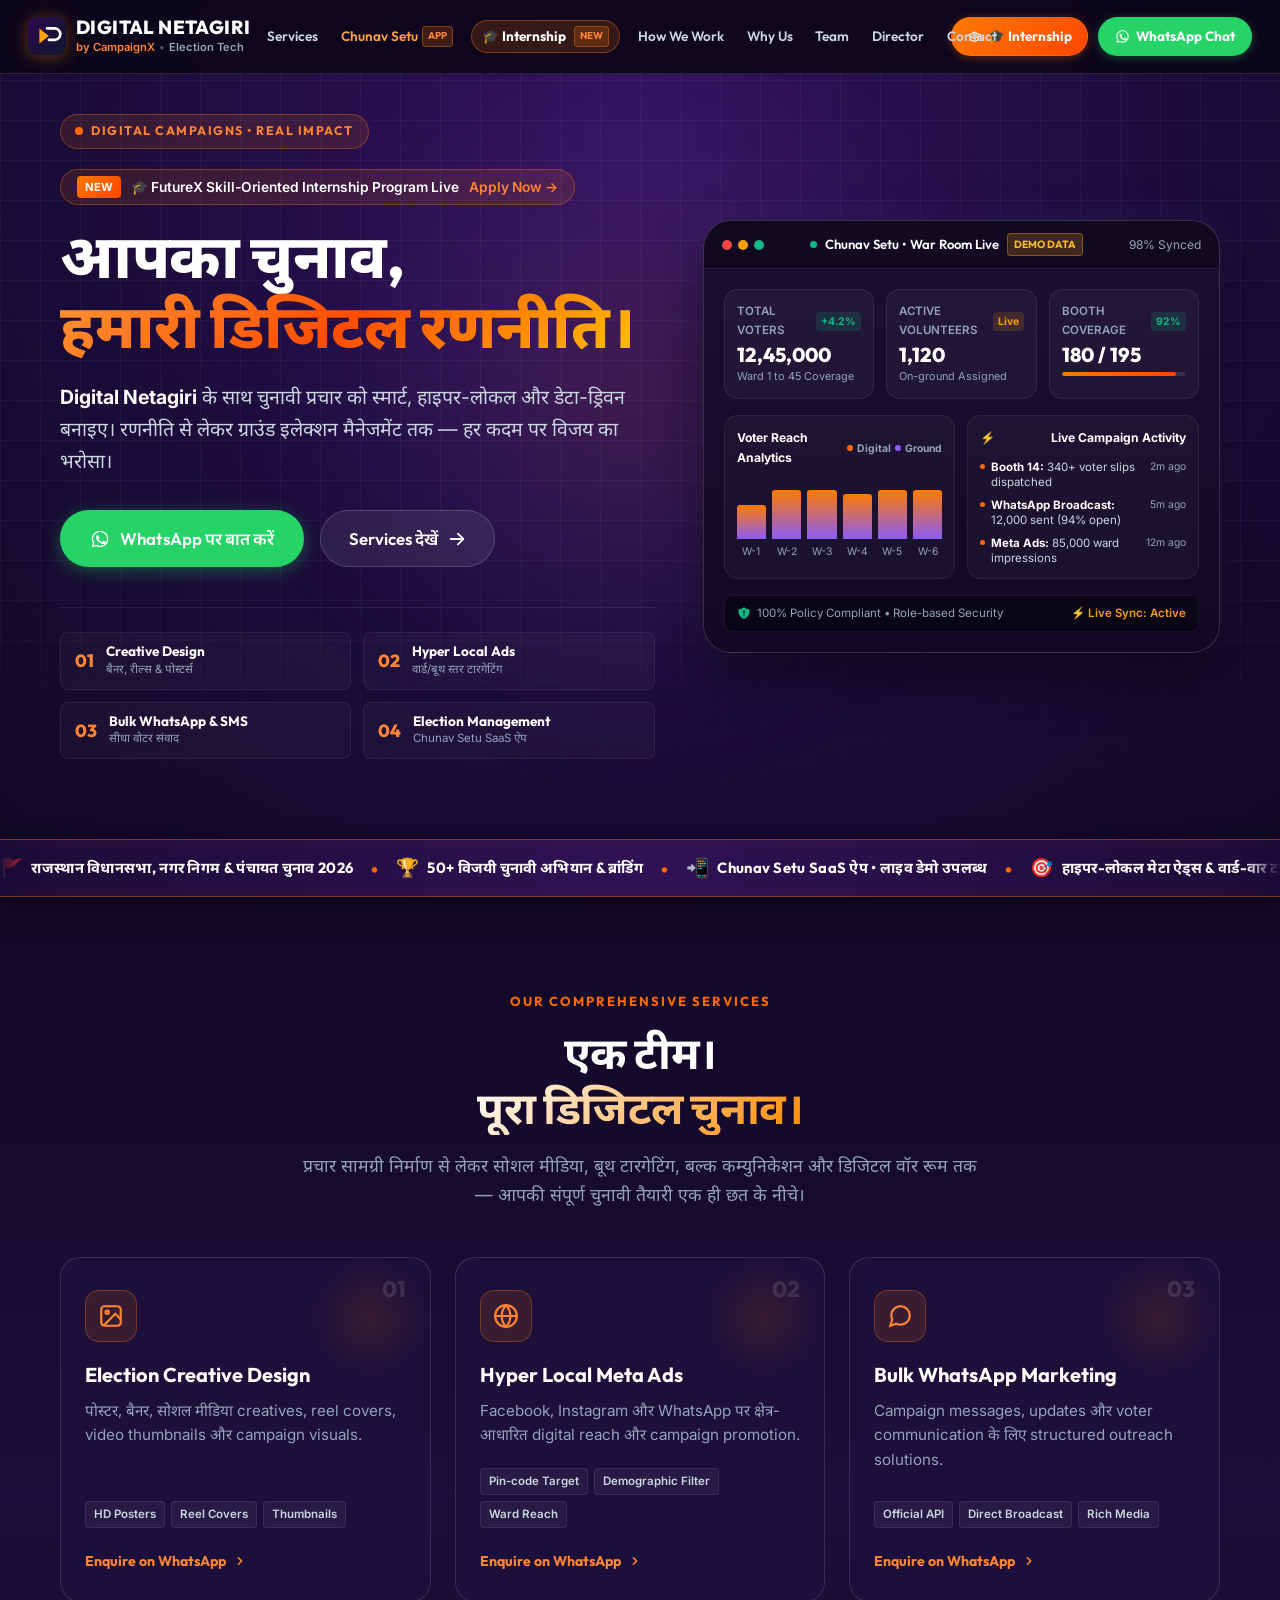
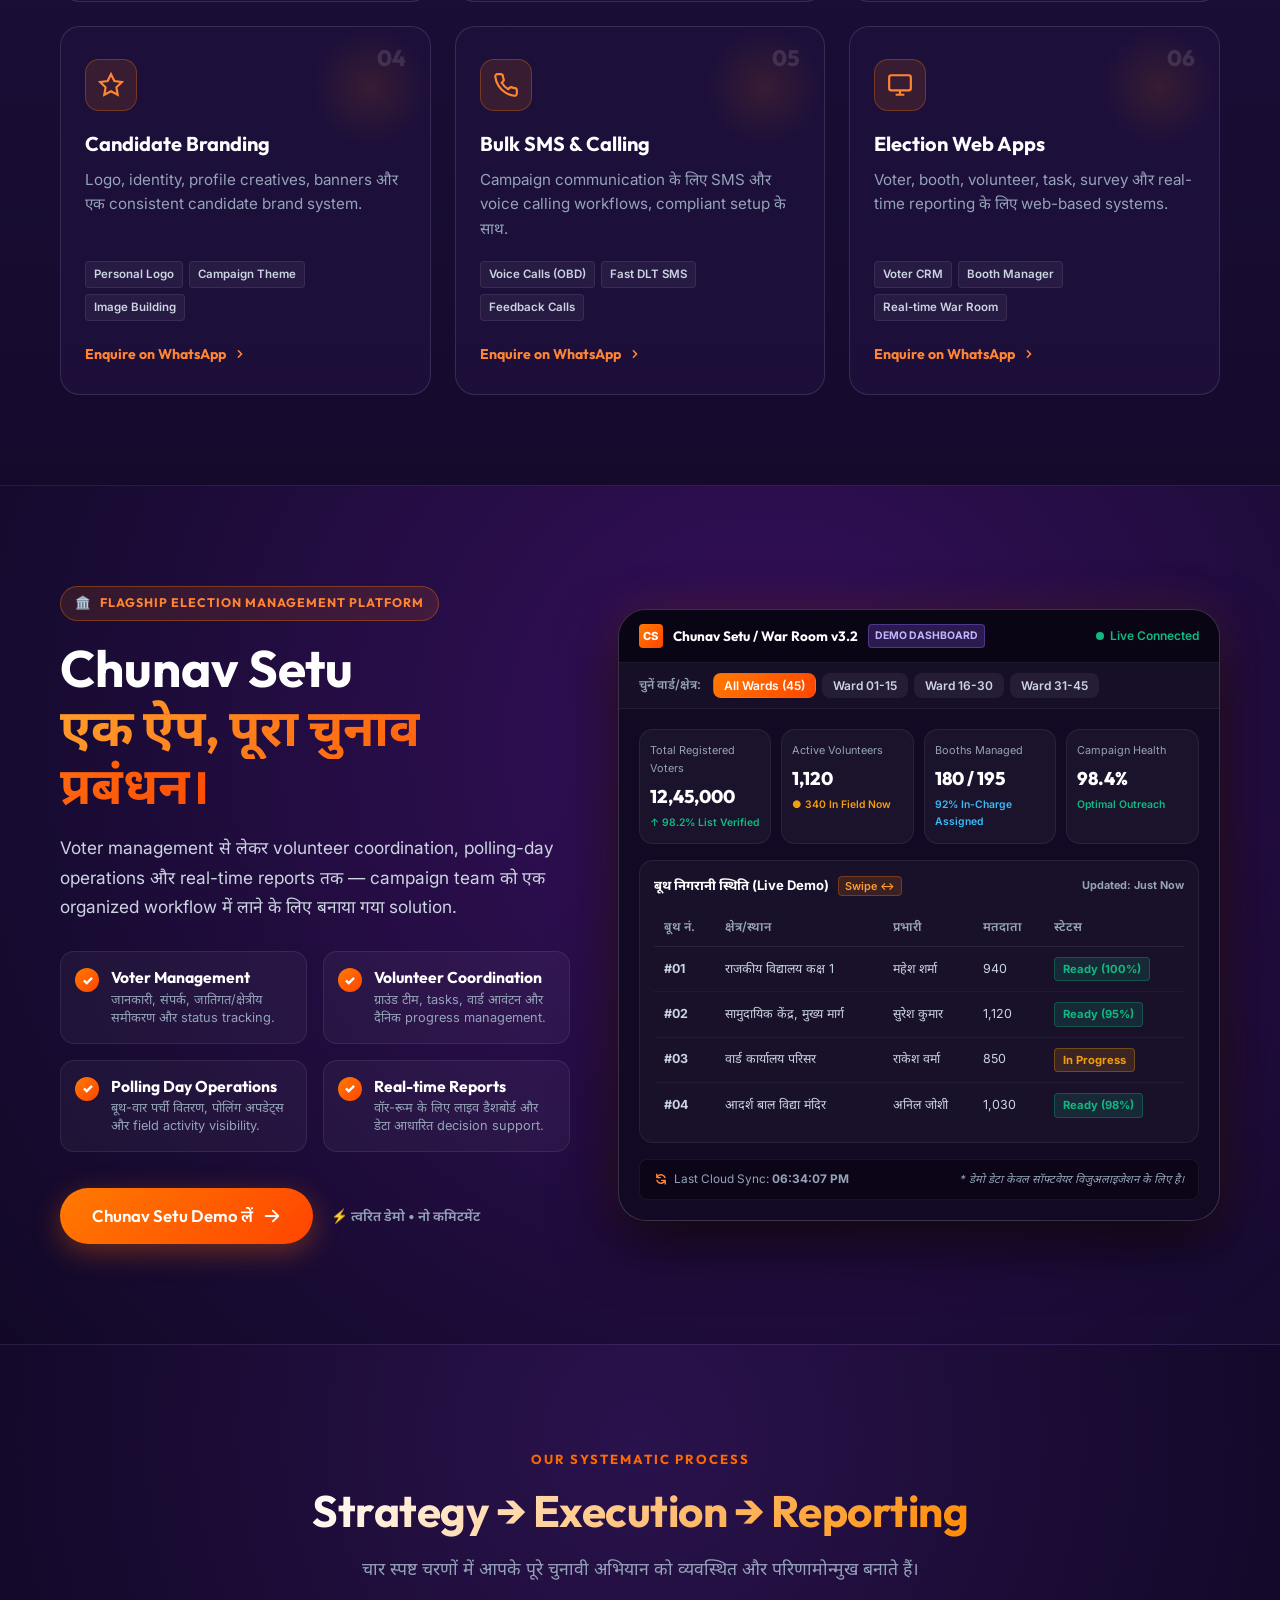
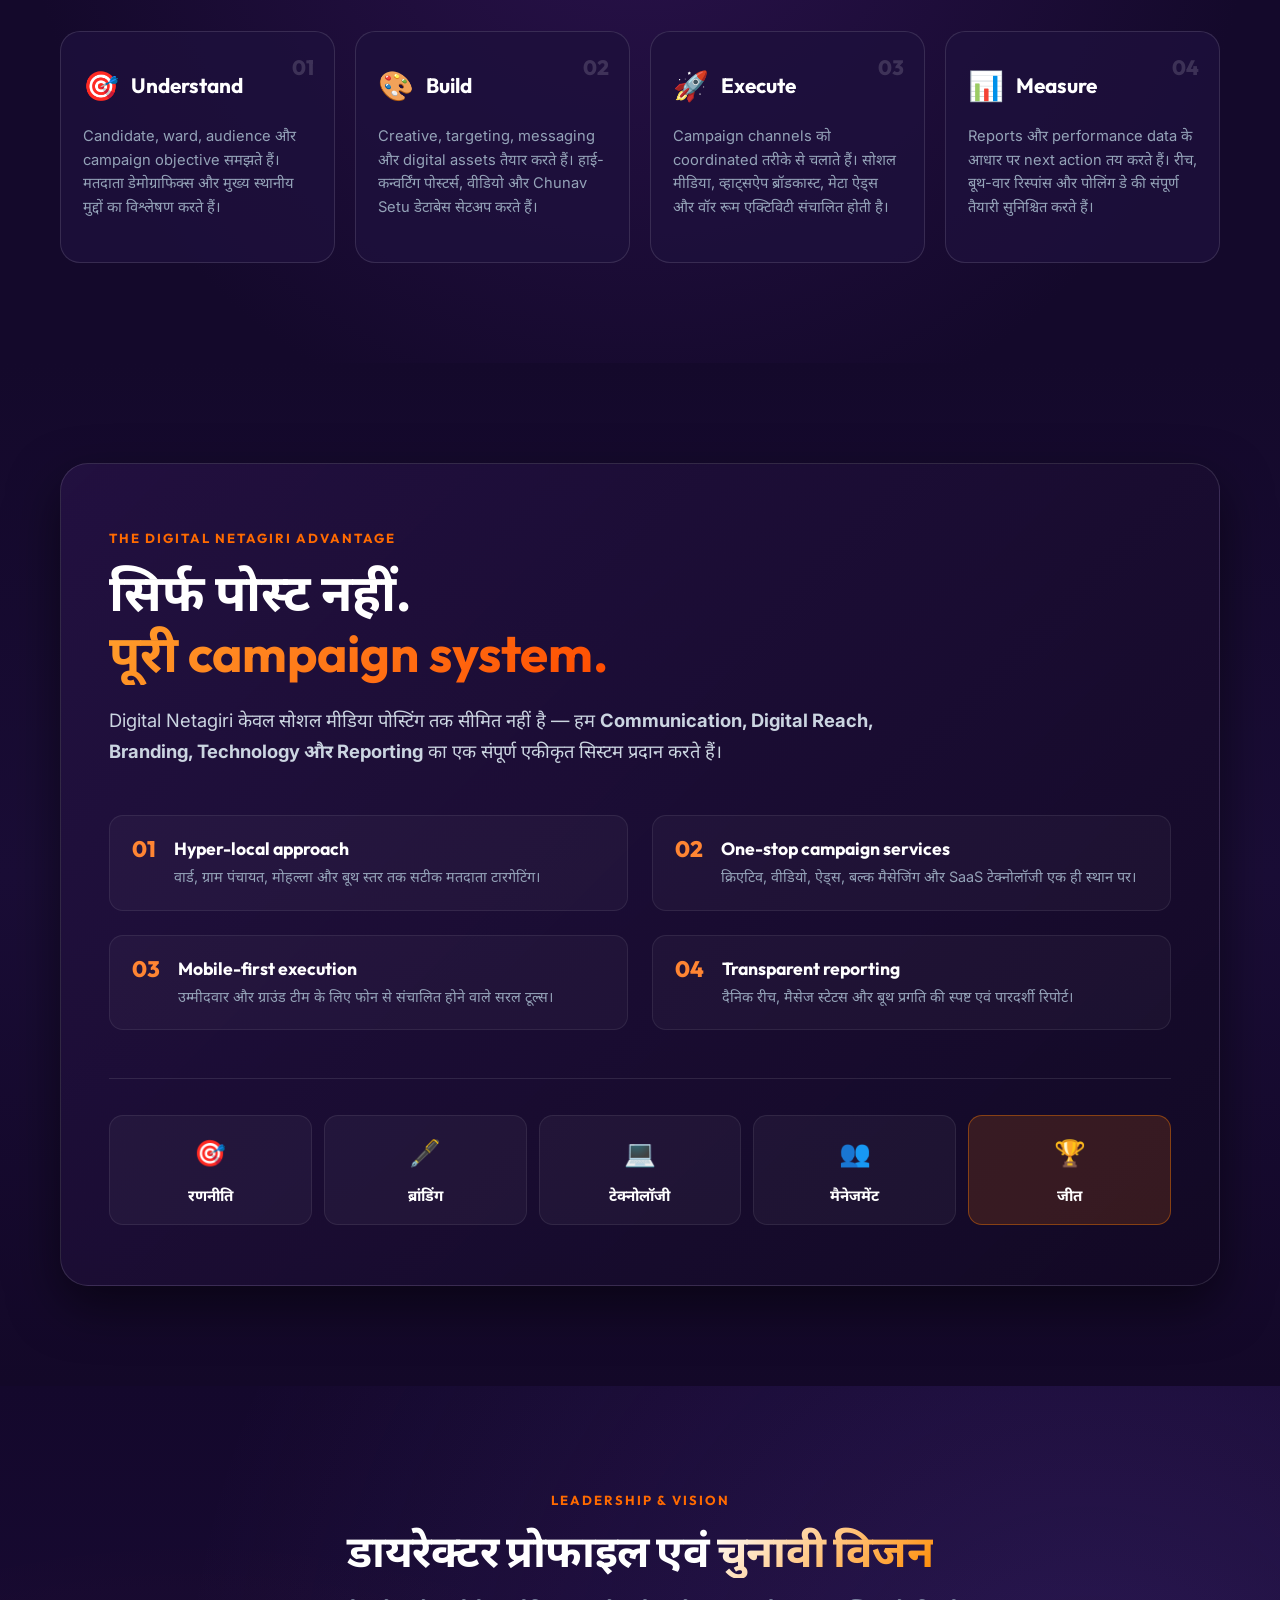
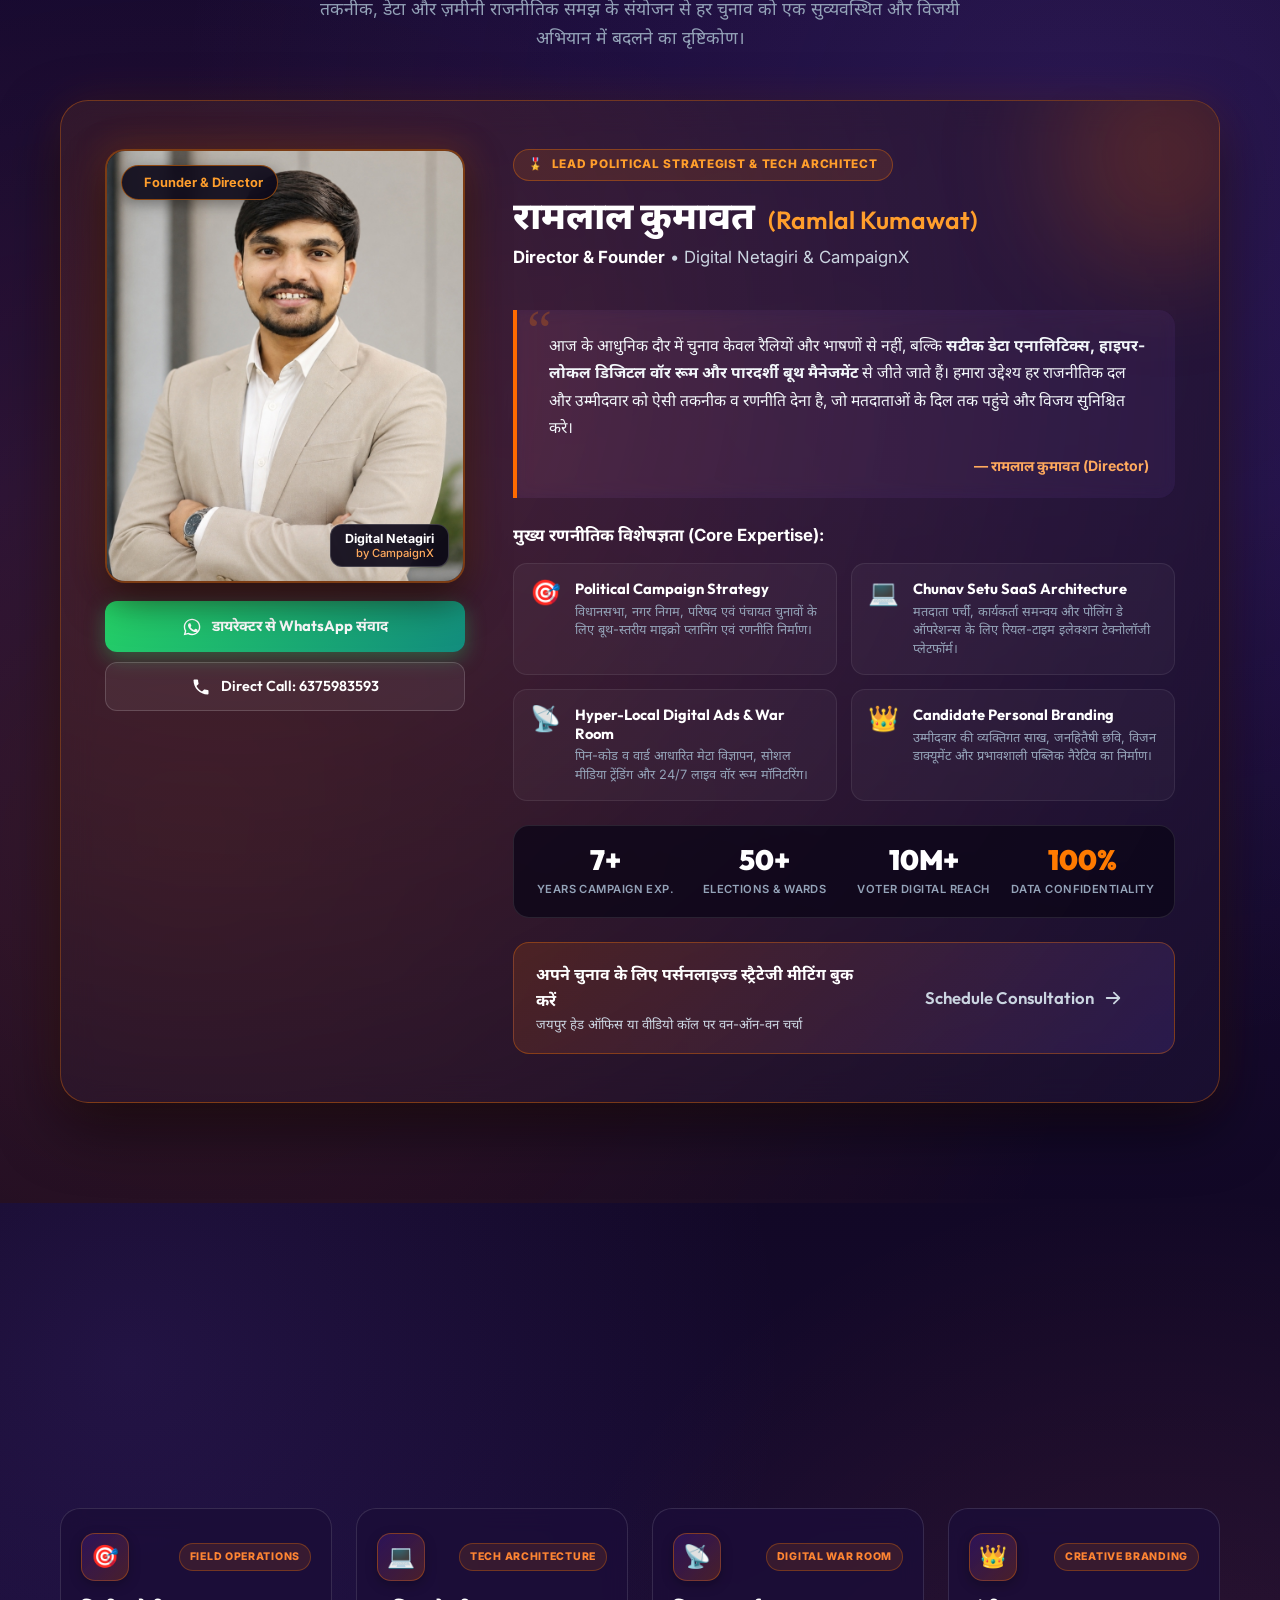
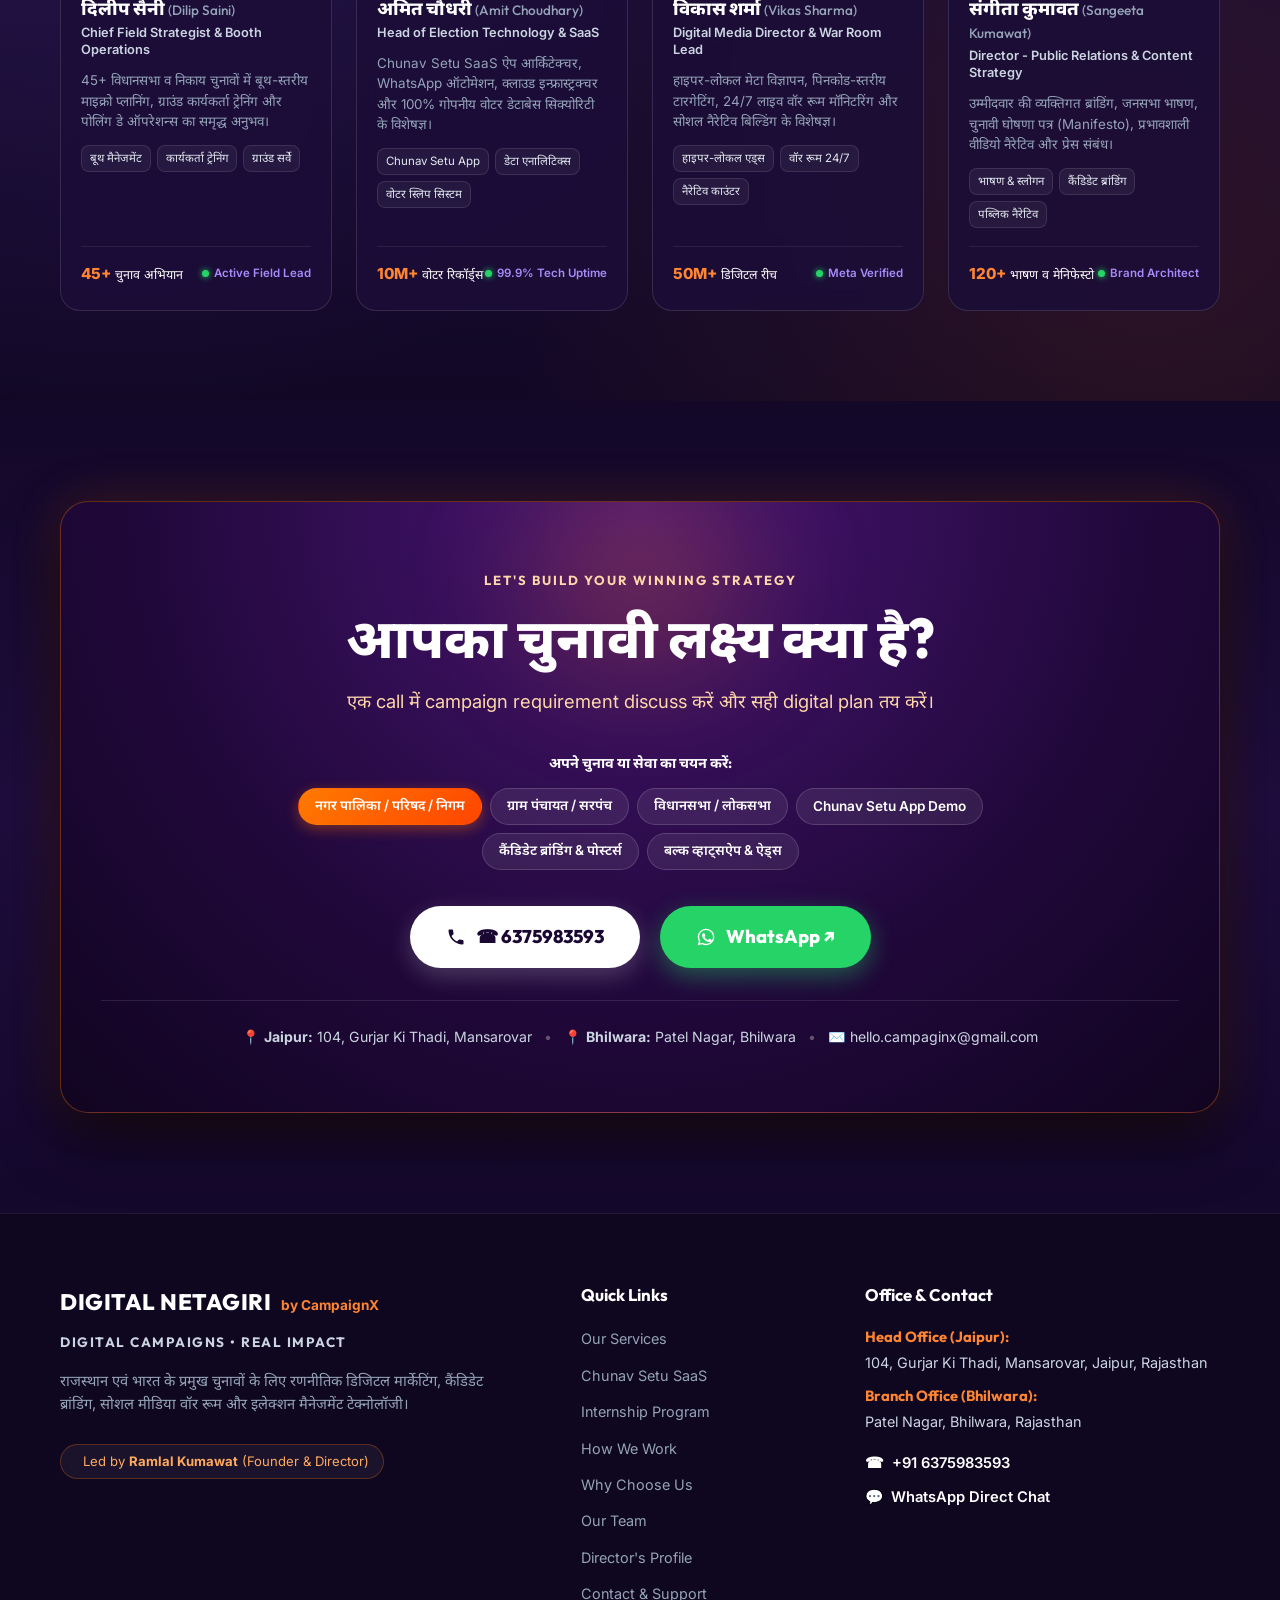
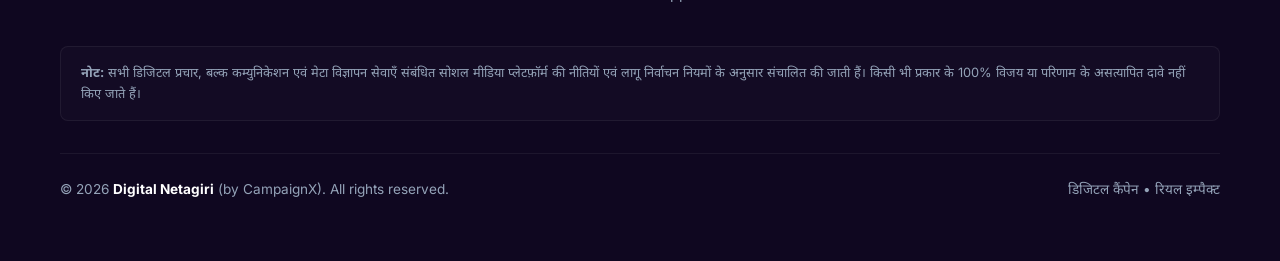
<file: index.html>
<!DOCTYPE html>
<html lang="hi" dir="ltr">
<head>
  <meta charset="UTF-8">
  <meta name="viewport" content="width=device-width, initial-scale=1.0">
  <meta http-equiv="X-UA-Compatible" content="IE=edge">
  
  <title>Digital Netagiri • Powered by CampaignX | चुनावी डिजिटल रणनीति एवं इलेक्शन टेक्नोलॉजी</title>
  <meta name="description" content="Digital Netagiri (by CampaignX) - राजस्थान एवं भारत के चुनावों के लिए प्रीमियर पॉलिटिकल डिजिटल मार्केटिंग, कैंडिडेट ब्रांडिंग, हाइपर-लोकल ऐड्स और Chunav Setu इलेक्शन मैनेजमेंट सिस्टम।">
  <meta name="keywords" content="Digital Netagiri, CampaignX, Chunav Setu, Political Campaign Agency, Election Management App, Hyper Local Meta Ads, Candidate Branding, Jaipur, Bhilwara, Rajasthan">
  <meta name="author" content="Digital Netagiri / CampaignX">

  <!-- Open Graph / Meta -->
  <meta property="og:type" content="website">
  <meta property="og:title" content="Digital Netagiri • Powered by CampaignX">
  <meta property="og:description" content="आपका चुनाव, हमारी डिजिटल रणनीति। Digital Netagiri के साथ चुनावी प्रचार को स्मार्ट, हाइपर-लोकल और डेटा-ड्रिवन बनाइए।">
  <meta property="og:image" content="assets/img_cx.jpg">
  
  <meta name="theme-color" content="#1a092b">

  <!-- Google Fonts: Noto Sans Devanagari, Outfit, Inter -->
  <link rel="preconnect" href="https://fonts.googleapis.com">
  <link rel="preconnect" href="https://fonts.gstatic.com" crossorigin>
  <link href="https://fonts.googleapis.com/css2?family=Inter:wght@400;500;600;700&family=Noto+Sans+Devanagari:wght@400;500;600;700;800&family=Outfit:wght@500;600;700;800;900&display=swap" rel="stylesheet">

  <!-- Stylesheet -->
  <link rel="stylesheet" href="style.css">
</head>
<body>

  <!-- Root Application Container -->
  <div id="app"></div>

  <!-- Modular Component Scripts -->
  <script src="components/Header.js"></script>
  <script src="components/Hero.js"></script>
  <script src="components/Services.js"></script>
  <script src="components/ChunavSetu.js"></script>
  <script src="components/HowWeWork.js"></script>
  <script src="components/WhyUs.js"></script>
  <script src="components/Director.js"></script>
  <script src="components/Team.js"></script>
  <script src="components/Contact.js"></script>
  <script src="components/Footer.js"></script>
  <script src="components/MobileStickyBar.js"></script>
  <script src="components/ScrollToTop.js"></script>

  <!-- Application Orchestrator -->
  <script src="app.js"></script>

  <!-- Interactive Logic -->
  <script src="script.js"></script>
</body>
</html>
</file>
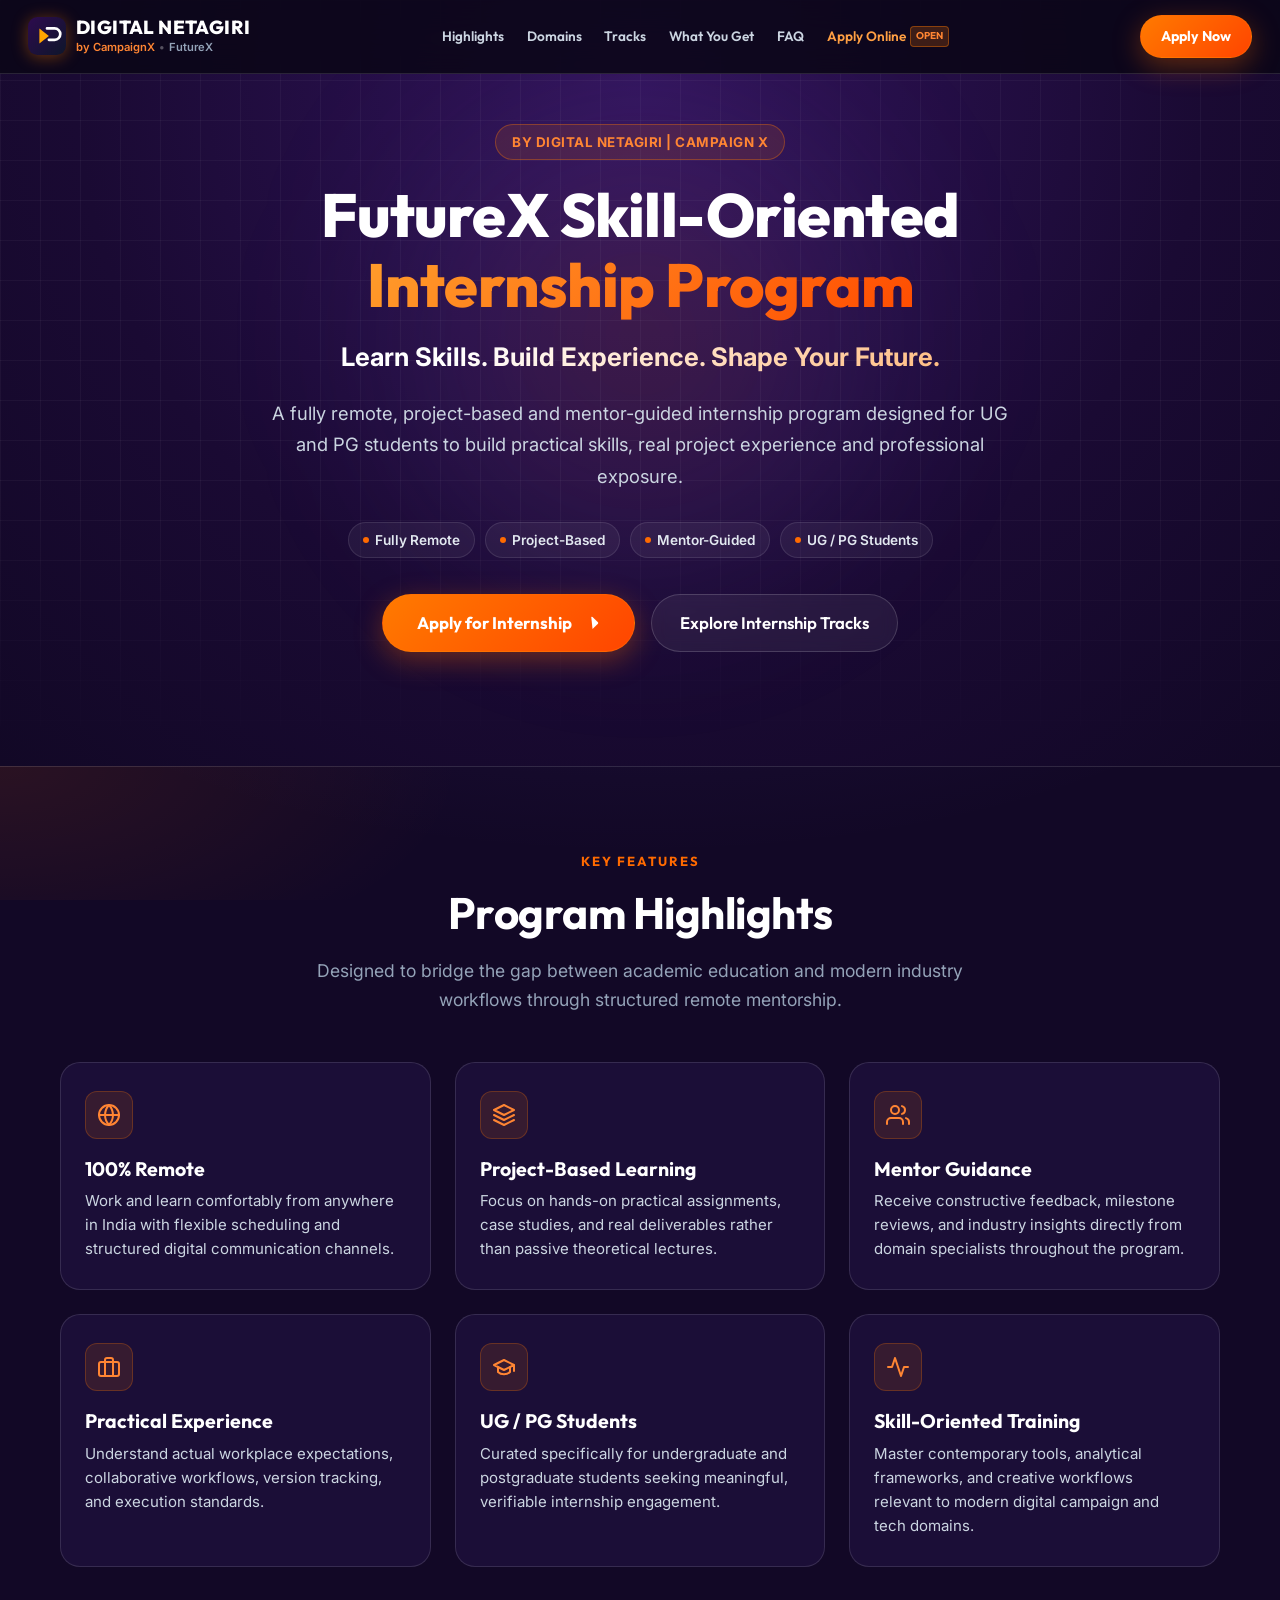
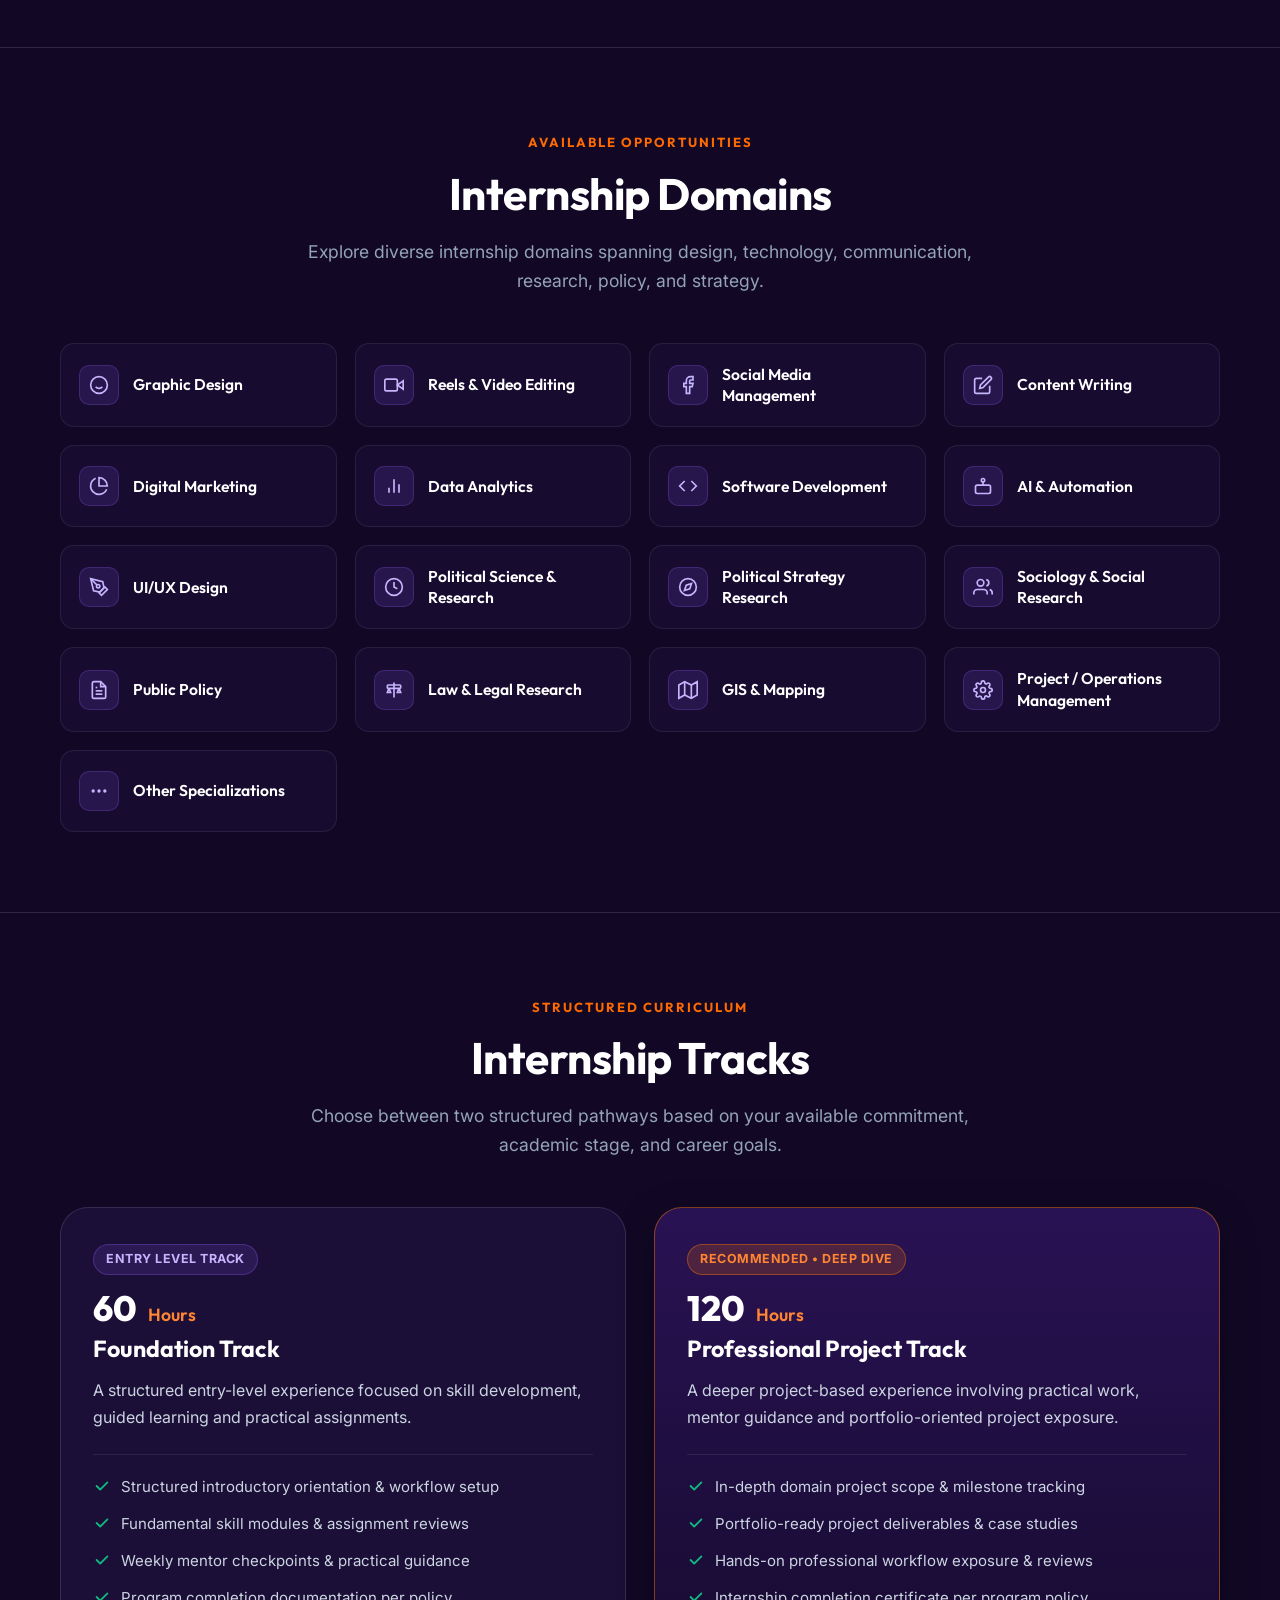
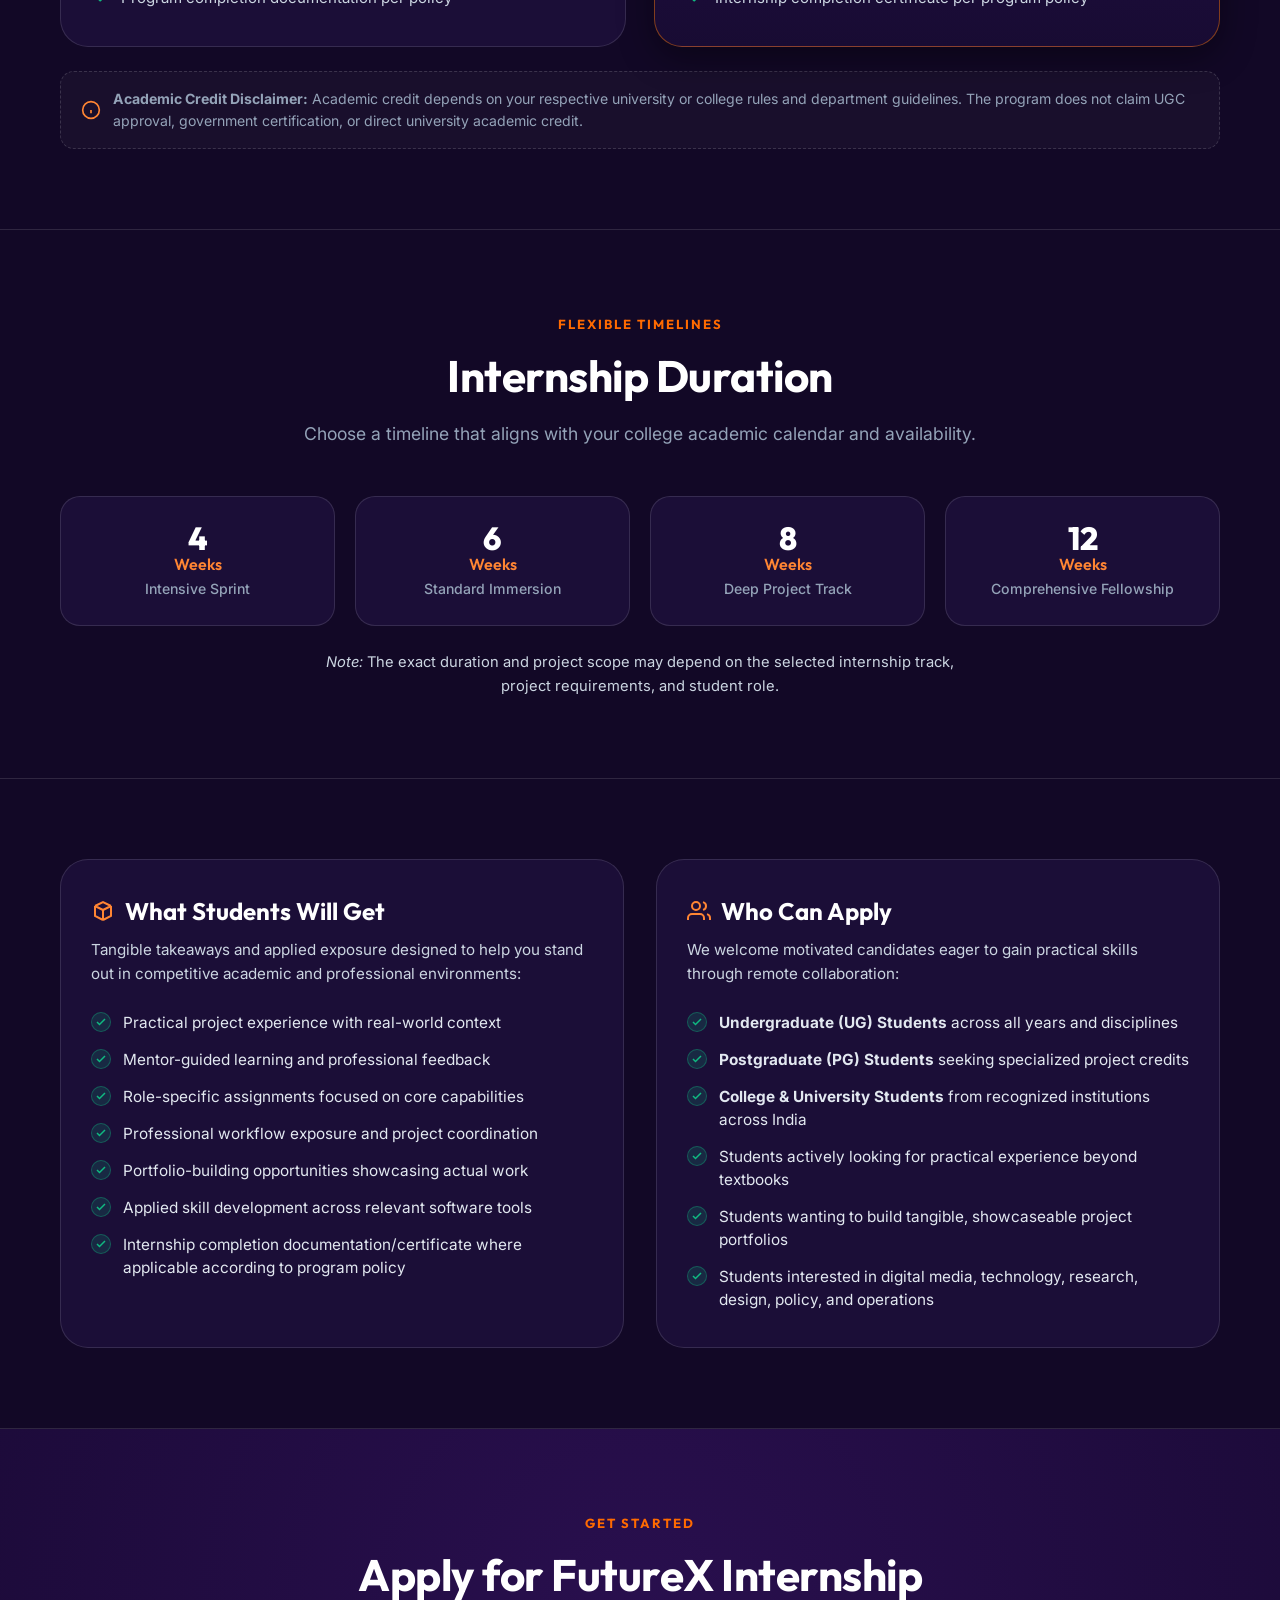
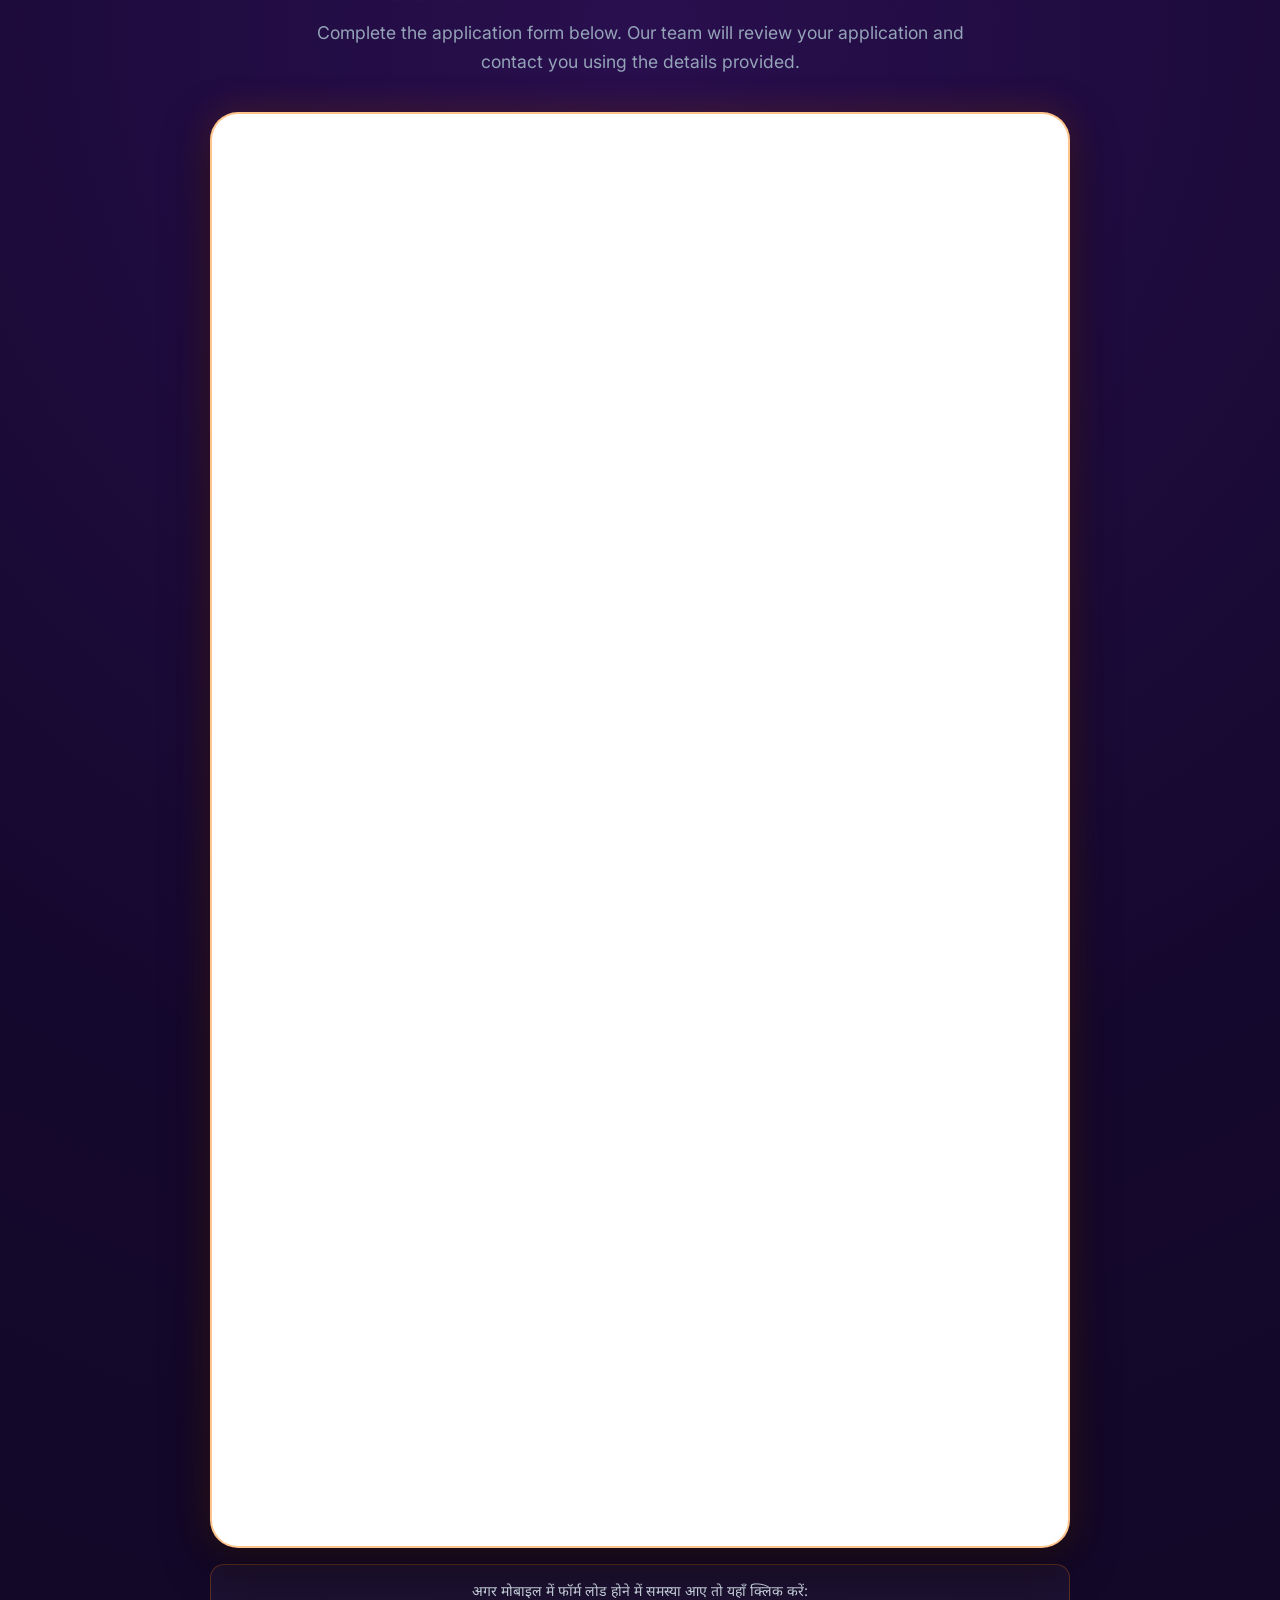
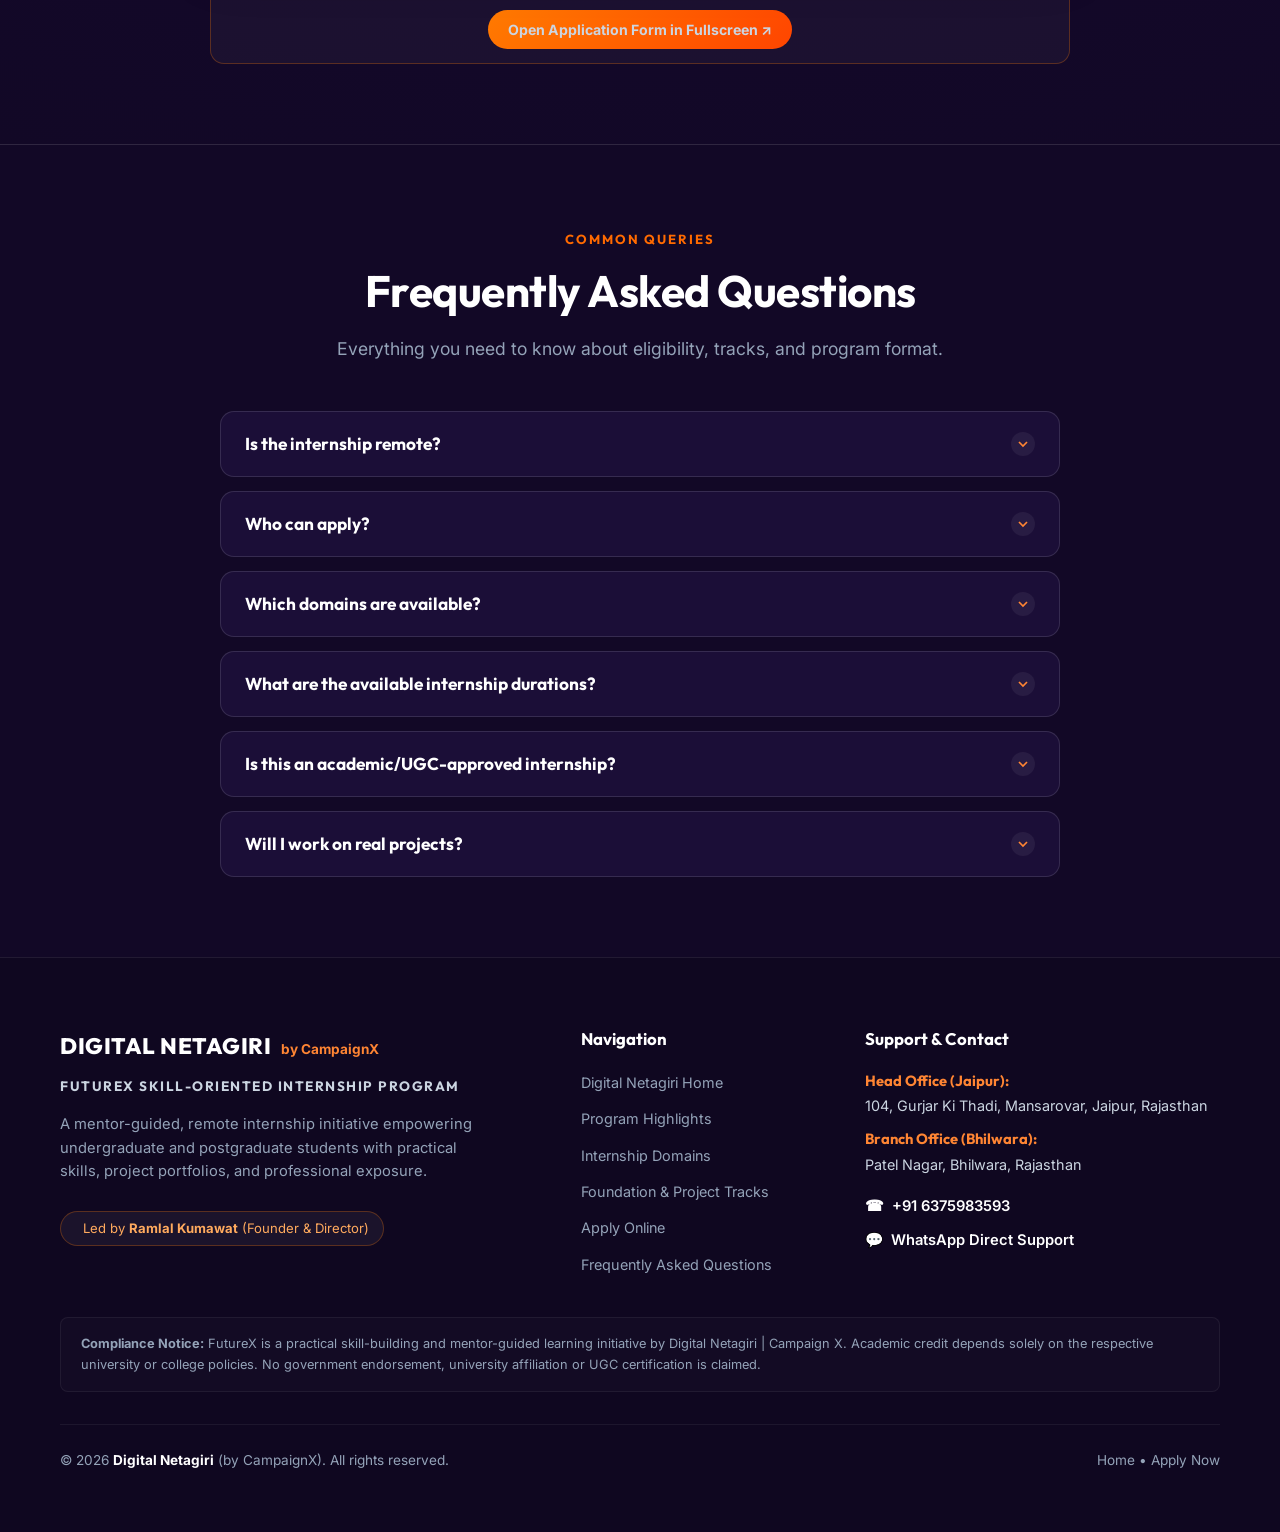
<file: internship/index.html>
<!DOCTYPE html>
<html lang="en" dir="ltr">
<head>
  <meta charset="UTF-8">
  <meta name="viewport" content="width=device-width, initial-scale=1.0">
  <meta http-equiv="X-UA-Compatible" content="IE=edge">
  
  <title>FutureX Skill-Oriented Internship Program | Digital Netagiri</title>
  <meta name="description" content="Apply for the FutureX Skill-Oriented Internship Program by Digital Netagiri | Campaign X. A remote, project-based and mentor-guided internship program for UG and PG students.">
  <meta name="keywords" content="FutureX Internship, Remote Internship, Student Internship, Online Internship, Skill Oriented Internship, Digital Netagiri Internship, Campaign X Internship, Project Based Internship">
  <meta name="author" content="Digital Netagiri / Campaign X">
  <link rel="canonical" href="https://digitalnetagiri.online/internship">

  <!-- Open Graph / Meta -->
  <meta property="og:type" content="website">
  <meta property="og:title" content="FutureX Skill-Oriented Internship Program | Digital Netagiri">
  <meta property="og:description" content="Learn Skills. Build Experience. Shape Your Future. A fully remote, project-based and mentor-guided internship program for UG & PG students.">
  <meta property="og:url" content="https://digitalnetagiri.online/internship">
  <meta property="og:image" content="../assets/img_cx.jpg">
  
  <meta name="theme-color" content="#120826">

  <!-- Google Fonts: Inter, Noto Sans Devanagari, Outfit -->
  <link rel="preconnect" href="https://fonts.googleapis.com">
  <link rel="preconnect" href="https://fonts.gstatic.com" crossorigin>
  <link href="https://fonts.googleapis.com/css2?family=Inter:wght@400;500;600;700&family=Noto+Sans+Devanagari:wght@400;500;600;700;800&family=Outfit:wght@500;600;700;800;900&display=swap" rel="stylesheet">

  <!-- Stylesheet -->
  <link rel="stylesheet" href="/style.css">
  <link rel="stylesheet" href="../style.css">
</head>
<body>

  <!-- ========================================================
       STICKY HEADER
       ======================================================== -->
  <header class="site-header" id="header">
    <div class="container header-container">
      <a href="/" class="brand-logo" aria-label="Digital Netagiri Homepage">
        <div class="brand-badge-icon">
          <span class="logo-accent-glow"></span>
          <svg viewBox="0 0 40 40" class="logo-svg" fill="none" xmlns="http://www.w3.org/2000/svg">
            <rect width="40" height="40" rx="10" fill="url(#logo-grad)"/>
            <path d="M12 28V12L22 20L12 28Z" fill="#FFA500"/>
            <path d="M20 12L28 12C31.3137 12 34 14.6863 34 18C34 21.3137 31.3137 24 28 24H22" stroke="#FFFFFF" stroke-width="2.8" stroke-linecap="round"/>
            <defs>
              <linearGradient id="logo-grad" x1="0" y1="0" x2="40" y2="40" gradientUnits="userSpaceOnUse">
                <stop stop-color="#2D0B4E"/>
                <stop offset="1" stop-color="#0E162B"/>
              </linearGradient>
            </defs>
          </svg>
        </div>
        <div class="brand-text">
          <div class="brand-main">
            <span class="brand-name">DIGITAL NETAGIRI</span>
          </div>
          <div class="brand-sub">
            <span class="sub-badge">by CampaignX</span>
            <span class="sub-dot">•</span>
            <span class="sub-tag">FutureX</span>
          </div>
        </div>
      </a>

      <!-- Desktop Navigation -->
      <nav class="desktop-nav" aria-label="Primary Navigation">
        <ul class="nav-list">
          <li><a href="#highlights" class="nav-link">Highlights</a></li>
          <li><a href="#domains" class="nav-link">Domains</a></li>
          <li><a href="#tracks" class="nav-link">Tracks</a></li>
          <li><a href="#benefits" class="nav-link">What You Get</a></li>
          <li><a href="#faq" class="nav-link">FAQ</a></li>
          <li><a href="#apply" class="nav-link nav-highlight">Apply Online <span class="nav-pill">Open</span></a></li>
        </ul>
      </nav>

      <!-- Header Action -->
      <div class="header-action">
        <a href="#apply" class="btn btn-apply-primary" style="padding: 9px 20px; font-size: 0.88rem;">
          <span>Apply Now</span>
        </a>

        <!-- Mobile Menu Toggle Button -->
        <button class="mobile-menu-btn" id="mobileMenuBtn" aria-label="Open Navigation Menu" aria-expanded="false" aria-controls="mobileDrawer">
          <span class="hamburger-line"></span>
          <span class="hamburger-line"></span>
          <span class="hamburger-line"></span>
        </button>
      </div>
    </div>

    <!-- Mobile Slide Drawer -->
    <div class="mobile-drawer" id="mobileDrawer" aria-hidden="true">
      <div class="mobile-drawer-content">
        <div class="mobile-drawer-header">
          <div>
            <div class="mobile-brand-title">FutureX Internship</div>
            <div class="mobile-brand-sub">by Digital Netagiri | Campaign X</div>
          </div>
          <button class="mobile-drawer-close-btn" id="mobileDrawerCloseBtn" aria-label="Close Navigation Menu" title="Close Menu">
            <svg viewBox="0 0 24 24" width="22" height="22" fill="none" stroke="currentColor" stroke-width="2.2" stroke-linecap="round" stroke-linejoin="round">
              <line x1="18" y1="6" x2="6" y2="18"></line>
              <line x1="6" y1="6" x2="18" y2="18"></line>
            </svg>
          </button>
        </div>
        <ul class="mobile-nav-list">
          <li><a href="/" class="mobile-nav-link">Home Website ↗</a></li>
          <li><a href="#highlights" class="mobile-nav-link">Program Highlights</a></li>
          <li><a href="#domains" class="mobile-nav-link">Internship Domains</a></li>
          <li><a href="#tracks" class="mobile-nav-link">Tracks & Hours</a></li>
          <li><a href="#benefits" class="mobile-nav-link">What You Get</a></li>
          <li><a href="#eligibility" class="mobile-nav-link">Who Can Apply</a></li>
          <li><a href="#faq" class="mobile-nav-link">Frequently Asked Questions</a></li>
          <li><a href="#apply" class="mobile-nav-link" style="color: var(--orange-light); font-weight: 700;">Apply for Internship <span class="badge-mini">Online</span></a></li>
        </ul>
        <div class="mobile-drawer-footer">
          <a href="#apply" class="btn btn-apply-primary">
            <span>Fill Application Form</span>
          </a>
          <a href="https://wa.me/916375983593?text=%E0%A4%A8%E0%A4%AE%E0%A4%B8%E0%A5%8D%E0%A4%A4%E0%A5%87%20Digital%20Netagiri%2C%20%E0%A4%AE%E0%A5%81%E0%A4%9D%E0%A5%87%20FutureX%20Internship%20Program%20%E0%A4%95%E0%A5%87%20%E0%A4%AC%E0%A4%BE%E0%A4%B0%E0%A5%87%20%E0%A4%AE%E0%A5%87%E0%A4%82%20%E0%A4%9C%E0%A4%BE%E0%A4%A8%E0%A4%95%E0%A4%BE%E0%A4%B0%E0%A5%80%20%E0%A4%9A%E0%A4%BE%E0%A4%B9%E0%A4%BF%E0%A4%8F%E0%A5%A4" target="_blank" rel="noopener noreferrer" class="btn btn-whatsapp">
            <span>WhatsApp Support</span>
          </a>
        </div>
      </div>
    </div>
  </header>

  <main id="main-content">

    <!-- ========================================================
         1. HERO SECTION
         ======================================================== -->
    <section class="internship-hero" id="hero">
      <div class="hero-bg-glow"></div>
      <div class="hero-bg-grid"></div>

      <div class="container">
        <div class="internship-hero-content">
          <div class="brand-program-pill">
            <span>By Digital Netagiri | Campaign X</span>
          </div>

          <h1 class="internship-hero-title">
            FutureX Skill-Oriented<br>
            <span class="gradient-text-orange">Internship Program</span>
          </h1>

          <div class="internship-hero-subheading">
            Learn Skills. Build Experience. Shape Your Future.
          </div>

          <p class="internship-hero-desc">
            A fully remote, project-based and mentor-guided internship program designed for UG and PG students to build practical skills, real project experience and professional exposure.
          </p>

          <div class="internship-tags-row">
            <span class="internship-tag-pill">
              <span class="internship-tag-dot"></span>
              Fully Remote
            </span>
            <span class="internship-tag-pill">
              <span class="internship-tag-dot"></span>
              Project-Based
            </span>
            <span class="internship-tag-pill">
              <span class="internship-tag-dot"></span>
              Mentor-Guided
            </span>
            <span class="internship-tag-pill">
              <span class="internship-tag-dot"></span>
              UG / PG Students
            </span>
          </div>

          <div class="internship-cta-group">
            <a href="#apply" class="btn btn-apply-primary" id="heroApplyCta">
              <span>Apply for Internship</span>
              <svg viewBox="0 0 20 20" class="btn-arrow" fill="currentColor">
                <path fill-rule="evenodd" d="M10.293 3.293a1 1 0 011.414 0l6 6a1 1 0 010 1.414l-6 6a1 1 0 01-1.414L14.586 11H3a1 1 0 110-2h11.586l-4.293-4.293a1 1 0 010-1.414z" clip-rule="evenodd"/>
              </svg>
            </a>
            <a href="#tracks" class="btn btn-explore-secondary" id="heroTracksCta">
              <span>Explore Internship Tracks</span>
            </a>
          </div>
        </div>
      </div>
    </section>

    <!-- ========================================================
         2. PROGRAM HIGHLIGHTS
         ======================================================== -->
    <section class="internship-section" id="highlights">
      <div class="container">
        <div class="section-header text-center">
          <span class="section-eyebrow">Key Features</span>
          <h2 class="section-title">Program Highlights</h2>
          <p class="section-desc">
            Designed to bridge the gap between academic education and modern industry workflows through structured remote mentorship.
          </p>
        </div>

        <div class="highlights-grid">
          <!-- Item 1 -->
          <div class="highlight-card">
            <div class="highlight-icon-box">
              <svg viewBox="0 0 24 24" fill="none" stroke="currentColor" stroke-width="2" stroke-linecap="round" stroke-linejoin="round">
                <circle cx="12" cy="12" r="10"></circle>
                <line x1="2" y1="12" x2="22" y2="12"></line>
                <path d="M12 2a15.3 15.3 0 0 1 4 10 15.3 15.3 0 0 1-4 10 15.3 15.3 0 0 1-4-10 15.3 15.3 0 0 1 4-10z"></path>
              </svg>
            </div>
            <h3 class="highlight-title">100% Remote</h3>
            <p class="highlight-desc">
              Work and learn comfortably from anywhere in India with flexible scheduling and structured digital communication channels.
            </p>
          </div>

          <!-- Item 2 -->
          <div class="highlight-card">
            <div class="highlight-icon-box">
              <svg viewBox="0 0 24 24" fill="none" stroke="currentColor" stroke-width="2" stroke-linecap="round" stroke-linejoin="round">
                <polygon points="12 2 2 7 12 12 22 7 12 2"></polygon>
                <polyline points="2 17 12 22 22 17"></polyline>
                <polyline points="2 12 12 17 22 12"></polyline>
              </svg>
            </div>
            <h3 class="highlight-title">Project-Based Learning</h3>
            <p class="highlight-desc">
              Focus on hands-on practical assignments, case studies, and real deliverables rather than passive theoretical lectures.
            </p>
          </div>

          <!-- Item 3 -->
          <div class="highlight-card">
            <div class="highlight-icon-box">
              <svg viewBox="0 0 24 24" fill="none" stroke="currentColor" stroke-width="2" stroke-linecap="round" stroke-linejoin="round">
                <path d="M17 21v-2a4 4 0 0 0-4-4H5a4 4 0 0 0-4 4v2"></path>
                <circle cx="9" cy="7" r="4"></circle>
                <path d="M23 21v-2a4 4 0 0 0-3-3.87"></path>
                <path d="M16 3.13a4 4 0 0 1 0 7.75"></path>
              </svg>
            </div>
            <h3 class="highlight-title">Mentor Guidance</h3>
            <p class="highlight-desc">
              Receive constructive feedback, milestone reviews, and industry insights directly from domain specialists throughout the program.
            </p>
          </div>

          <!-- Item 4 -->
          <div class="highlight-card">
            <div class="highlight-icon-box">
              <svg viewBox="0 0 24 24" fill="none" stroke="currentColor" stroke-width="2" stroke-linecap="round" stroke-linejoin="round">
                <rect x="2" y="7" width="20" height="14" rx="2" ry="2"></rect>
                <path d="M16 21V5a2 2 0 0 0-2-2h-4a2 2 0 0 0-2 2v16"></path>
              </svg>
            </div>
            <h3 class="highlight-title">Practical Experience</h3>
            <p class="highlight-desc">
              Understand actual workplace expectations, collaborative workflows, version tracking, and execution standards.
            </p>
          </div>

          <!-- Item 5 -->
          <div class="highlight-card">
            <div class="highlight-icon-box">
              <svg viewBox="0 0 24 24" fill="none" stroke="currentColor" stroke-width="2" stroke-linecap="round" stroke-linejoin="round">
                <path d="M22 10v6M2 10l10-5 10 5-10 5z"></path>
                <path d="M6 12v5c3 3 9 3 12 0v-5"></path>
              </svg>
            </div>
            <h3 class="highlight-title">UG / PG Students</h3>
            <p class="highlight-desc">
              Curated specifically for undergraduate and postgraduate students seeking meaningful, verifiable internship engagement.
            </p>
          </div>

          <!-- Item 6 -->
          <div class="highlight-card">
            <div class="highlight-icon-box">
              <svg viewBox="0 0 24 24" fill="none" stroke="currentColor" stroke-width="2" stroke-linecap="round" stroke-linejoin="round">
                <polyline points="22 12 18 12 15 21 9 3 6 12 2 12"></polyline>
              </svg>
            </div>
            <h3 class="highlight-title">Skill-Oriented Training</h3>
            <p class="highlight-desc">
              Master contemporary tools, analytical frameworks, and creative workflows relevant to modern digital campaign and tech domains.
            </p>
          </div>
        </div>
      </div>
    </section>

    <!-- ========================================================
         3. INTERNSHIP DOMAINS
         ======================================================== -->
    <section class="internship-section" id="domains">
      <div class="container">
        <div class="section-header text-center">
          <span class="section-eyebrow">Available Opportunities</span>
          <h2 class="section-title">Internship Domains</h2>
          <p class="section-desc">
            Explore diverse internship domains spanning design, technology, communication, research, policy, and strategy.
          </p>
        </div>

        <div class="domains-grid">
          <!-- 1 -->
          <div class="domain-card">
            <div class="domain-icon-circle">
              <svg viewBox="0 0 24 24" fill="none" stroke="currentColor" stroke-width="2">
                <circle cx="12" cy="12" r="10"></circle>
                <path d="M8 14s1.5 2 4 2 4-2 4-2"></path>
                <line x1="9" y1="9" x2="9.01" y2="9"></line>
                <line x1="15" y1="9" x2="15.01" y2="9"></line>
              </svg>
            </div>
            <div class="domain-name">Graphic Design</div>
          </div>

          <!-- 2 -->
          <div class="domain-card">
            <div class="domain-icon-circle">
              <svg viewBox="0 0 24 24" fill="none" stroke="currentColor" stroke-width="2">
                <polygon points="23 7 16 12 23 17 23 7"></polygon>
                <rect x="1" y="5" width="15" height="14" rx="2" ry="2"></rect>
              </svg>
            </div>
            <div class="domain-name">Reels & Video Editing</div>
          </div>

          <!-- 3 -->
          <div class="domain-card">
            <div class="domain-icon-circle">
              <svg viewBox="0 0 24 24" fill="none" stroke="currentColor" stroke-width="2">
                <path d="M18 2h-3a5 5 0 0 0-5 5v3H7v4h3v8h4v-8h3l1-4h-4V7a1 1 0 0 1 1-1h3z"></path>
              </svg>
            </div>
            <div class="domain-name">Social Media Management</div>
          </div>

          <!-- 4 -->
          <div class="domain-card">
            <div class="domain-icon-circle">
              <svg viewBox="0 0 24 24" fill="none" stroke="currentColor" stroke-width="2">
                <path d="M11 4H4a2 2 0 0 0-2 2v14a2 2 0 0 0 2 2h14a2 2 0 0 0 2-2v-7"></path>
                <path d="M18.5 2.5a2.121 2.121 0 0 1 3 3L12 15l-4 1 1-4 9.5-9.5z"></path>
              </svg>
            </div>
            <div class="domain-name">Content Writing</div>
          </div>

          <!-- 5 -->
          <div class="domain-card">
            <div class="domain-icon-circle">
              <svg viewBox="0 0 24 24" fill="none" stroke="currentColor" stroke-width="2">
                <path d="M21.21 15.89A10 10 0 1 1 8 2.83"></path>
                <path d="M22 12A10 10 0 0 0 12 2v10z"></path>
              </svg>
            </div>
            <div class="domain-name">Digital Marketing</div>
          </div>

          <!-- 6 -->
          <div class="domain-card">
            <div class="domain-icon-circle">
              <svg viewBox="0 0 24 24" fill="none" stroke="currentColor" stroke-width="2">
                <line x1="18" y1="20" x2="18" y2="10"></line>
                <line x1="12" y1="20" x2="12" y2="4"></line>
                <line x1="6" y1="20" x2="6" y2="14"></line>
              </svg>
            </div>
            <div class="domain-name">Data Analytics</div>
          </div>

          <!-- 7 -->
          <div class="domain-card">
            <div class="domain-icon-circle">
              <svg viewBox="0 0 24 24" fill="none" stroke="currentColor" stroke-width="2">
                <polyline points="16 18 22 12 16 6"></polyline>
                <polyline points="8 6 2 12 8 18"></polyline>
              </svg>
            </div>
            <div class="domain-name">Software Development</div>
          </div>

          <!-- 8 -->
          <div class="domain-card">
            <div class="domain-icon-circle">
              <svg viewBox="0 0 24 24" fill="none" stroke="currentColor" stroke-width="2">
                <rect x="3" y="11" width="18" height="10" rx="2"></rect>
                <circle cx="12" cy="5" r="2"></circle>
                <path d="M12 7v4"></path>
                <line x1="8" y1="16" x2="8" y2="16"></line>
                <line x1="16" y1="16" x2="16" y2="16"></line>
              </svg>
            </div>
            <div class="domain-name">AI & Automation</div>
          </div>

          <!-- 9 -->
          <div class="domain-card">
            <div class="domain-icon-circle">
              <svg viewBox="0 0 24 24" fill="none" stroke="currentColor" stroke-width="2">
                <path d="M12 19l7-7 3 3-7 7-3-3z"></path>
                <path d="M18 13l-1.5-7.5L2 2l3.5 14.5L13 18l5-5z"></path>
                <path d="M2 2l7.586 7.586"></path>
                <circle cx="11" cy="11" r="2"></circle>
              </svg>
            </div>
            <div class="domain-name">UI/UX Design</div>
          </div>

          <!-- 10 -->
          <div class="domain-card">
            <div class="domain-icon-circle">
              <svg viewBox="0 0 24 24" fill="none" stroke="currentColor" stroke-width="2">
                <circle cx="12" cy="12" r="10"></circle>
                <path d="M12 6v6l4 2"></path>
              </svg>
            </div>
            <div class="domain-name">Political Science & Research</div>
          </div>

          <!-- 11 -->
          <div class="domain-card">
            <div class="domain-icon-circle">
              <svg viewBox="0 0 24 24" fill="none" stroke="currentColor" stroke-width="2">
                <circle cx="12" cy="12" r="10"></circle>
                <polygon points="16.24 7.76 14.12 14.12 7.76 16.24 9.88 9.88 16.24 7.76"></polygon>
              </svg>
            </div>
            <div class="domain-name">Political Strategy Research</div>
          </div>

          <!-- 12 -->
          <div class="domain-card">
            <div class="domain-icon-circle">
              <svg viewBox="0 0 24 24" fill="none" stroke="currentColor" stroke-width="2">
                <path d="M17 21v-2a4 4 0 0 0-4-4H5a4 4 0 0 0-4 4v2"></path>
                <circle cx="9" cy="7" r="4"></circle>
                <path d="M23 21v-2a4 4 0 0 0-3-3.87"></path>
                <path d="M16 3.13a4 4 0 0 1 0 7.75"></path>
              </svg>
            </div>
            <div class="domain-name">Sociology & Social Research</div>
          </div>

          <!-- 13 -->
          <div class="domain-card">
            <div class="domain-icon-circle">
              <svg viewBox="0 0 24 24" fill="none" stroke="currentColor" stroke-width="2">
                <path d="M14 2H6a2 2 0 0 0-2 2v16a2 2 0 0 0 2 2h12a2 2 0 0 0 2-2V8z"></path>
                <polyline points="14 2 14 8 20 8"></polyline>
                <line x1="16" y1="13" x2="8" y2="13"></line>
                <line x1="16" y1="17" x2="8" y2="17"></line>
                <polyline points="10 9 9 9 8 9"></polyline>
              </svg>
            </div>
            <div class="domain-name">Public Policy</div>
          </div>

          <!-- 14 -->
          <div class="domain-card">
            <div class="domain-icon-circle">
              <svg viewBox="0 0 24 24" fill="none" stroke="currentColor" stroke-width="2">
                <path d="M12 3v18"></path>
                <rect x="4" y="6" width="16" height="4" rx="1"></rect>
                <path d="M6 10l-2 5h4l-2-5"></path>
                <path d="M18 10l-2 5h4l-2-5"></path>
              </svg>
            </div>
            <div class="domain-name">Law & Legal Research</div>
          </div>

          <!-- 15 -->
          <div class="domain-card">
            <div class="domain-icon-circle">
              <svg viewBox="0 0 24 24" fill="none" stroke="currentColor" stroke-width="2">
                <polygon points="1 6 1 22 8 18 16 22 23 18 23 2 16 6 8 2 1 6"></polygon>
                <line x1="8" y1="2" x2="8" y2="18"></line>
                <line x1="16" y1="6" x2="16" y2="22"></line>
              </svg>
            </div>
            <div class="domain-name">GIS & Mapping</div>
          </div>

          <!-- 16 -->
          <div class="domain-card">
            <div class="domain-icon-circle">
              <svg viewBox="0 0 24 24" fill="none" stroke="currentColor" stroke-width="2">
                <circle cx="12" cy="12" r="3"></circle>
                <path d="M19.4 15a1.65 1.65 0 0 0 .33 1.82l.06.06a2 2 0 0 1 0 2.83 2 2 0 0 1-2.83 0l-.06-.06a1.65 1.65 0 0 0-1.82-.33 1.65 1.65 0 0 0-1 1.51V21a2 2 0 0 1-2 2 2 2 0 0 1-2-2v-.09A1.65 1.65 0 0 0 9 19.4a1.65 1.65 0 0 0-1.82.33l-.06.06a2 2 0 0 1-2.83 0 2 2 0 0 1 0-2.83l.06-.06a1.65 1.65 0 0 0 .33-1.82 1.65 1.65 0 0 0-1.51-1H3a2 2 0 0 1-2-2 2 2 0 0 1 2-2h.09A1.65 1.65 0 0 0 4.6 9a1.65 1.65 0 0 0-.33-1.82l-.06-.06a2 2 0 0 1 0-2.83 2 2 0 0 1 2.83 0l.06.06a1.65 1.65 0 0 0 1.82.33H9a1.65 1.65 0 0 0 1-1.51V3a2 2 0 0 1 2-2 2 2 0 0 1 2 2v.09a1.65 1.65 0 0 0 1 1.51 1.65 1.65 0 0 0 1.82-.33l.06-.06a2 2 0 0 1 2.83 0 2 2 0 0 1 0 2.83l-.06.06a1.65 1.65 0 0 0-.33 1.82V9a1.65 1.65 0 0 0 1.51 1H21a2 2 0 0 1 2 2 2 2 0 0 1-2 2h-.09a1.65 1.65 0 0 0-1.51 1z"></path>
              </svg>
            </div>
            <div class="domain-name">Project / Operations Management</div>
          </div>

          <!-- 17 -->
          <div class="domain-card">
            <div class="domain-icon-circle">
              <svg viewBox="0 0 24 24" fill="none" stroke="currentColor" stroke-width="2">
                <circle cx="12" cy="12" r="1"></circle>
                <circle cx="19" cy="12" r="1"></circle>
                <circle cx="5" cy="12" r="1"></circle>
              </svg>
            </div>
            <div class="domain-name">Other Specializations</div>
          </div>
        </div>
      </div>
    </section>

    <!-- ========================================================
         4. INTERNSHIP TRACKS
         ======================================================== -->
    <section class="internship-section" id="tracks">
      <div class="container">
        <div class="section-header text-center">
          <span class="section-eyebrow">Structured Curriculum</span>
          <h2 class="section-title">Internship Tracks</h2>
          <p class="section-desc">
            Choose between two structured pathways based on your available commitment, academic stage, and career goals.
          </p>
        </div>

        <div class="tracks-grid">
          <!-- Track 1 -->
          <div class="track-card">
            <div class="track-badge-top">Entry Level Track</div>
            <div class="track-hours-tag">60 <span>Hours</span></div>
            <h3 class="track-title">Foundation Track</h3>
            <p class="track-desc">
              A structured entry-level experience focused on skill development, guided learning and practical assignments.
            </p>

            <ul class="track-features-list">
              <li class="track-feature-item">
                <svg viewBox="0 0 20 20" class="track-check-icon" fill="currentColor">
                  <path fill-rule="evenodd" d="M16.707 5.293a1 1 0 010 1.414l-8 8a1 1 0 01-1.414 0l-4-4a1 1 0 011.414-1.414L8 12.586l7.293-7.293a1 1 0 011.414 0z" clip-rule="evenodd"/>
                </svg>
                <span>Structured introductory orientation & workflow setup</span>
              </li>
              <li class="track-feature-item">
                <svg viewBox="0 0 20 20" class="track-check-icon" fill="currentColor">
                  <path fill-rule="evenodd" d="M16.707 5.293a1 1 0 010 1.414l-8 8a1 1 0 01-1.414 0l-4-4a1 1 0 011.414-1.414L8 12.586l7.293-7.293a1 1 0 011.414 0z" clip-rule="evenodd"/>
                </svg>
                <span>Fundamental skill modules & assignment reviews</span>
              </li>
              <li class="track-feature-item">
                <svg viewBox="0 0 20 20" class="track-check-icon" fill="currentColor">
                  <path fill-rule="evenodd" d="M16.707 5.293a1 1 0 010 1.414l-8 8a1 1 0 01-1.414 0l-4-4a1 1 0 011.414-1.414L8 12.586l7.293-7.293a1 1 0 011.414 0z" clip-rule="evenodd"/>
                </svg>
                <span>Weekly mentor checkpoints & practical guidance</span>
              </li>
              <li class="track-feature-item">
                <svg viewBox="0 0 20 20" class="track-check-icon" fill="currentColor">
                  <path fill-rule="evenodd" d="M16.707 5.293a1 1 0 010 1.414l-8 8a1 1 0 01-1.414 0l-4-4a1 1 0 011.414-1.414L8 12.586l7.293-7.293a1 1 0 011.414 0z" clip-rule="evenodd"/>
                </svg>
                <span>Program completion documentation per policy</span>
              </li>
            </ul>
          </div>

          <!-- Track 2 -->
          <div class="track-card popular">
            <div class="track-badge-top">Recommended • Deep Dive</div>
            <div class="track-hours-tag">120 <span>Hours</span></div>
            <h3 class="track-title">Professional Project Track</h3>
            <p class="track-desc">
              A deeper project-based experience involving practical work, mentor guidance and portfolio-oriented project exposure.
            </p>

            <ul class="track-features-list">
              <li class="track-feature-item">
                <svg viewBox="0 0 20 20" class="track-check-icon" fill="currentColor">
                  <path fill-rule="evenodd" d="M16.707 5.293a1 1 0 010 1.414l-8 8a1 1 0 01-1.414 0l-4-4a1 1 0 011.414-1.414L8 12.586l7.293-7.293a1 1 0 011.414 0z" clip-rule="evenodd"/>
                </svg>
                <span>In-depth domain project scope & milestone tracking</span>
              </li>
              <li class="track-feature-item">
                <svg viewBox="0 0 20 20" class="track-check-icon" fill="currentColor">
                  <path fill-rule="evenodd" d="M16.707 5.293a1 1 0 010 1.414l-8 8a1 1 0 01-1.414 0l-4-4a1 1 0 011.414-1.414L8 12.586l7.293-7.293a1 1 0 011.414 0z" clip-rule="evenodd"/>
                </svg>
                <span>Portfolio-ready project deliverables & case studies</span>
              </li>
              <li class="track-feature-item">
                <svg viewBox="0 0 20 20" class="track-check-icon" fill="currentColor">
                  <path fill-rule="evenodd" d="M16.707 5.293a1 1 0 010 1.414l-8 8a1 1 0 01-1.414 0l-4-4a1 1 0 011.414-1.414L8 12.586l7.293-7.293a1 1 0 011.414 0z" clip-rule="evenodd"/>
                </svg>
                <span>Hands-on professional workflow exposure & reviews</span>
              </li>
              <li class="track-feature-item">
                <svg viewBox="0 0 20 20" class="track-check-icon" fill="currentColor">
                  <path fill-rule="evenodd" d="M16.707 5.293a1 1 0 010 1.414l-8 8a1 1 0 01-1.414 0l-4-4a1 1 0 011.414-1.414L8 12.586l7.293-7.293a1 1 0 011.414 0z" clip-rule="evenodd"/>
                </svg>
                <span>Internship completion certificate per program policy</span>
              </li>
            </ul>
          </div>
        </div>

        <!-- Academic Credit Notice -->
        <div class="track-disclaimer-box">
          <svg viewBox="0 0 24 24" class="track-disclaimer-icon" fill="none" stroke="currentColor" stroke-width="2">
            <circle cx="12" cy="12" r="10"></circle>
            <line x1="12" y1="16" x2="12" y2="12"></line>
            <line x1="12" y1="8" x2="12.01" y2="8"></line>
          </svg>
          <div>
            <strong>Academic Credit Disclaimer:</strong> Academic credit depends on your respective university or college rules and department guidelines. The program does not claim UGC approval, government certification, or direct university academic credit.
          </div>
        </div>
      </div>
    </section>

    <!-- ========================================================
         5. DURATION
         ======================================================== -->
    <section class="internship-section" id="duration">
      <div class="container">
        <div class="section-header text-center">
          <span class="section-eyebrow">Flexible Timelines</span>
          <h2 class="section-title">Internship Duration</h2>
          <p class="section-desc">
            Choose a timeline that aligns with your college academic calendar and availability.
          </p>
        </div>

        <div class="duration-grid">
          <div class="duration-card">
            <div class="duration-weeks">4 <span>Weeks</span></div>
            <div class="duration-label">Intensive Sprint</div>
          </div>
          <div class="duration-card">
            <div class="duration-weeks">6 <span>Weeks</span></div>
            <div class="duration-label">Standard Immersion</div>
          </div>
          <div class="duration-card">
            <div class="duration-weeks">8 <span>Weeks</span></div>
            <div class="duration-label">Deep Project Track</div>
          </div>
          <div class="duration-card">
            <div class="duration-weeks">12 <span>Weeks</span></div>
            <div class="duration-label">Comprehensive Fellowship</div>
          </div>
        </div>

        <p class="duration-note">
          <em>Note:</em> The exact duration and project scope may depend on the selected internship track, project requirements, and student role.
        </p>
      </div>
    </section>

    <!-- ========================================================
         6 & 7. WHAT STUDENTS WILL GET & WHO CAN APPLY
         ======================================================== -->
    <section class="internship-section" id="benefits">
      <div class="container">
        <div class="two-col-info-grid">

          <!-- 6. What Students Will Get -->
          <div class="info-box-card">
            <h2 class="info-box-title">
              <svg viewBox="0 0 24 24" fill="none" stroke="currentColor" stroke-width="2">
                <path d="M20 7l-8-4-8 4m16 0l-8 4m8-4v10l-8 4m0-10L4 7m8 4v10M4 7v10l8 4"></path>
              </svg>
              <span>What Students Will Get</span>
            </h2>
            <p class="info-box-desc">
              Tangible takeaways and applied exposure designed to help you stand out in competitive academic and professional environments:
            </p>

            <ul class="info-check-list">
              <li class="info-check-item">
                <span class="info-check-icon">
                  <svg viewBox="0 0 24 24" fill="none" stroke="currentColor" stroke-width="3">
                    <polyline points="20 6 9 17 4 12"></polyline>
                  </svg>
                </span>
                <span>Practical project experience with real-world context</span>
              </li>
              <li class="info-check-item">
                <span class="info-check-icon">
                  <svg viewBox="0 0 24 24" fill="none" stroke="currentColor" stroke-width="3">
                    <polyline points="20 6 9 17 4 12"></polyline>
                  </svg>
                </span>
                <span>Mentor-guided learning and professional feedback</span>
              </li>
              <li class="info-check-item">
                <span class="info-check-icon">
                  <svg viewBox="0 0 24 24" fill="none" stroke="currentColor" stroke-width="3">
                    <polyline points="20 6 9 17 4 12"></polyline>
                  </svg>
                </span>
                <span>Role-specific assignments focused on core capabilities</span>
              </li>
              <li class="info-check-item">
                <span class="info-check-icon">
                  <svg viewBox="0 0 24 24" fill="none" stroke="currentColor" stroke-width="3">
                    <polyline points="20 6 9 17 4 12"></polyline>
                  </svg>
                </span>
                <span>Professional workflow exposure and project coordination</span>
              </li>
              <li class="info-check-item">
                <span class="info-check-icon">
                  <svg viewBox="0 0 24 24" fill="none" stroke="currentColor" stroke-width="3">
                    <polyline points="20 6 9 17 4 12"></polyline>
                  </svg>
                </span>
                <span>Portfolio-building opportunities showcasing actual work</span>
              </li>
              <li class="info-check-item">
                <span class="info-check-icon">
                  <svg viewBox="0 0 24 24" fill="none" stroke="currentColor" stroke-width="3">
                    <polyline points="20 6 9 17 4 12"></polyline>
                  </svg>
                </span>
                <span>Applied skill development across relevant software tools</span>
              </li>
              <li class="info-check-item">
                <span class="info-check-icon">
                  <svg viewBox="0 0 24 24" fill="none" stroke="currentColor" stroke-width="3">
                    <polyline points="20 6 9 17 4 12"></polyline>
                  </svg>
                </span>
                <span>Internship completion documentation/certificate where applicable according to program policy</span>
              </li>
            </ul>
          </div>

          <!-- 7. Who Can Apply -->
          <div class="info-box-card" id="eligibility">
            <h2 class="info-box-title">
              <svg viewBox="0 0 24 24" fill="none" stroke="currentColor" stroke-width="2">
                <path d="M17 21v-2a4 4 0 0 0-4-4H5a4 4 0 0 0-4 4v2"></path>
                <circle cx="9" cy="7" r="4"></circle>
                <path d="M23 21v-2a4 4 0 0 0-3-3.87"></path>
                <path d="M16 3.13a4 4 0 0 1 0 7.75"></path>
              </svg>
              <span>Who Can Apply</span>
            </h2>
            <p class="info-box-desc">
              We welcome motivated candidates eager to gain practical skills through remote collaboration:
            </p>

            <ul class="info-check-list">
              <li class="info-check-item">
                <span class="info-check-icon">
                  <svg viewBox="0 0 24 24" fill="none" stroke="currentColor" stroke-width="3">
                    <polyline points="20 6 9 17 4 12"></polyline>
                  </svg>
                </span>
                <span><strong>Undergraduate (UG) Students</strong> across all years and disciplines</span>
              </li>
              <li class="info-check-item">
                <span class="info-check-icon">
                  <svg viewBox="0 0 24 24" fill="none" stroke="currentColor" stroke-width="3">
                    <polyline points="20 6 9 17 4 12"></polyline>
                  </svg>
                </span>
                <span><strong>Postgraduate (PG) Students</strong> seeking specialized project credits</span>
              </li>
              <li class="info-check-item">
                <span class="info-check-icon">
                  <svg viewBox="0 0 24 24" fill="none" stroke="currentColor" stroke-width="3">
                    <polyline points="20 6 9 17 4 12"></polyline>
                  </svg>
                </span>
                <span><strong>College & University Students</strong> from recognized institutions across India</span>
              </li>
              <li class="info-check-item">
                <span class="info-check-icon">
                  <svg viewBox="0 0 24 24" fill="none" stroke="currentColor" stroke-width="3">
                    <polyline points="20 6 9 17 4 12"></polyline>
                  </svg>
                </span>
                <span>Students actively looking for practical experience beyond textbooks</span>
              </li>
              <li class="info-check-item">
                <span class="info-check-icon">
                  <svg viewBox="0 0 24 24" fill="none" stroke="currentColor" stroke-width="3">
                    <polyline points="20 6 9 17 4 12"></polyline>
                  </svg>
                </span>
                <span>Students wanting to build tangible, showcaseable project portfolios</span>
              </li>
              <li class="info-check-item">
                <span class="info-check-icon">
                  <svg viewBox="0 0 24 24" fill="none" stroke="currentColor" stroke-width="3">
                    <polyline points="20 6 9 17 4 12"></polyline>
                  </svg>
                </span>
                <span>Students interested in digital media, technology, research, design, policy, and operations</span>
              </li>
            </ul>
          </div>

        </div>
      </div>
    </section>

    <!-- ========================================================
         8. APPLICATION SECTION (TALLY EMBED)
         ======================================================== -->
    <section class="internship-section application-section" id="apply">
      <div class="container">
        <div class="application-wrapper">
          <div class="application-header">
            <span class="section-eyebrow">Get Started</span>
            <h2 class="section-title">Apply for FutureX Internship</h2>
            <p class="section-desc">
              Complete the application form below. Our team will review your application and contact you using the details provided.
            </p>
          </div>

          <div class="tally-container-card">
            <div class="tally-iframe-wrapper">
              <iframe
                data-tally-src="https://tally.so/r/PdK6BV?transparentBackground=1"
                src="https://tally.so/r/PdK6BV?transparentBackground=1"
                width="100%"
                height="1400"
                frameborder="0"
                marginheight="0"
                marginwidth="0"
                title="FutureX Skill-Oriented Internship Program">
              </iframe>
            </div>
          </div>

          <!-- Mobile Direct Link Fallback -->
          <div class="tally-direct-link-box">
            <span>अगर मोबाइल में फॉर्म लोड होने में समस्या आए तो यहाँ क्लिक करें:</span>
            <a href="https://tally.so/r/PdK6BV" target="_blank" rel="noopener noreferrer" class="btn-tally-direct">
              <span>Open Application Form in Fullscreen ↗</span>
            </a>
          </div>
        </div>
      </div>
    </section>

    <!-- ========================================================
         9. FAQ SECTION
         ======================================================== -->
    <section class="internship-section" id="faq">
      <div class="container">
        <div class="section-header text-center">
          <span class="section-eyebrow">Common Queries</span>
          <h2 class="section-title">Frequently Asked Questions</h2>
          <p class="section-desc">
            Everything you need to know about eligibility, tracks, and program format.
          </p>
        </div>

        <div class="faq-wrapper">
          <!-- Q1 -->
          <div class="faq-item">
            <button class="faq-question" type="button" aria-expanded="false">
              <span>Is the internship remote?</span>
              <span class="faq-toggle-icon">
                <svg viewBox="0 0 24 24" width="16" height="16" fill="none" stroke="currentColor" stroke-width="2.5">
                  <polyline points="6 9 12 15 18 9"></polyline>
                </svg>
              </span>
            </button>
            <div class="faq-answer">
              <p>Yes. The FutureX program is designed as a fully remote internship, enabling students across various colleges and cities to collaborate digitally.</p>
            </div>
          </div>

          <!-- Q2 -->
          <div class="faq-item">
            <button class="faq-question" type="button" aria-expanded="false">
              <span>Who can apply?</span>
              <span class="faq-toggle-icon">
                <svg viewBox="0 0 24 24" width="16" height="16" fill="none" stroke="currentColor" stroke-width="2.5">
                  <polyline points="6 9 12 15 18 9"></polyline>
                </svg>
              </span>
            </button>
            <div class="faq-answer">
              <p>UG and PG students can apply. College and university students from any relevant stream with interest in applied learning are eligible.</p>
            </div>
          </div>

          <!-- Q3 -->
          <div class="faq-item">
            <button class="faq-question" type="button" aria-expanded="false">
              <span>Which domains are available?</span>
              <span class="faq-toggle-icon">
                <svg viewBox="0 0 24 24" width="16" height="16" fill="none" stroke="currentColor" stroke-width="2.5">
                  <polyline points="6 9 12 15 18 9"></polyline>
                </svg>
              </span>
            </button>
            <div class="faq-answer">
              <p>Multiple domains are available including technology, design, marketing, research, public policy, legal research, analytics and operations.</p>
            </div>
          </div>

          <!-- Q4 -->
          <div class="faq-item">
            <button class="faq-question" type="button" aria-expanded="false">
              <span>What are the available internship durations?</span>
              <span class="faq-toggle-icon">
                <svg viewBox="0 0 24 24" width="16" height="16" fill="none" stroke="currentColor" stroke-width="2.5">
                  <polyline points="6 9 12 15 18 9"></polyline>
                </svg>
              </span>
            </button>
            <div class="faq-answer">
              <p>4, 6, 8 and 12 week options are available, subject to the selected track and role.</p>
            </div>
          </div>

          <!-- Q5 -->
          <div class="faq-item">
            <button class="faq-question" type="button" aria-expanded="false">
              <span>Is this an academic/UGC-approved internship?</span>
              <span class="faq-toggle-icon">
                <svg viewBox="0 0 24 24" width="16" height="16" fill="none" stroke="currentColor" stroke-width="2.5">
                  <polyline points="6 9 12 15 18 9"></polyline>
                </svg>
              </span>
            </button>
            <div class="faq-answer">
              <p>Do not claim UGC approval or university recognition unless separately established. Academic credit, if applicable, depends on the student's institution and respective university rules.</p>
            </div>
          </div>

          <!-- Q6 -->
          <div class="faq-item">
            <button class="faq-question" type="button" aria-expanded="false">
              <span>Will I work on real projects?</span>
              <span class="faq-toggle-icon">
                <svg viewBox="0 0 24 24" width="16" height="16" fill="none" stroke="currentColor" stroke-width="2.5">
                  <polyline points="6 9 12 15 18 9"></polyline>
                </svg>
              </span>
            </button>
            <div class="faq-answer">
              <p>The program is project-based and designed to provide practical experience. Access to confidential client information should be restricted and handled according to applicable privacy and data-use requirements.</p>
            </div>
          </div>
        </div>
      </div>
    </section>

  </main>

  <!-- ========================================================
       FOOTER
       ======================================================== -->
  <footer class="site-footer">
    <div class="container">
      
      <div class="footer-top-grid">
        
        <!-- Brand Column -->
        <div class="footer-brand-col">
          <div class="footer-logo">
            <span class="logo-text">DIGITAL NETAGIRI</span>
            <span class="footer-powered">by CampaignX</span>
          </div>
          <div class="footer-tagline">
            FUTUREX SKILL-ORIENTED INTERNSHIP PROGRAM
          </div>
          <p class="footer-about">
            A mentor-guided, remote internship initiative empowering undergraduate and postgraduate students with practical skills, project portfolios, and professional exposure.
          </p>
          <div class="footer-director-mention">
            <span class="badge-dot"></span>
            <span>Led by <strong>Ramlal Kumawat</strong> (Founder & Director)</span>
          </div>
        </div>

        <!-- Quick Links -->
        <div class="footer-links-col">
          <h4 class="footer-col-title">Navigation</h4>
          <ul class="footer-nav">
            <li><a href="/">Digital Netagiri Home</a></li>
            <li><a href="#highlights">Program Highlights</a></li>
            <li><a href="#domains">Internship Domains</a></li>
            <li><a href="#tracks">Foundation & Project Tracks</a></li>
            <li><a href="#apply">Apply Online</a></li>
            <li><a href="#faq">Frequently Asked Questions</a></li>
          </ul>
        </div>

        <!-- Office & Contact Details -->
        <div class="footer-contact-col">
          <h4 class="footer-col-title">Support & Contact</h4>
          <address class="footer-address">
            <div class="footer-office-item">
              <p><strong>Head Office (Jaipur):</strong></p>
              <p>104, Gurjar Ki Thadi, Mansarovar, Jaipur, Rajasthan</p>
            </div>
            <div class="footer-office-item" style="margin-top: 10px;">
              <p><strong>Branch Office (Bhilwara):</strong></p>
              <p>Patel Nagar, Bhilwara, Rajasthan</p>
            </div>
          </address>
          <div class="footer-contact-links">
            <a href="tel:+916375983593" class="footer-contact-item">
              <span class="icon">☎</span>
              <span>+91 6375983593</span>
            </a>
            <a href="https://wa.me/916375983593" target="_blank" rel="noopener noreferrer" class="footer-contact-item">
              <span class="icon">💬</span>
              <span>WhatsApp Direct Support</span>
            </a>
          </div>
        </div>

      </div>

      <!-- Compliance & Disclaimers -->
      <div class="footer-disclaimer-box">
        <p><strong>Compliance Notice:</strong> FutureX is a practical skill-building and mentor-guided learning initiative by Digital Netagiri | Campaign X. Academic credit depends solely on the respective university or college policies. No government endorsement, university affiliation or UGC certification is claimed.</p>
      </div>

      <!-- Footer Bottom Strip -->
      <div class="footer-bottom">
        <div class="copyright-text">
          © 2026 <strong>Digital Netagiri</strong> (by CampaignX). All rights reserved.
        </div>
        <div class="footer-sub-links">
          <a href="/">Home</a> • <a href="#apply">Apply Now</a>
        </div>
      </div>

    </div>
  </footer>

  <!-- ========================================================
       MOBILE STICKY BAR (Fixed Bottom)
       ======================================================== -->
  <div class="mobile-sticky-bar" id="mobileStickyBar" aria-label="Quick Mobile Actions">
    <a href="#apply" class="mobile-bar-btn btn-call" style="background: var(--grad-orange); color: #ffffff;" id="mobileBarApplyBtn">
      <svg viewBox="0 0 24 24" class="btn-icon" fill="none" stroke="currentColor" stroke-width="2.5">
        <path d="M14 2H6a2 2 0 0 0-2 2v16a2 2 0 0 0 2 2h12a2 2 0 0 0 2-2V8z"></path>
        <polyline points="14 2 14 8 20 8"></polyline>
      </svg>
      <span>Apply for Internship</span>
    </a>
    <a href="https://wa.me/916375983593?text=%E0%A4%A8%E0%A4%AE%E0%A4%B8%E0%A5%8D%E0%A4%A4%E0%A5%87%20Digital%20Netagiri%2C%20%E0%A4%AE%E0%A5%81%E0%A4%9D%E0%A5%87%20FutureX%20Internship%20Program%20%E0%A4%95%E0%A5%87%20%E0%A4%AC%E0%A4%BE%E0%A4%B0%E0%A5%87%20%E0%A4%AE%E0%A5%87%E0%A4%82%20%E0%A4%9C%E0%A4%BE%E0%A4%A8%E0%A4%95%E0%A4%BE%E0%A4%B0%E0%A5%80%20%E0%A4%9A%E0%A4%BE%E0%A4%B9%E0%A4%BF%E0%A4%8F%E0%A5%A4" target="_blank" rel="noopener noreferrer" class="mobile-bar-btn btn-wa" id="mobileBarWhatsAppBtn">
      <svg viewBox="0 0 24 24" class="btn-icon" fill="currentColor">
        <path d="M12.04 2C6.58 2 2.13 6.45 2.13 11.91C2.13 13.66 2.59 15.36 3.45 16.86L2.05 22L7.3 20.62C8.75 21.41 10.38 21.83 12.04 21.83C17.5 21.83 21.95 17.38 21.95 11.92C21.95 9.27 20.92 6.78 19.05 4.91C17.18 3.03 14.69 2 12.04 2ZM12.05 3.67C14.25 3.67 16.31 4.53 17.87 6.09C19.42 7.65 20.28 9.72 20.28 11.92C20.28 16.46 16.59 20.15 12.04 20.15C10.56 20.15 9.11 19.76 7.85 19.01L7.55 18.83L4.43 19.65L5.26 16.61L5.06 16.29C4.24 14.99 3.8 13.47 3.8 11.91C3.81 7.37 7.5 3.67 12.05 3.67ZM8.95 7.42C8.76 7.42 8.46 7.49 8.2 7.77C7.94 8.05 7.21 8.74 7.21 10.14C7.21 11.54 8.23 12.89 8.37 13.08C8.51 13.27 10.37 16.13 13.21 17.36C13.88 17.65 14.41 17.83 14.82 17.96C15.5 18.17 16.12 18.14 16.61 18.07C17.16 17.99 18.29 17.38 18.52 16.73C18.76 16.07 18.76 15.51 18.69 15.39C18.62 15.28 18.43 15.21 18.15 15.07C17.87 14.93 16.49 14.25 16.23 14.16C15.97 14.07 15.79 14.02 15.6 14.3C15.41 14.58 14.88 15.21 14.72 15.39C14.56 15.58 14.39 15.6 14.11 15.46C13.83 15.32 12.94 15.03 11.89 14.09C11.07 13.36 10.51 12.46 10.35 12.18C10.19 11.9 10.33 11.75 10.47 11.61C11.27 10.46 11.23 10.3 11.16 10.16C11.09 10.02 10.53 8.65 10.3 8.09C10.07 7.55 9.84 7.62 9.67 7.61L9.14 7.6C8.95 7.6 8.95 7.42 8.95 7.42Z"/>
      </svg>
      <span>WhatsApp ↗</span>
    </a>
  </div>

  <!-- FLOATING SCROLL TO TOP BUTTON -->
  <button class="scroll-to-top-btn" id="scrollToTopBtn" aria-label="Scroll to top" title="Scroll to top">
    <svg viewBox="0 0 24 24" class="top-icon" fill="none" stroke="currentColor" stroke-width="2.5">
      <polyline points="18 15 12 9 6 15"/>
    </svg>
    <span class="top-tooltip">Top</span>
  </button>

  <!-- Tally Official Embed Script (Auto-resizes iframe height smoothly) -->
  <script async src="https://tally.so/widgets/embed.js"></script>

  <!-- Site Javascript -->
  <script src="/script.js"></script>
</body>
</html>
</file>
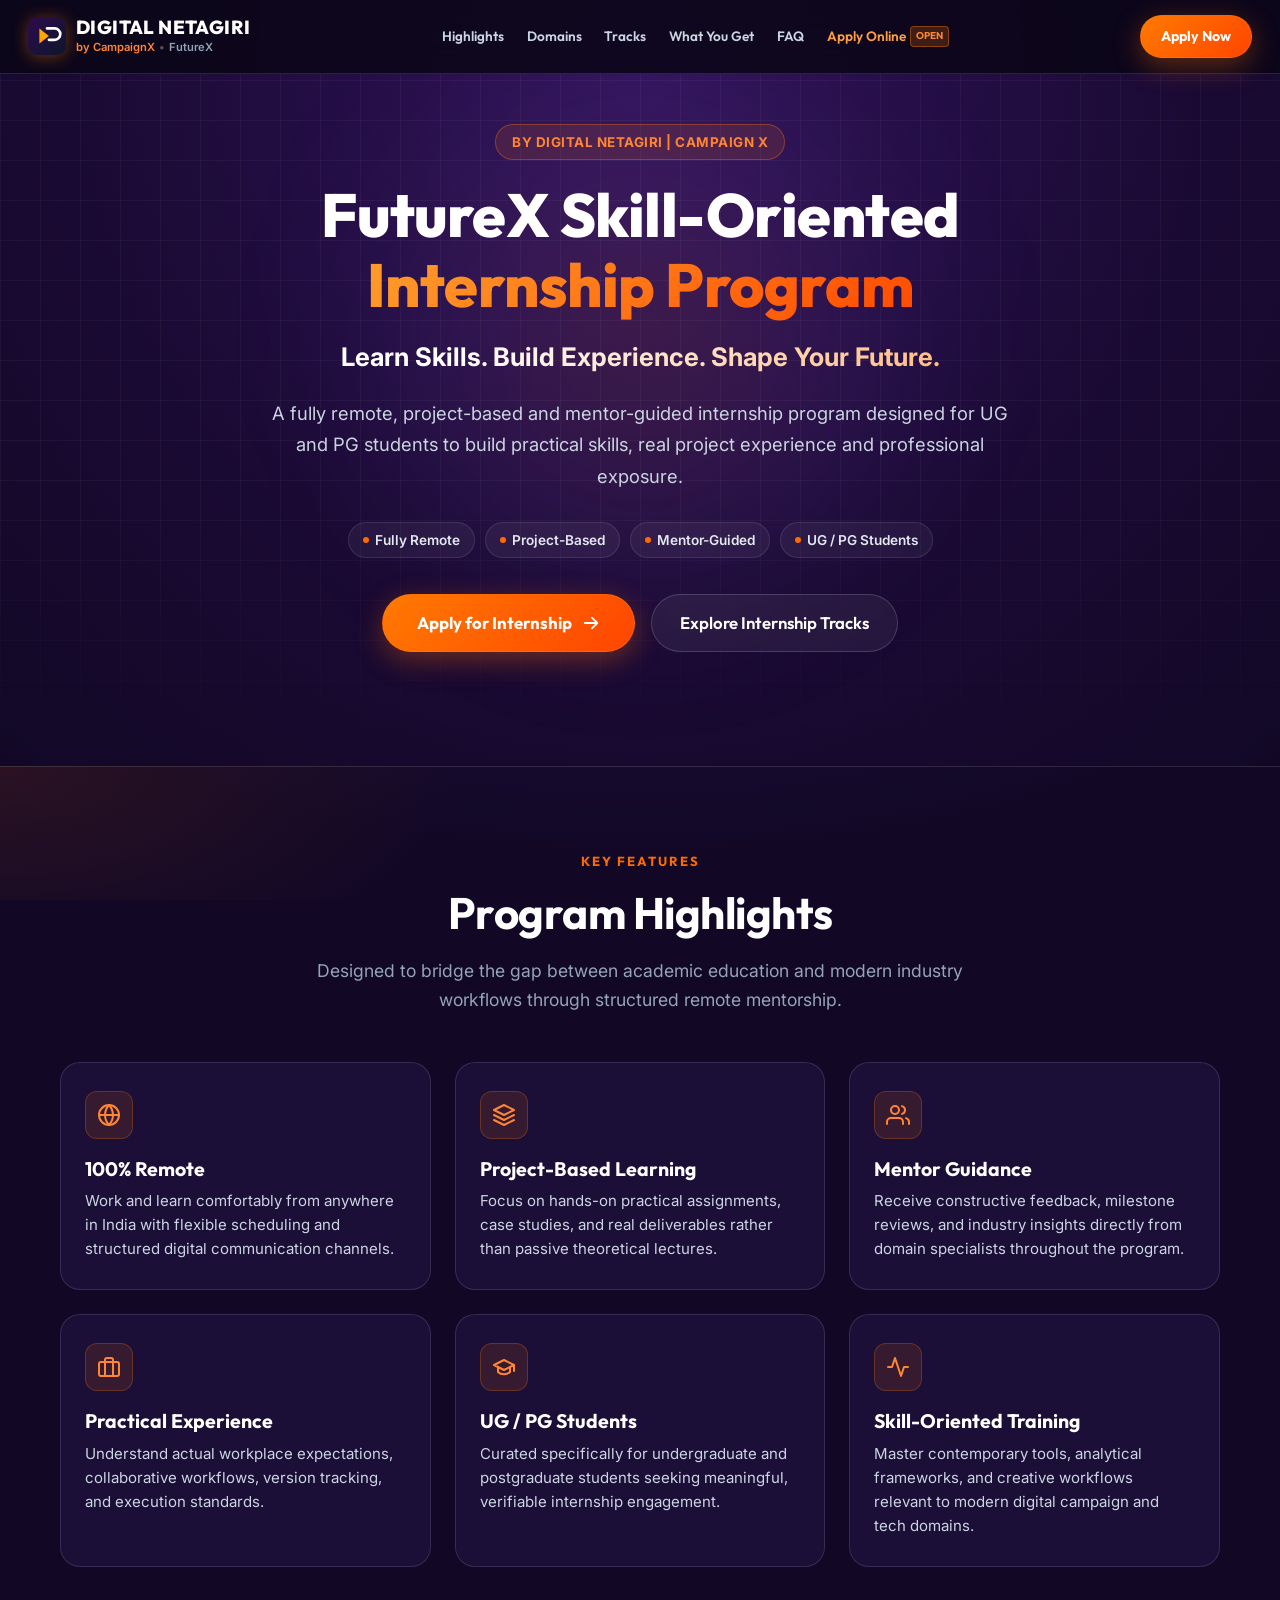
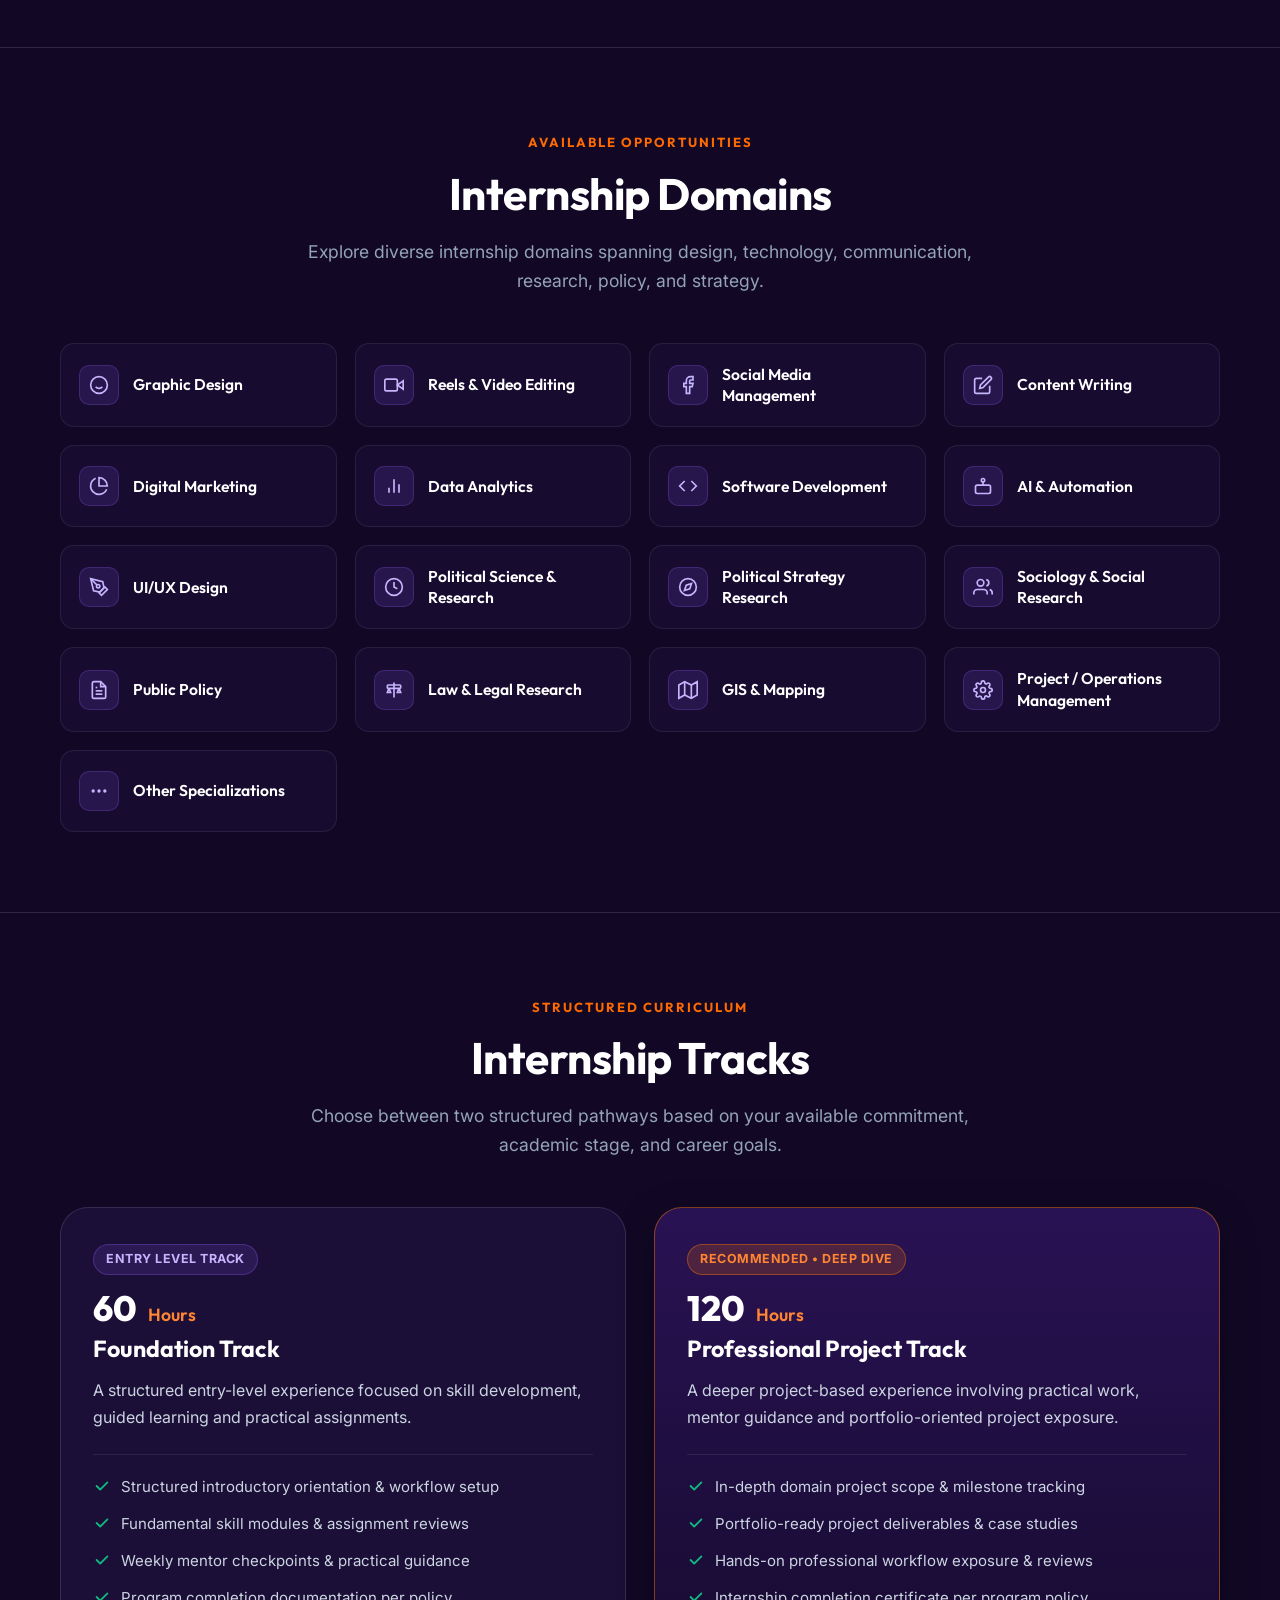
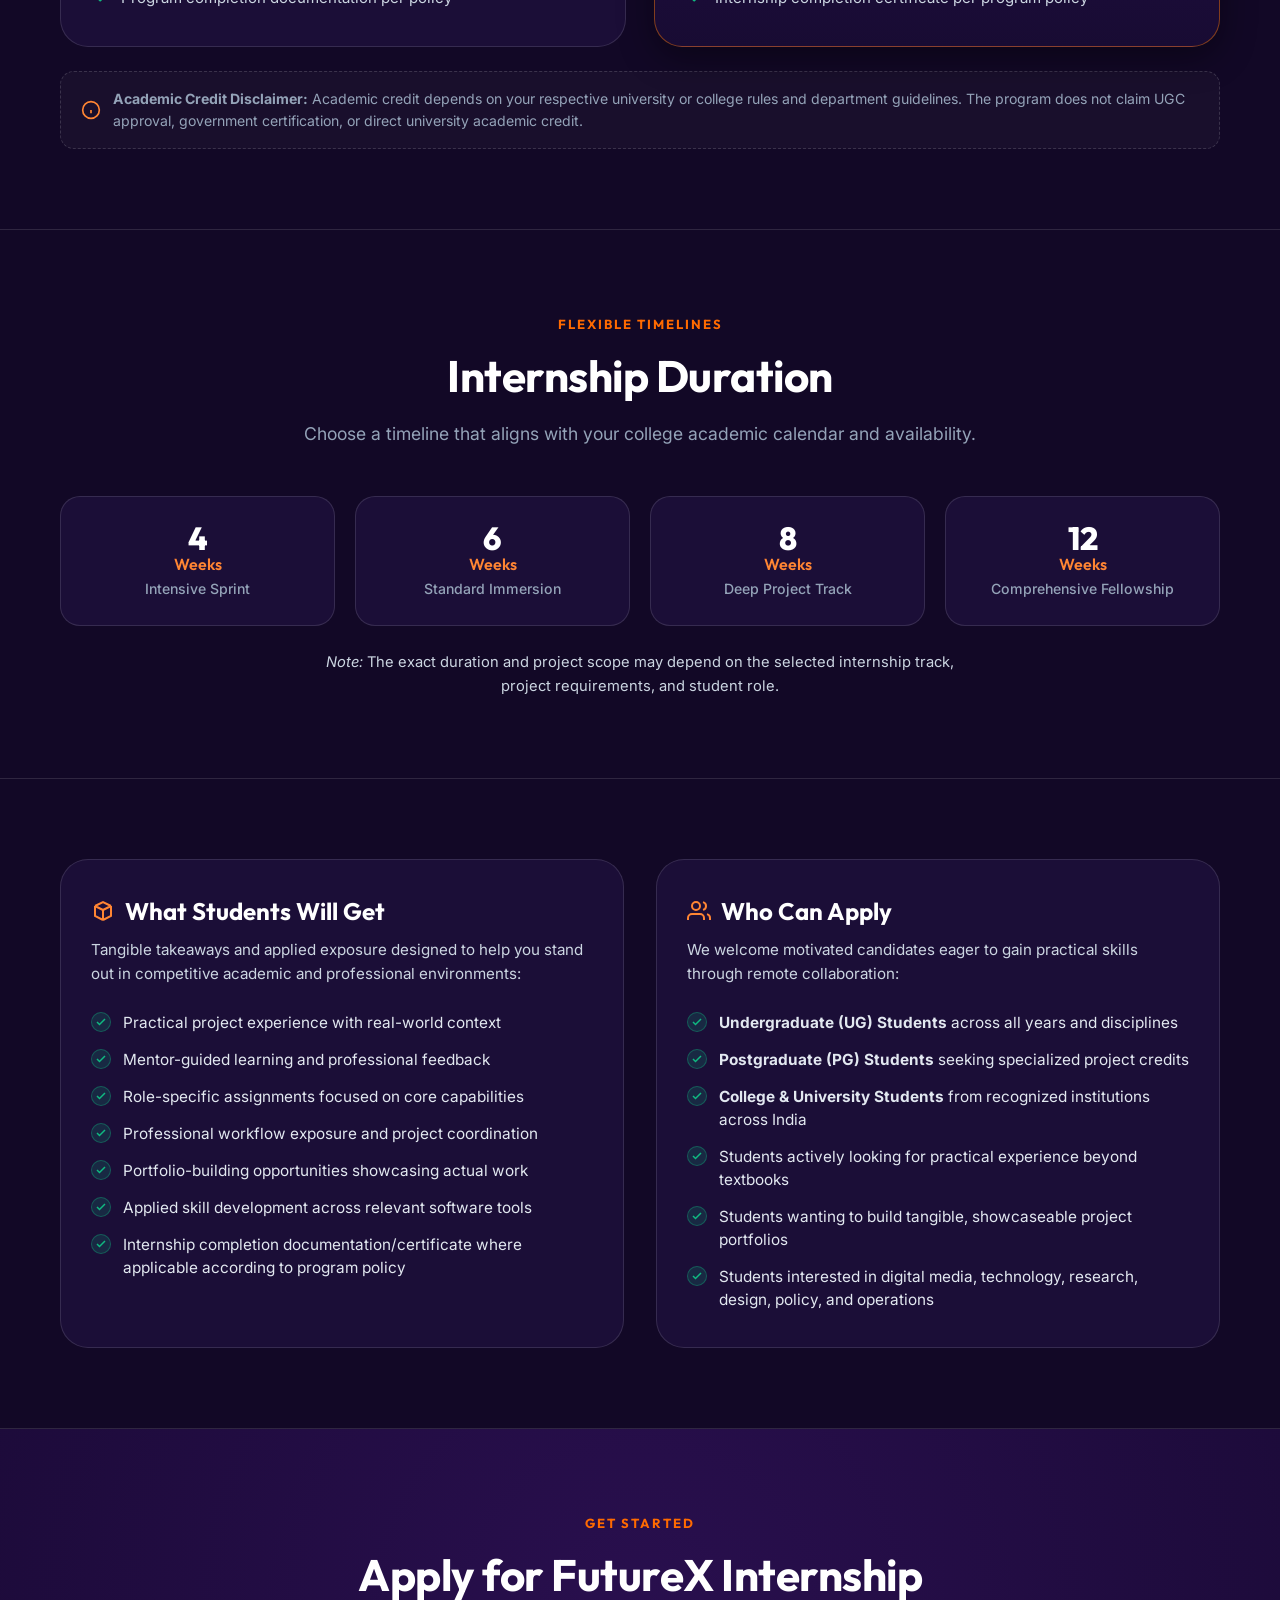
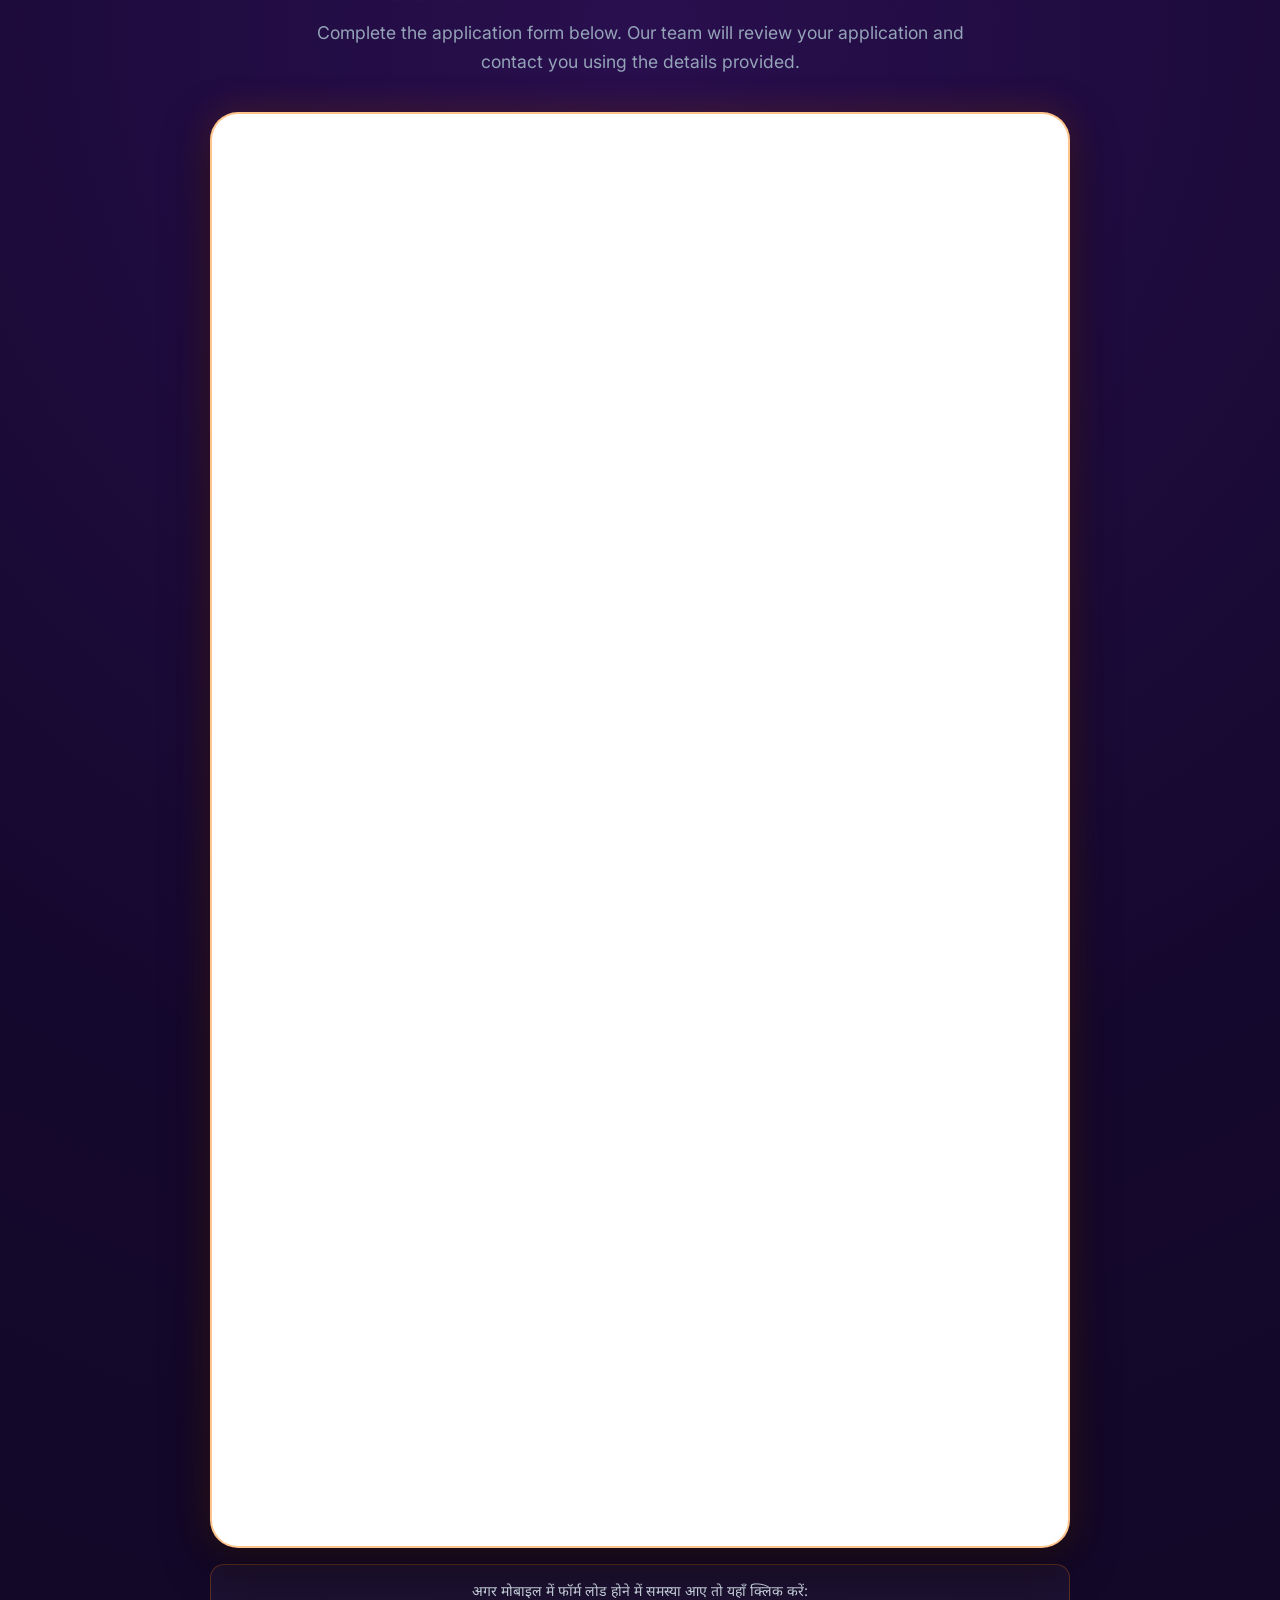
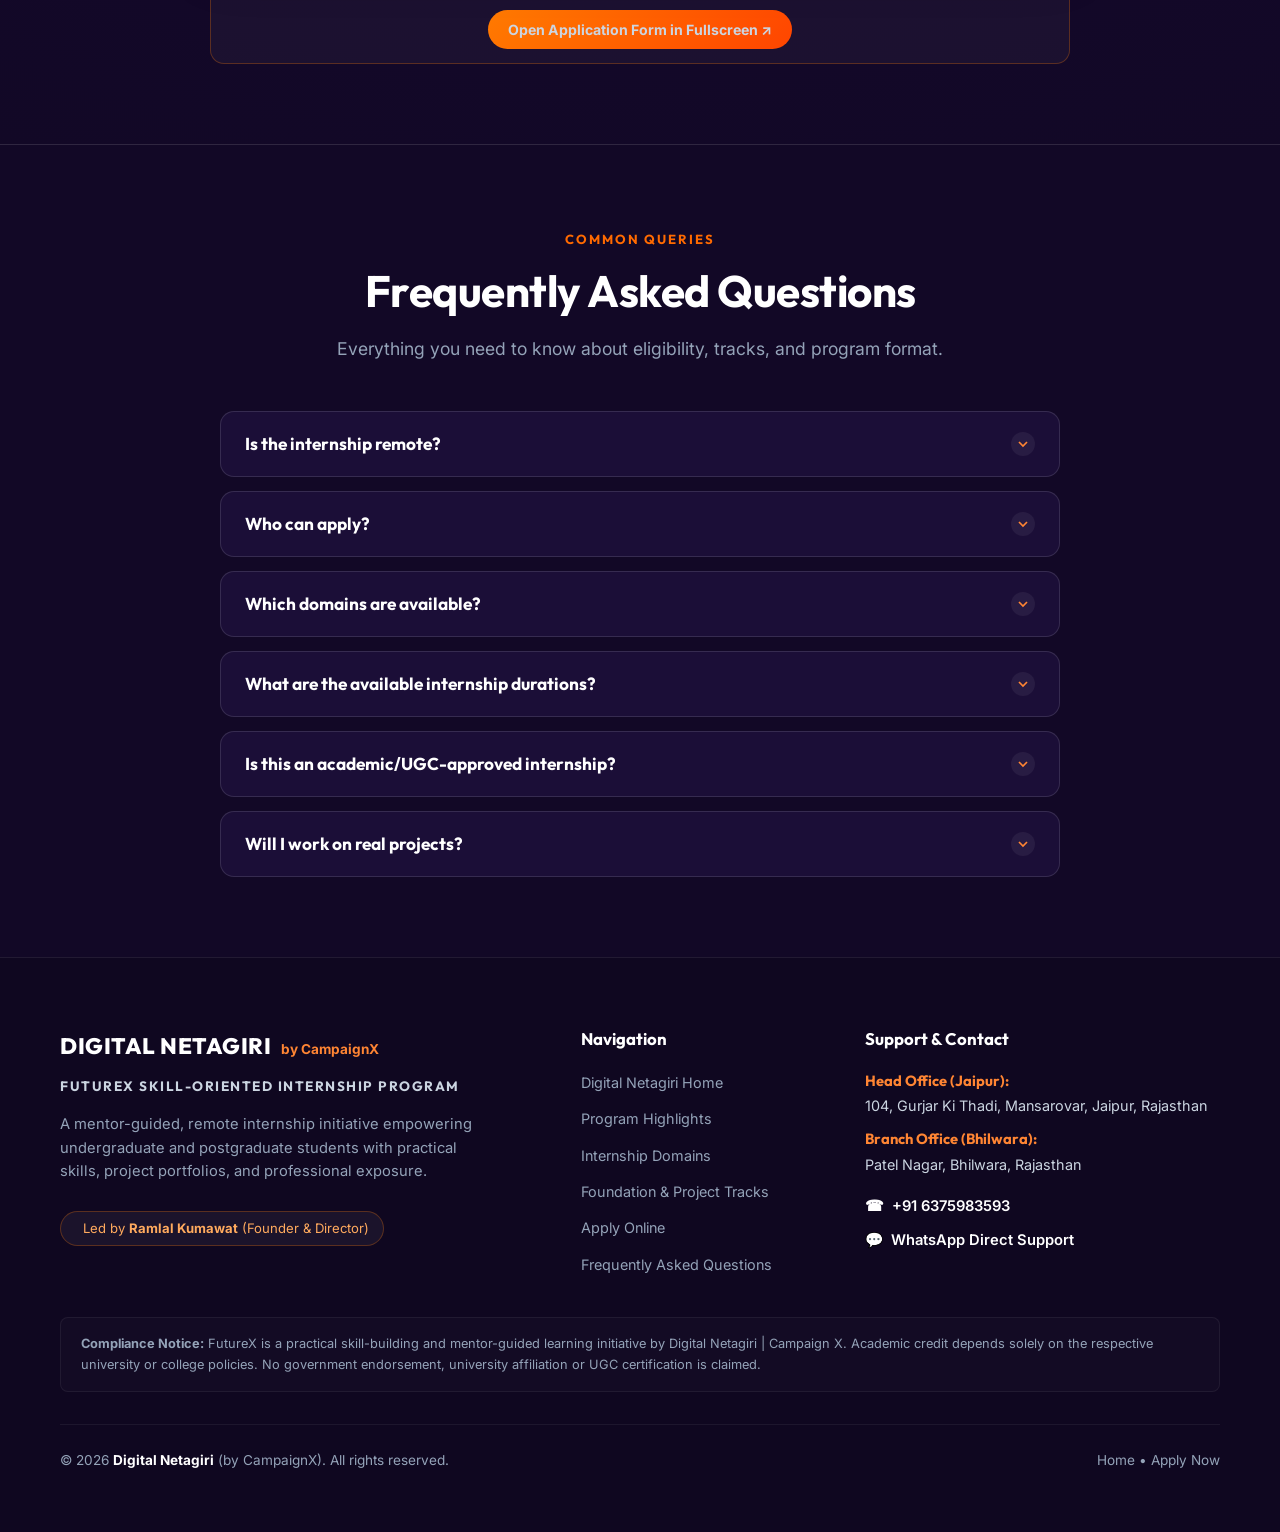
<file: internship.html>
<!DOCTYPE html>
<html lang="en" dir="ltr">
<head>
  <meta charset="UTF-8">
  <meta name="viewport" content="width=device-width, initial-scale=1.0">
  <meta http-equiv="X-UA-Compatible" content="IE=edge">
  
  <title>FutureX Skill-Oriented Internship Program | Digital Netagiri</title>
  <meta name="description" content="Apply for the FutureX Skill-Oriented Internship Program by Digital Netagiri | Campaign X. A remote, project-based and mentor-guided internship program for UG and PG students.">
  <meta name="keywords" content="FutureX Internship, Remote Internship, Student Internship, Online Internship, Skill Oriented Internship, Digital Netagiri Internship, Campaign X Internship, Project Based Internship">
  <meta name="author" content="Digital Netagiri / Campaign X">
  <link rel="canonical" href="https://digitalnetagiri.online/internship">

  <!-- Open Graph / Meta -->
  <meta property="og:type" content="website">
  <meta property="og:title" content="FutureX Skill-Oriented Internship Program | Digital Netagiri">
  <meta property="og:description" content="Learn Skills. Build Experience. Shape Your Future. A fully remote, project-based and mentor-guided internship program for UG & PG students.">
  <meta property="og:url" content="https://digitalnetagiri.online/internship">
  <meta property="og:image" content="/assets/img_cx.jpg">
  
  <meta name="theme-color" content="#120826">

  <!-- Google Fonts: Inter, Noto Sans Devanagari, Outfit -->
  <link rel="preconnect" href="https://fonts.googleapis.com">
  <link rel="preconnect" href="https://fonts.gstatic.com" crossorigin>
  <link href="https://fonts.googleapis.com/css2?family=Inter:wght@400;500;600;700&family=Noto+Sans+Devanagari:wght@400;500;600;700;800&family=Outfit:wght@500;600;700;800;900&display=swap" rel="stylesheet">

  <!-- Stylesheet -->
  <link rel="stylesheet" href="/style.css">
  <link rel="stylesheet" href="style.css">
</head>
<body>

  <!-- ========================================================
       STICKY HEADER
       ======================================================== -->
  <header class="site-header" id="header">
    <div class="container header-container">
      <a href="/" class="brand-logo" aria-label="Digital Netagiri Homepage">
        <div class="brand-badge-icon">
          <span class="logo-accent-glow"></span>
          <svg viewBox="0 0 40 40" class="logo-svg" fill="none" xmlns="http://www.w3.org/2000/svg">
            <rect width="40" height="40" rx="10" fill="url(#logo-grad)"/>
            <path d="M12 28V12L22 20L12 28Z" fill="#FFA500"/>
            <path d="M20 12L28 12C31.3137 12 34 14.6863 34 18C34 21.3137 31.3137 24 28 24H22" stroke="#FFFFFF" stroke-width="2.8" stroke-linecap="round"/>
            <defs>
              <linearGradient id="logo-grad" x1="0" y1="0" x2="40" y2="40" gradientUnits="userSpaceOnUse">
                <stop stop-color="#2D0B4E"/>
                <stop offset="1" stop-color="#0E162B"/>
              </linearGradient>
            </defs>
          </svg>
        </div>
        <div class="brand-text">
          <div class="brand-main">
            <span class="brand-name">DIGITAL NETAGIRI</span>
          </div>
          <div class="brand-sub">
            <span class="sub-badge">by CampaignX</span>
            <span class="sub-dot">•</span>
            <span class="sub-tag">FutureX</span>
          </div>
        </div>
      </a>

      <!-- Desktop Navigation -->
      <nav class="desktop-nav" aria-label="Primary Navigation">
        <ul class="nav-list">
          <li><a href="#highlights" class="nav-link">Highlights</a></li>
          <li><a href="#domains" class="nav-link">Domains</a></li>
          <li><a href="#tracks" class="nav-link">Tracks</a></li>
          <li><a href="#benefits" class="nav-link">What You Get</a></li>
          <li><a href="#faq" class="nav-link">FAQ</a></li>
          <li><a href="#apply" class="nav-link nav-highlight">Apply Online <span class="nav-pill">Open</span></a></li>
        </ul>
      </nav>

      <!-- Header Action -->
      <div class="header-action">
        <a href="#apply" class="btn btn-apply-primary" style="padding: 9px 20px; font-size: 0.88rem;">
          <span>Apply Now</span>
        </a>

        <!-- Mobile Menu Toggle Button -->
        <button class="mobile-menu-btn" id="mobileMenuBtn" aria-label="Open Navigation Menu" aria-expanded="false" aria-controls="mobileDrawer">
          <span class="hamburger-line"></span>
          <span class="hamburger-line"></span>
          <span class="hamburger-line"></span>
        </button>
      </div>
    </div>

    <!-- Mobile Slide Drawer -->
    <div class="mobile-drawer" id="mobileDrawer" aria-hidden="true">
      <div class="mobile-drawer-content">
        <div class="mobile-drawer-header">
          <div>
            <div class="mobile-brand-title">FutureX Internship</div>
            <div class="mobile-brand-sub">by Digital Netagiri | Campaign X</div>
          </div>
          <button class="mobile-drawer-close-btn" id="mobileDrawerCloseBtn" aria-label="Close Navigation Menu" title="Close Menu">
            <svg viewBox="0 0 24 24" width="22" height="22" fill="none" stroke="currentColor" stroke-width="2.2" stroke-linecap="round" stroke-linejoin="round">
              <line x1="18" y1="6" x2="6" y2="18"></line>
              <line x1="6" y1="6" x2="18" y2="18"></line>
            </svg>
          </button>
        </div>
        <ul class="mobile-nav-list">
          <li><a href="/" class="mobile-nav-link">Home Website ↗</a></li>
          <li><a href="#highlights" class="mobile-nav-link">Program Highlights</a></li>
          <li><a href="#domains" class="mobile-nav-link">Internship Domains</a></li>
          <li><a href="#tracks" class="mobile-nav-link">Tracks & Hours</a></li>
          <li><a href="#benefits" class="mobile-nav-link">What You Get</a></li>
          <li><a href="#eligibility" class="mobile-nav-link">Who Can Apply</a></li>
          <li><a href="#faq" class="mobile-nav-link">Frequently Asked Questions</a></li>
          <li><a href="#apply" class="mobile-nav-link" style="color: var(--orange-light); font-weight: 700;">Apply for Internship <span class="badge-mini">Online</span></a></li>
        </ul>
        <div class="mobile-drawer-footer">
          <a href="#apply" class="btn btn-apply-primary">
            <span>Fill Application Form</span>
          </a>
          <a href="https://wa.me/916375983593?text=%E0%A4%A8%E0%A4%AE%E0%A4%B8%E0%A5%8D%E0%A4%A4%E0%A5%87%20Digital%20Netagiri%2C%20%E0%A4%AE%E0%A5%81%E0%A4%9D%E0%A5%87%20FutureX%20Internship%20Program%20%E0%A4%95%E0%A5%87%20%E0%A4%AC%E0%A4%BE%E0%A4%B0%E0%A5%87%20%E0%A4%AE%E0%A5%87%E0%A4%82%20%E0%A4%9C%E0%A4%BE%E0%A4%A8%E0%A4%95%E0%A4%BE%E0%A4%B0%E0%A5%80%20%E0%A4%9A%E0%A4%BE%E0%A4%B9%E0%A4%BF%E0%A4%8F%E0%A5%A4" target="_blank" rel="noopener noreferrer" class="btn btn-whatsapp">
            <span>WhatsApp Support</span>
          </a>
        </div>
      </div>
    </div>
  </header>

  <main id="main-content">

    <!-- ========================================================
         1. HERO SECTION
         ======================================================== -->
    <section class="internship-hero" id="hero">
      <div class="hero-bg-glow"></div>
      <div class="hero-bg-grid"></div>

      <div class="container">
        <div class="internship-hero-content">
          <div class="brand-program-pill">
            <span>By Digital Netagiri | Campaign X</span>
          </div>

          <h1 class="internship-hero-title">
            FutureX Skill-Oriented<br>
            <span class="gradient-text-orange">Internship Program</span>
          </h1>

          <div class="internship-hero-subheading">
            Learn Skills. Build Experience. Shape Your Future.
          </div>

          <p class="internship-hero-desc">
            A fully remote, project-based and mentor-guided internship program designed for UG and PG students to build practical skills, real project experience and professional exposure.
          </p>

          <div class="internship-tags-row">
            <span class="internship-tag-pill">
              <span class="internship-tag-dot"></span>
              Fully Remote
            </span>
            <span class="internship-tag-pill">
              <span class="internship-tag-dot"></span>
              Project-Based
            </span>
            <span class="internship-tag-pill">
              <span class="internship-tag-dot"></span>
              Mentor-Guided
            </span>
            <span class="internship-tag-pill">
              <span class="internship-tag-dot"></span>
              UG / PG Students
            </span>
          </div>

          <div class="internship-cta-group">
            <a href="#apply" class="btn btn-apply-primary" id="heroApplyCta">
              <span>Apply for Internship</span>
              <svg viewBox="0 0 20 20" class="btn-arrow" fill="currentColor">
                <path fill-rule="evenodd" d="M10.293 3.293a1 1 0 011.414 0l6 6a1 1 0 010 1.414l-6 6a1 1 0 01-1.414-1.414L14.586 11H3a1 1 0 110-2h11.586l-4.293-4.293a1 1 0 010-1.414z" clip-rule="evenodd"/>
              </svg>
            </a>
            <a href="#tracks" class="btn btn-explore-secondary" id="heroTracksCta">
              <span>Explore Internship Tracks</span>
            </a>
          </div>
        </div>
      </div>
    </section>

    <!-- ========================================================
         2. PROGRAM HIGHLIGHTS
         ======================================================== -->
    <section class="internship-section" id="highlights">
      <div class="container">
        <div class="section-header text-center">
          <span class="section-eyebrow">Key Features</span>
          <h2 class="section-title">Program Highlights</h2>
          <p class="section-desc">
            Designed to bridge the gap between academic education and modern industry workflows through structured remote mentorship.
          </p>
        </div>

        <div class="highlights-grid">
          <!-- Item 1 -->
          <div class="highlight-card">
            <div class="highlight-icon-box">
              <svg viewBox="0 0 24 24" fill="none" stroke="currentColor" stroke-width="2" stroke-linecap="round" stroke-linejoin="round">
                <circle cx="12" cy="12" r="10"></circle>
                <line x1="2" y1="12" x2="22" y2="12"></line>
                <path d="M12 2a15.3 15.3 0 0 1 4 10 15.3 15.3 0 0 1-4 10 15.3 15.3 0 0 1-4-10 15.3 15.3 0 0 1 4-10z"></path>
              </svg>
            </div>
            <h3 class="highlight-title">100% Remote</h3>
            <p class="highlight-desc">
              Work and learn comfortably from anywhere in India with flexible scheduling and structured digital communication channels.
            </p>
          </div>

          <!-- Item 2 -->
          <div class="highlight-card">
            <div class="highlight-icon-box">
              <svg viewBox="0 0 24 24" fill="none" stroke="currentColor" stroke-width="2" stroke-linecap="round" stroke-linejoin="round">
                <polygon points="12 2 2 7 12 12 22 7 12 2"></polygon>
                <polyline points="2 17 12 22 22 17"></polyline>
                <polyline points="2 12 12 17 22 12"></polyline>
              </svg>
            </div>
            <h3 class="highlight-title">Project-Based Learning</h3>
            <p class="highlight-desc">
              Focus on hands-on practical assignments, case studies, and real deliverables rather than passive theoretical lectures.
            </p>
          </div>

          <!-- Item 3 -->
          <div class="highlight-card">
            <div class="highlight-icon-box">
              <svg viewBox="0 0 24 24" fill="none" stroke="currentColor" stroke-width="2" stroke-linecap="round" stroke-linejoin="round">
                <path d="M17 21v-2a4 4 0 0 0-4-4H5a4 4 0 0 0-4 4v2"></path>
                <circle cx="9" cy="7" r="4"></circle>
                <path d="M23 21v-2a4 4 0 0 0-3-3.87"></path>
                <path d="M16 3.13a4 4 0 0 1 0 7.75"></path>
              </svg>
            </div>
            <h3 class="highlight-title">Mentor Guidance</h3>
            <p class="highlight-desc">
              Receive constructive feedback, milestone reviews, and industry insights directly from domain specialists throughout the program.
            </p>
          </div>

          <!-- Item 4 -->
          <div class="highlight-card">
            <div class="highlight-icon-box">
              <svg viewBox="0 0 24 24" fill="none" stroke="currentColor" stroke-width="2" stroke-linecap="round" stroke-linejoin="round">
                <rect x="2" y="7" width="20" height="14" rx="2" ry="2"></rect>
                <path d="M16 21V5a2 2 0 0 0-2-2h-4a2 2 0 0 0-2 2v16"></path>
              </svg>
            </div>
            <h3 class="highlight-title">Practical Experience</h3>
            <p class="highlight-desc">
              Understand actual workplace expectations, collaborative workflows, version tracking, and execution standards.
            </p>
          </div>

          <!-- Item 5 -->
          <div class="highlight-card">
            <div class="highlight-icon-box">
              <svg viewBox="0 0 24 24" fill="none" stroke="currentColor" stroke-width="2" stroke-linecap="round" stroke-linejoin="round">
                <path d="M22 10v6M2 10l10-5 10 5-10 5z"></path>
                <path d="M6 12v5c3 3 9 3 12 0v-5"></path>
              </svg>
            </div>
            <h3 class="highlight-title">UG / PG Students</h3>
            <p class="highlight-desc">
              Curated specifically for undergraduate and postgraduate students seeking meaningful, verifiable internship engagement.
            </p>
          </div>

          <!-- Item 6 -->
          <div class="highlight-card">
            <div class="highlight-icon-box">
              <svg viewBox="0 0 24 24" fill="none" stroke="currentColor" stroke-width="2" stroke-linecap="round" stroke-linejoin="round">
                <polyline points="22 12 18 12 15 21 9 3 6 12 2 12"></polyline>
              </svg>
            </div>
            <h3 class="highlight-title">Skill-Oriented Training</h3>
            <p class="highlight-desc">
              Master contemporary tools, analytical frameworks, and creative workflows relevant to modern digital campaign and tech domains.
            </p>
          </div>
        </div>
      </div>
    </section>

    <!-- ========================================================
         3. INTERNSHIP DOMAINS
         ======================================================== -->
    <section class="internship-section" id="domains">
      <div class="container">
        <div class="section-header text-center">
          <span class="section-eyebrow">Available Opportunities</span>
          <h2 class="section-title">Internship Domains</h2>
          <p class="section-desc">
            Explore diverse internship domains spanning design, technology, communication, research, policy, and strategy.
          </p>
        </div>

        <div class="domains-grid">
          <!-- 1 -->
          <div class="domain-card">
            <div class="domain-icon-circle">
              <svg viewBox="0 0 24 24" fill="none" stroke="currentColor" stroke-width="2">
                <circle cx="12" cy="12" r="10"></circle>
                <path d="M8 14s1.5 2 4 2 4-2 4-2"></path>
                <line x1="9" y1="9" x2="9.01" y2="9"></line>
                <line x1="15" y1="9" x2="15.01" y2="9"></line>
              </svg>
            </div>
            <div class="domain-name">Graphic Design</div>
          </div>

          <!-- 2 -->
          <div class="domain-card">
            <div class="domain-icon-circle">
              <svg viewBox="0 0 24 24" fill="none" stroke="currentColor" stroke-width="2">
                <polygon points="23 7 16 12 23 17 23 7"></polygon>
                <rect x="1" y="5" width="15" height="14" rx="2" ry="2"></rect>
              </svg>
            </div>
            <div class="domain-name">Reels & Video Editing</div>
          </div>

          <!-- 3 -->
          <div class="domain-card">
            <div class="domain-icon-circle">
              <svg viewBox="0 0 24 24" fill="none" stroke="currentColor" stroke-width="2">
                <path d="M18 2h-3a5 5 0 0 0-5 5v3H7v4h3v8h4v-8h3l1-4h-4V7a1 1 0 0 1 1-1h3z"></path>
              </svg>
            </div>
            <div class="domain-name">Social Media Management</div>
          </div>

          <!-- 4 -->
          <div class="domain-card">
            <div class="domain-icon-circle">
              <svg viewBox="0 0 24 24" fill="none" stroke="currentColor" stroke-width="2">
                <path d="M11 4H4a2 2 0 0 0-2 2v14a2 2 0 0 0 2 2h14a2 2 0 0 0 2-2v-7"></path>
                <path d="M18.5 2.5a2.121 2.121 0 0 1 3 3L12 15l-4 1 1-4 9.5-9.5z"></path>
              </svg>
            </div>
            <div class="domain-name">Content Writing</div>
          </div>

          <!-- 5 -->
          <div class="domain-card">
            <div class="domain-icon-circle">
              <svg viewBox="0 0 24 24" fill="none" stroke="currentColor" stroke-width="2">
                <path d="M21.21 15.89A10 10 0 1 1 8 2.83"></path>
                <path d="M22 12A10 10 0 0 0 12 2v10z"></path>
              </svg>
            </div>
            <div class="domain-name">Digital Marketing</div>
          </div>

          <!-- 6 -->
          <div class="domain-card">
            <div class="domain-icon-circle">
              <svg viewBox="0 0 24 24" fill="none" stroke="currentColor" stroke-width="2">
                <line x1="18" y1="20" x2="18" y2="10"></line>
                <line x1="12" y1="20" x2="12" y2="4"></line>
                <line x1="6" y1="20" x2="6" y2="14"></line>
              </svg>
            </div>
            <div class="domain-name">Data Analytics</div>
          </div>

          <!-- 7 -->
          <div class="domain-card">
            <div class="domain-icon-circle">
              <svg viewBox="0 0 24 24" fill="none" stroke="currentColor" stroke-width="2">
                <polyline points="16 18 22 12 16 6"></polyline>
                <polyline points="8 6 2 12 8 18"></polyline>
              </svg>
            </div>
            <div class="domain-name">Software Development</div>
          </div>

          <!-- 8 -->
          <div class="domain-card">
            <div class="domain-icon-circle">
              <svg viewBox="0 0 24 24" fill="none" stroke="currentColor" stroke-width="2">
                <rect x="3" y="11" width="18" height="10" rx="2"></rect>
                <circle cx="12" cy="5" r="2"></circle>
                <path d="M12 7v4"></path>
                <line x1="8" y1="16" x2="8" y2="16"></line>
                <line x1="16" y1="16" x2="16" y2="16"></line>
              </svg>
            </div>
            <div class="domain-name">AI & Automation</div>
          </div>

          <!-- 9 -->
          <div class="domain-card">
            <div class="domain-icon-circle">
              <svg viewBox="0 0 24 24" fill="none" stroke="currentColor" stroke-width="2">
                <path d="M12 19l7-7 3 3-7 7-3-3z"></path>
                <path d="M18 13l-1.5-7.5L2 2l3.5 14.5L13 18l5-5z"></path>
                <path d="M2 2l7.586 7.586"></path>
                <circle cx="11" cy="11" r="2"></circle>
              </svg>
            </div>
            <div class="domain-name">UI/UX Design</div>
          </div>

          <!-- 10 -->
          <div class="domain-card">
            <div class="domain-icon-circle">
              <svg viewBox="0 0 24 24" fill="none" stroke="currentColor" stroke-width="2">
                <circle cx="12" cy="12" r="10"></circle>
                <path d="M12 6v6l4 2"></path>
              </svg>
            </div>
            <div class="domain-name">Political Science & Research</div>
          </div>

          <!-- 11 -->
          <div class="domain-card">
            <div class="domain-icon-circle">
              <svg viewBox="0 0 24 24" fill="none" stroke="currentColor" stroke-width="2">
                <circle cx="12" cy="12" r="10"></circle>
                <polygon points="16.24 7.76 14.12 14.12 7.76 16.24 9.88 9.88 16.24 7.76"></polygon>
              </svg>
            </div>
            <div class="domain-name">Political Strategy Research</div>
          </div>

          <!-- 12 -->
          <div class="domain-card">
            <div class="domain-icon-circle">
              <svg viewBox="0 0 24 24" fill="none" stroke="currentColor" stroke-width="2">
                <path d="M17 21v-2a4 4 0 0 0-4-4H5a4 4 0 0 0-4 4v2"></path>
                <circle cx="9" cy="7" r="4"></circle>
                <path d="M23 21v-2a4 4 0 0 0-3-3.87"></path>
                <path d="M16 3.13a4 4 0 0 1 0 7.75"></path>
              </svg>
            </div>
            <div class="domain-name">Sociology & Social Research</div>
          </div>

          <!-- 13 -->
          <div class="domain-card">
            <div class="domain-icon-circle">
              <svg viewBox="0 0 24 24" fill="none" stroke="currentColor" stroke-width="2">
                <path d="M14 2H6a2 2 0 0 0-2 2v16a2 2 0 0 0 2 2h12a2 2 0 0 0 2-2V8z"></path>
                <polyline points="14 2 14 8 20 8"></polyline>
                <line x1="16" y1="13" x2="8" y2="13"></line>
                <line x1="16" y1="17" x2="8" y2="17"></line>
                <polyline points="10 9 9 9 8 9"></polyline>
              </svg>
            </div>
            <div class="domain-name">Public Policy</div>
          </div>

          <!-- 14 -->
          <div class="domain-card">
            <div class="domain-icon-circle">
              <svg viewBox="0 0 24 24" fill="none" stroke="currentColor" stroke-width="2">
                <path d="M12 3v18"></path>
                <rect x="4" y="6" width="16" height="4" rx="1"></rect>
                <path d="M6 10l-2 5h4l-2-5"></path>
                <path d="M18 10l-2 5h4l-2-5"></path>
              </svg>
            </div>
            <div class="domain-name">Law & Legal Research</div>
          </div>

          <!-- 15 -->
          <div class="domain-card">
            <div class="domain-icon-circle">
              <svg viewBox="0 0 24 24" fill="none" stroke="currentColor" stroke-width="2">
                <polygon points="1 6 1 22 8 18 16 22 23 18 23 2 16 6 8 2 1 6"></polygon>
                <line x1="8" y1="2" x2="8" y2="18"></line>
                <line x1="16" y1="6" x2="16" y2="22"></line>
              </svg>
            </div>
            <div class="domain-name">GIS & Mapping</div>
          </div>

          <!-- 16 -->
          <div class="domain-card">
            <div class="domain-icon-circle">
              <svg viewBox="0 0 24 24" fill="none" stroke="currentColor" stroke-width="2">
                <circle cx="12" cy="12" r="3"></circle>
                <path d="M19.4 15a1.65 1.65 0 0 0 .33 1.82l.06.06a2 2 0 0 1 0 2.83 2 2 0 0 1-2.83 0l-.06-.06a1.65 1.65 0 0 0-1.82-.33 1.65 1.65 0 0 0-1 1.51V21a2 2 0 0 1-2 2 2 2 0 0 1-2-2v-.09A1.65 1.65 0 0 0 9 19.4a1.65 1.65 0 0 0-1.82.33l-.06.06a2 2 0 0 1-2.83 0 2 2 0 0 1 0-2.83l.06-.06a1.65 1.65 0 0 0 .33-1.82 1.65 1.65 0 0 0-1.51-1H3a2 2 0 0 1-2-2 2 2 0 0 1 2-2h.09A1.65 1.65 0 0 0 4.6 9a1.65 1.65 0 0 0-.33-1.82l-.06-.06a2 2 0 0 1 0-2.83 2 2 0 0 1 2.83 0l.06.06a1.65 1.65 0 0 0 1.82.33H9a1.65 1.65 0 0 0 1-1.51V3a2 2 0 0 1 2-2 2 2 0 0 1 2 2v.09a1.65 1.65 0 0 0 1 1.51 1.65 1.65 0 0 0 1.82-.33l.06-.06a2 2 0 0 1 2.83 0 2 2 0 0 1 0 2.83l-.06.06a1.65 1.65 0 0 0-.33 1.82V9a1.65 1.65 0 0 0 1.51 1H21a2 2 0 0 1 2 2 2 2 0 0 1-2 2h-.09a1.65 1.65 0 0 0-1.51 1z"></path>
              </svg>
            </div>
            <div class="domain-name">Project / Operations Management</div>
          </div>

          <!-- 17 -->
          <div class="domain-card">
            <div class="domain-icon-circle">
              <svg viewBox="0 0 24 24" fill="none" stroke="currentColor" stroke-width="2">
                <circle cx="12" cy="12" r="1"></circle>
                <circle cx="19" cy="12" r="1"></circle>
                <circle cx="5" cy="12" r="1"></circle>
              </svg>
            </div>
            <div class="domain-name">Other Specializations</div>
          </div>
        </div>
      </div>
    </section>

    <!-- ========================================================
         4. INTERNSHIP TRACKS
         ======================================================== -->
    <section class="internship-section" id="tracks">
      <div class="container">
        <div class="section-header text-center">
          <span class="section-eyebrow">Structured Curriculum</span>
          <h2 class="section-title">Internship Tracks</h2>
          <p class="section-desc">
            Choose between two structured pathways based on your available commitment, academic stage, and career goals.
          </p>
        </div>

        <div class="tracks-grid">
          <!-- Track 1 -->
          <div class="track-card">
            <div class="track-badge-top">Entry Level Track</div>
            <div class="track-hours-tag">60 <span>Hours</span></div>
            <h3 class="track-title">Foundation Track</h3>
            <p class="track-desc">
              A structured entry-level experience focused on skill development, guided learning and practical assignments.
            </p>

            <ul class="track-features-list">
              <li class="track-feature-item">
                <svg viewBox="0 0 20 20" class="track-check-icon" fill="currentColor">
                  <path fill-rule="evenodd" d="M16.707 5.293a1 1 0 010 1.414l-8 8a1 1 0 01-1.414 0l-4-4a1 1 0 011.414-1.414L8 12.586l7.293-7.293a1 1 0 011.414 0z" clip-rule="evenodd"/>
                </svg>
                <span>Structured introductory orientation & workflow setup</span>
              </li>
              <li class="track-feature-item">
                <svg viewBox="0 0 20 20" class="track-check-icon" fill="currentColor">
                  <path fill-rule="evenodd" d="M16.707 5.293a1 1 0 010 1.414l-8 8a1 1 0 01-1.414 0l-4-4a1 1 0 011.414-1.414L8 12.586l7.293-7.293a1 1 0 011.414 0z" clip-rule="evenodd"/>
                </svg>
                <span>Fundamental skill modules & assignment reviews</span>
              </li>
              <li class="track-feature-item">
                <svg viewBox="0 0 20 20" class="track-check-icon" fill="currentColor">
                  <path fill-rule="evenodd" d="M16.707 5.293a1 1 0 010 1.414l-8 8a1 1 0 01-1.414 0l-4-4a1 1 0 011.414-1.414L8 12.586l7.293-7.293a1 1 0 011.414 0z" clip-rule="evenodd"/>
                </svg>
                <span>Weekly mentor checkpoints & practical guidance</span>
              </li>
              <li class="track-feature-item">
                <svg viewBox="0 0 20 20" class="track-check-icon" fill="currentColor">
                  <path fill-rule="evenodd" d="M16.707 5.293a1 1 0 010 1.414l-8 8a1 1 0 01-1.414 0l-4-4a1 1 0 011.414-1.414L8 12.586l7.293-7.293a1 1 0 011.414 0z" clip-rule="evenodd"/>
                </svg>
                <span>Program completion documentation per policy</span>
              </li>
            </ul>
          </div>

          <!-- Track 2 -->
          <div class="track-card popular">
            <div class="track-badge-top">Recommended • Deep Dive</div>
            <div class="track-hours-tag">120 <span>Hours</span></div>
            <h3 class="track-title">Professional Project Track</h3>
            <p class="track-desc">
              A deeper project-based experience involving practical work, mentor guidance and portfolio-oriented project exposure.
            </p>

            <ul class="track-features-list">
              <li class="track-feature-item">
                <svg viewBox="0 0 20 20" class="track-check-icon" fill="currentColor">
                  <path fill-rule="evenodd" d="M16.707 5.293a1 1 0 010 1.414l-8 8a1 1 0 01-1.414 0l-4-4a1 1 0 011.414-1.414L8 12.586l7.293-7.293a1 1 0 011.414 0z" clip-rule="evenodd"/>
                </svg>
                <span>In-depth domain project scope & milestone tracking</span>
              </li>
              <li class="track-feature-item">
                <svg viewBox="0 0 20 20" class="track-check-icon" fill="currentColor">
                  <path fill-rule="evenodd" d="M16.707 5.293a1 1 0 010 1.414l-8 8a1 1 0 01-1.414 0l-4-4a1 1 0 011.414-1.414L8 12.586l7.293-7.293a1 1 0 011.414 0z" clip-rule="evenodd"/>
                </svg>
                <span>Portfolio-ready project deliverables & case studies</span>
              </li>
              <li class="track-feature-item">
                <svg viewBox="0 0 20 20" class="track-check-icon" fill="currentColor">
                  <path fill-rule="evenodd" d="M16.707 5.293a1 1 0 010 1.414l-8 8a1 1 0 01-1.414 0l-4-4a1 1 0 011.414-1.414L8 12.586l7.293-7.293a1 1 0 011.414 0z" clip-rule="evenodd"/>
                </svg>
                <span>Hands-on professional workflow exposure & reviews</span>
              </li>
              <li class="track-feature-item">
                <svg viewBox="0 0 20 20" class="track-check-icon" fill="currentColor">
                  <path fill-rule="evenodd" d="M16.707 5.293a1 1 0 010 1.414l-8 8a1 1 0 01-1.414 0l-4-4a1 1 0 011.414-1.414L8 12.586l7.293-7.293a1 1 0 011.414 0z" clip-rule="evenodd"/>
                </svg>
                <span>Internship completion certificate per program policy</span>
              </li>
            </ul>
          </div>
        </div>

        <!-- Academic Credit Notice -->
        <div class="track-disclaimer-box">
          <svg viewBox="0 0 24 24" class="track-disclaimer-icon" fill="none" stroke="currentColor" stroke-width="2">
            <circle cx="12" cy="12" r="10"></circle>
            <line x1="12" y1="16" x2="12" y2="12"></line>
            <line x1="12" y1="8" x2="12.01" y2="8"></line>
          </svg>
          <div>
            <strong>Academic Credit Disclaimer:</strong> Academic credit depends on your respective university or college rules and department guidelines. The program does not claim UGC approval, government certification, or direct university academic credit.
          </div>
        </div>
      </div>
    </section>

    <!-- ========================================================
         5. DURATION
         ======================================================== -->
    <section class="internship-section" id="duration">
      <div class="container">
        <div class="section-header text-center">
          <span class="section-eyebrow">Flexible Timelines</span>
          <h2 class="section-title">Internship Duration</h2>
          <p class="section-desc">
            Choose a timeline that aligns with your college academic calendar and availability.
          </p>
        </div>

        <div class="duration-grid">
          <div class="duration-card">
            <div class="duration-weeks">4 <span>Weeks</span></div>
            <div class="duration-label">Intensive Sprint</div>
          </div>
          <div class="duration-card">
            <div class="duration-weeks">6 <span>Weeks</span></div>
            <div class="duration-label">Standard Immersion</div>
          </div>
          <div class="duration-card">
            <div class="duration-weeks">8 <span>Weeks</span></div>
            <div class="duration-label">Deep Project Track</div>
          </div>
          <div class="duration-card">
            <div class="duration-weeks">12 <span>Weeks</span></div>
            <div class="duration-label">Comprehensive Fellowship</div>
          </div>
        </div>

        <p class="duration-note">
          <em>Note:</em> The exact duration and project scope may depend on the selected internship track, project requirements, and student role.
        </p>
      </div>
    </section>

    <!-- ========================================================
         6 & 7. WHAT STUDENTS WILL GET & WHO CAN APPLY
         ======================================================== -->
    <section class="internship-section" id="benefits">
      <div class="container">
        <div class="two-col-info-grid">

          <!-- 6. What Students Will Get -->
          <div class="info-box-card">
            <h2 class="info-box-title">
              <svg viewBox="0 0 24 24" fill="none" stroke="currentColor" stroke-width="2">
                <path d="M20 7l-8-4-8 4m16 0l-8 4m8-4v10l-8 4m0-10L4 7m8 4v10M4 7v10l8 4"></path>
              </svg>
              <span>What Students Will Get</span>
            </h2>
            <p class="info-box-desc">
              Tangible takeaways and applied exposure designed to help you stand out in competitive academic and professional environments:
            </p>

            <ul class="info-check-list">
              <li class="info-check-item">
                <span class="info-check-icon">
                  <svg viewBox="0 0 24 24" fill="none" stroke="currentColor" stroke-width="3">
                    <polyline points="20 6 9 17 4 12"></polyline>
                  </svg>
                </span>
                <span>Practical project experience with real-world context</span>
              </li>
              <li class="info-check-item">
                <span class="info-check-icon">
                  <svg viewBox="0 0 24 24" fill="none" stroke="currentColor" stroke-width="3">
                    <polyline points="20 6 9 17 4 12"></polyline>
                  </svg>
                </span>
                <span>Mentor-guided learning and professional feedback</span>
              </li>
              <li class="info-check-item">
                <span class="info-check-icon">
                  <svg viewBox="0 0 24 24" fill="none" stroke="currentColor" stroke-width="3">
                    <polyline points="20 6 9 17 4 12"></polyline>
                  </svg>
                </span>
                <span>Role-specific assignments focused on core capabilities</span>
              </li>
              <li class="info-check-item">
                <span class="info-check-icon">
                  <svg viewBox="0 0 24 24" fill="none" stroke="currentColor" stroke-width="3">
                    <polyline points="20 6 9 17 4 12"></polyline>
                  </svg>
                </span>
                <span>Professional workflow exposure and project coordination</span>
              </li>
              <li class="info-check-item">
                <span class="info-check-icon">
                  <svg viewBox="0 0 24 24" fill="none" stroke="currentColor" stroke-width="3">
                    <polyline points="20 6 9 17 4 12"></polyline>
                  </svg>
                </span>
                <span>Portfolio-building opportunities showcasing actual work</span>
              </li>
              <li class="info-check-item">
                <span class="info-check-icon">
                  <svg viewBox="0 0 24 24" fill="none" stroke="currentColor" stroke-width="3">
                    <polyline points="20 6 9 17 4 12"></polyline>
                  </svg>
                </span>
                <span>Applied skill development across relevant software tools</span>
              </li>
              <li class="info-check-item">
                <span class="info-check-icon">
                  <svg viewBox="0 0 24 24" fill="none" stroke="currentColor" stroke-width="3">
                    <polyline points="20 6 9 17 4 12"></polyline>
                  </svg>
                </span>
                <span>Internship completion documentation/certificate where applicable according to program policy</span>
              </li>
            </ul>
          </div>

          <!-- 7. Who Can Apply -->
          <div class="info-box-card" id="eligibility">
            <h2 class="info-box-title">
              <svg viewBox="0 0 24 24" fill="none" stroke="currentColor" stroke-width="2">
                <path d="M17 21v-2a4 4 0 0 0-4-4H5a4 4 0 0 0-4 4v2"></path>
                <circle cx="9" cy="7" r="4"></circle>
                <path d="M23 21v-2a4 4 0 0 0-3-3.87"></path>
                <path d="M16 3.13a4 4 0 0 1 0 7.75"></path>
              </svg>
              <span>Who Can Apply</span>
            </h2>
            <p class="info-box-desc">
              We welcome motivated candidates eager to gain practical skills through remote collaboration:
            </p>

            <ul class="info-check-list">
              <li class="info-check-item">
                <span class="info-check-icon">
                  <svg viewBox="0 0 24 24" fill="none" stroke="currentColor" stroke-width="3">
                    <polyline points="20 6 9 17 4 12"></polyline>
                  </svg>
                </span>
                <span><strong>Undergraduate (UG) Students</strong> across all years and disciplines</span>
              </li>
              <li class="info-check-item">
                <span class="info-check-icon">
                  <svg viewBox="0 0 24 24" fill="none" stroke="currentColor" stroke-width="3">
                    <polyline points="20 6 9 17 4 12"></polyline>
                  </svg>
                </span>
                <span><strong>Postgraduate (PG) Students</strong> seeking specialized project credits</span>
              </li>
              <li class="info-check-item">
                <span class="info-check-icon">
                  <svg viewBox="0 0 24 24" fill="none" stroke="currentColor" stroke-width="3">
                    <polyline points="20 6 9 17 4 12"></polyline>
                  </svg>
                </span>
                <span><strong>College & University Students</strong> from recognized institutions across India</span>
              </li>
              <li class="info-check-item">
                <span class="info-check-icon">
                  <svg viewBox="0 0 24 24" fill="none" stroke="currentColor" stroke-width="3">
                    <polyline points="20 6 9 17 4 12"></polyline>
                  </svg>
                </span>
                <span>Students actively looking for practical experience beyond textbooks</span>
              </li>
              <li class="info-check-item">
                <span class="info-check-icon">
                  <svg viewBox="0 0 24 24" fill="none" stroke="currentColor" stroke-width="3">
                    <polyline points="20 6 9 17 4 12"></polyline>
                  </svg>
                </span>
                <span>Students wanting to build tangible, showcaseable project portfolios</span>
              </li>
              <li class="info-check-item">
                <span class="info-check-icon">
                  <svg viewBox="0 0 24 24" fill="none" stroke="currentColor" stroke-width="3">
                    <polyline points="20 6 9 17 4 12"></polyline>
                  </svg>
                </span>
                <span>Students interested in digital media, technology, research, design, policy, and operations</span>
              </li>
            </ul>
          </div>

        </div>
      </div>
    </section>

    <!-- ========================================================
         8. APPLICATION SECTION (TALLY EMBED)
         ======================================================== -->
    <section class="internship-section application-section" id="apply">
      <div class="container">
        <div class="application-wrapper">
          <div class="application-header">
            <span class="section-eyebrow">Get Started</span>
            <h2 class="section-title">Apply for FutureX Internship</h2>
            <p class="section-desc">
              Complete the application form below. Our team will review your application and contact you using the details provided.
            </p>
          </div>

          <div class="tally-container-card">
            <div class="tally-iframe-wrapper">
              <iframe
                data-tally-src="https://tally.so/r/PdK6BV?transparentBackground=1"
                src="https://tally.so/r/PdK6BV?transparentBackground=1"
                width="100%"
                height="1400"
                frameborder="0"
                marginheight="0"
                marginwidth="0"
                title="FutureX Skill-Oriented Internship Program">
              </iframe>
            </div>
          </div>

          <!-- Mobile Direct Link Fallback -->
          <div class="tally-direct-link-box">
            <span>अगर मोबाइल में फॉर्म लोड होने में समस्या आए तो यहाँ क्लिक करें:</span>
            <a href="https://tally.so/r/PdK6BV" target="_blank" rel="noopener noreferrer" class="btn-tally-direct">
              <span>Open Application Form in Fullscreen ↗</span>
            </a>
          </div>
        </div>
      </div>
    </section>

    <!-- ========================================================
         9. FAQ SECTION
         ======================================================== -->
    <section class="internship-section" id="faq">
      <div class="container">
        <div class="section-header text-center">
          <span class="section-eyebrow">Common Queries</span>
          <h2 class="section-title">Frequently Asked Questions</h2>
          <p class="section-desc">
            Everything you need to know about eligibility, tracks, and program format.
          </p>
        </div>

        <div class="faq-wrapper">
          <!-- Q1 -->
          <div class="faq-item">
            <button class="faq-question" type="button" aria-expanded="false">
              <span>Is the internship remote?</span>
              <span class="faq-toggle-icon">
                <svg viewBox="0 0 24 24" width="16" height="16" fill="none" stroke="currentColor" stroke-width="2.5">
                  <polyline points="6 9 12 15 18 9"></polyline>
                </svg>
              </span>
            </button>
            <div class="faq-answer">
              <p>Yes. The FutureX program is designed as a fully remote internship, enabling students across various colleges and cities to collaborate digitally.</p>
            </div>
          </div>

          <!-- Q2 -->
          <div class="faq-item">
            <button class="faq-question" type="button" aria-expanded="false">
              <span>Who can apply?</span>
              <span class="faq-toggle-icon">
                <svg viewBox="0 0 24 24" width="16" height="16" fill="none" stroke="currentColor" stroke-width="2.5">
                  <polyline points="6 9 12 15 18 9"></polyline>
                </svg>
              </span>
            </button>
            <div class="faq-answer">
              <p>UG and PG students can apply. College and university students from any relevant stream with interest in applied learning are eligible.</p>
            </div>
          </div>

          <!-- Q3 -->
          <div class="faq-item">
            <button class="faq-question" type="button" aria-expanded="false">
              <span>Which domains are available?</span>
              <span class="faq-toggle-icon">
                <svg viewBox="0 0 24 24" width="16" height="16" fill="none" stroke="currentColor" stroke-width="2.5">
                  <polyline points="6 9 12 15 18 9"></polyline>
                </svg>
              </span>
            </button>
            <div class="faq-answer">
              <p>Multiple domains are available including technology, design, marketing, research, public policy, legal research, analytics and operations.</p>
            </div>
          </div>

          <!-- Q4 -->
          <div class="faq-item">
            <button class="faq-question" type="button" aria-expanded="false">
              <span>What are the available internship durations?</span>
              <span class="faq-toggle-icon">
                <svg viewBox="0 0 24 24" width="16" height="16" fill="none" stroke="currentColor" stroke-width="2.5">
                  <polyline points="6 9 12 15 18 9"></polyline>
                </svg>
              </span>
            </button>
            <div class="faq-answer">
              <p>4, 6, 8 and 12 week options are available, subject to the selected track and role.</p>
            </div>
          </div>

          <!-- Q5 -->
          <div class="faq-item">
            <button class="faq-question" type="button" aria-expanded="false">
              <span>Is this an academic/UGC-approved internship?</span>
              <span class="faq-toggle-icon">
                <svg viewBox="0 0 24 24" width="16" height="16" fill="none" stroke="currentColor" stroke-width="2.5">
                  <polyline points="6 9 12 15 18 9"></polyline>
                </svg>
              </span>
            </button>
            <div class="faq-answer">
              <p>Do not claim UGC approval or university recognition unless separately established. Academic credit, if applicable, depends on the student's institution and respective university rules.</p>
            </div>
          </div>

          <!-- Q6 -->
          <div class="faq-item">
            <button class="faq-question" type="button" aria-expanded="false">
              <span>Will I work on real projects?</span>
              <span class="faq-toggle-icon">
                <svg viewBox="0 0 24 24" width="16" height="16" fill="none" stroke="currentColor" stroke-width="2.5">
                  <polyline points="6 9 12 15 18 9"></polyline>
                </svg>
              </span>
            </button>
            <div class="faq-answer">
              <p>The program is project-based and designed to provide practical experience. Access to confidential client information should be restricted and handled according to applicable privacy and data-use requirements.</p>
            </div>
          </div>
        </div>
      </div>
    </section>

  </main>

  <!-- ========================================================
       FOOTER
       ======================================================== -->
  <footer class="site-footer">
    <div class="container">
      
      <div class="footer-top-grid">
        
        <!-- Brand Column -->
        <div class="footer-brand-col">
          <div class="footer-logo">
            <span class="logo-text">DIGITAL NETAGIRI</span>
            <span class="footer-powered">by CampaignX</span>
          </div>
          <div class="footer-tagline">
            FUTUREX SKILL-ORIENTED INTERNSHIP PROGRAM
          </div>
          <p class="footer-about">
            A mentor-guided, remote internship initiative empowering undergraduate and postgraduate students with practical skills, project portfolios, and professional exposure.
          </p>
          <div class="footer-director-mention">
            <span class="badge-dot"></span>
            <span>Led by <strong>Ramlal Kumawat</strong> (Founder & Director)</span>
          </div>
        </div>

        <!-- Quick Links -->
        <div class="footer-links-col">
          <h4 class="footer-col-title">Navigation</h4>
          <ul class="footer-nav">
            <li><a href="/">Digital Netagiri Home</a></li>
            <li><a href="#highlights">Program Highlights</a></li>
            <li><a href="#domains">Internship Domains</a></li>
            <li><a href="#tracks">Foundation & Project Tracks</a></li>
            <li><a href="#apply">Apply Online</a></li>
            <li><a href="#faq">Frequently Asked Questions</a></li>
          </ul>
        </div>

        <!-- Office & Contact Details -->
        <div class="footer-contact-col">
          <h4 class="footer-col-title">Support & Contact</h4>
          <address class="footer-address">
            <div class="footer-office-item">
              <p><strong>Head Office (Jaipur):</strong></p>
              <p>104, Gurjar Ki Thadi, Mansarovar, Jaipur, Rajasthan</p>
            </div>
            <div class="footer-office-item" style="margin-top: 10px;">
              <p><strong>Branch Office (Bhilwara):</strong></p>
              <p>Patel Nagar, Bhilwara, Rajasthan</p>
            </div>
          </address>
          <div class="footer-contact-links">
            <a href="tel:+916375983593" class="footer-contact-item">
              <span class="icon">☎</span>
              <span>+91 6375983593</span>
            </a>
            <a href="https://wa.me/916375983593" target="_blank" rel="noopener noreferrer" class="footer-contact-item">
              <span class="icon">💬</span>
              <span>WhatsApp Direct Support</span>
            </a>
          </div>
        </div>

      </div>

      <!-- Compliance & Disclaimers -->
      <div class="footer-disclaimer-box">
        <p><strong>Compliance Notice:</strong> FutureX is a practical skill-building and mentor-guided learning initiative by Digital Netagiri | Campaign X. Academic credit depends solely on the respective university or college policies. No government endorsement, university affiliation or UGC certification is claimed.</p>
      </div>

      <!-- Footer Bottom Strip -->
      <div class="footer-bottom">
        <div class="copyright-text">
          © 2026 <strong>Digital Netagiri</strong> (by CampaignX). All rights reserved.
        </div>
        <div class="footer-sub-links">
          <a href="/">Home</a> • <a href="#apply">Apply Now</a>
        </div>
      </div>

    </div>
  </footer>

  <!-- ========================================================
       MOBILE STICKY BAR (Fixed Bottom)
       ======================================================== -->
  <div class="mobile-sticky-bar" id="mobileStickyBar" aria-label="Quick Mobile Actions">
    <a href="#apply" class="mobile-bar-btn btn-call" style="background: var(--grad-orange); color: #ffffff;" id="mobileBarApplyBtn">
      <svg viewBox="0 0 24 24" class="btn-icon" fill="none" stroke="currentColor" stroke-width="2.5">
        <path d="M14 2H6a2 2 0 0 0-2 2v16a2 2 0 0 0 2 2h12a2 2 0 0 0 2-2V8z"></path>
        <polyline points="14 2 14 8 20 8"></polyline>
      </svg>
      <span>Apply for Internship</span>
    </a>
    <a href="https://wa.me/916375983593?text=%E0%A4%A8%E0%A4%AE%E0%A4%B8%E0%A5%8D%E0%A4%A4%E0%A5%87%20Digital%20Netagiri%2C%20%E0%A4%AE%E0%A5%81%E0%A4%9D%E0%A5%87%20FutureX%20Internship%20Program%20%E0%A4%95%E0%A5%87%20%E0%A4%AC%E0%A4%BE%E0%A4%B0%E0%A5%87%20%E0%A4%AE%E0%A5%87%E0%A4%82%20%E0%A4%9C%E0%A4%BE%E0%A4%A8%E0%A4%95%E0%A4%BE%E0%A4%B0%E0%A5%80%20%E0%A4%9A%E0%A4%BE%E0%A4%B9%E0%A4%BF%E0%A4%8F%E0%A5%A4" target="_blank" rel="noopener noreferrer" class="mobile-bar-btn btn-wa" id="mobileBarWhatsAppBtn">
      <svg viewBox="0 0 24 24" class="btn-icon" fill="currentColor">
        <path d="M12.04 2C6.58 2 2.13 6.45 2.13 11.91C2.13 13.66 2.59 15.36 3.45 16.86L2.05 22L7.3 20.62C8.75 21.41 10.38 21.83 12.04 21.83C17.5 21.83 21.95 17.38 21.95 11.92C21.95 9.27 20.92 6.78 19.05 4.91C17.18 3.03 14.69 2 12.04 2ZM12.05 3.67C14.25 3.67 16.31 4.53 17.87 6.09C19.42 7.65 20.28 9.72 20.28 11.92C20.28 16.46 16.59 20.15 12.04 20.15C10.56 20.15 9.11 19.76 7.85 19.01L7.55 18.83L4.43 19.65L5.26 16.61L5.06 16.29C4.24 14.99 3.8 13.47 3.8 11.91C3.81 7.37 7.5 3.67 12.05 3.67ZM8.95 7.42C8.76 7.42 8.46 7.49 8.2 7.77C7.94 8.05 7.21 8.74 7.21 10.14C7.21 11.54 8.23 12.89 8.37 13.08C8.51 13.27 10.37 16.13 13.21 17.36C13.88 17.65 14.41 17.83 14.82 17.96C15.5 18.17 16.12 18.14 16.61 18.07C17.16 17.99 18.29 17.38 18.52 16.73C18.76 16.07 18.76 15.51 18.69 15.39C18.62 15.28 18.43 15.21 18.15 15.07C17.87 14.93 16.49 14.25 16.23 14.16C15.97 14.07 15.79 14.02 15.6 14.3C15.41 14.58 14.88 15.21 14.72 15.39C14.56 15.58 14.39 15.6 14.11 15.46C13.83 15.32 12.94 15.03 11.89 14.09C11.07 13.36 10.51 12.46 10.35 12.18C10.19 11.9 10.33 11.75 10.47 11.61C11.27 10.46 11.23 10.3 11.16 10.16C11.09 10.02 10.53 8.65 10.3 8.09C10.07 7.55 9.84 7.62 9.67 7.61L9.14 7.6C8.95 7.6 8.95 7.42 8.95 7.42Z"/>
      </svg>
      <span>WhatsApp ↗</span>
    </a>
  </div>

  <!-- FLOATING SCROLL TO TOP BUTTON -->
  <button class="scroll-to-top-btn" id="scrollToTopBtn" aria-label="Scroll to top" title="Scroll to top">
    <svg viewBox="0 0 24 24" class="top-icon" fill="none" stroke="currentColor" stroke-width="2.5">
      <polyline points="18 15 12 9 6 15"/>
    </svg>
    <span class="top-tooltip">Top</span>
  </button>

  <!-- Tally Official Embed Script (Auto-resizes iframe height smoothly) -->
  <script async src="https://tally.so/widgets/embed.js"></script>

  <!-- Site Javascript -->
  <script src="/script.js"></script>
</body>
</html>
</file>
<file: style.css>
/* ========================================================
   DIGITAL NETAGIRI (by CampaignX) • MASTER DESIGN SYSTEM
   Ultra-modern, lightweight, responsive political tech agency CSS
   ======================================================== */

:root {
  /* Brand Colors - Rich Modern Political Tech */
  --bg-primary: #120826;
  --bg-secondary: #190d35;
  --bg-tertiary: #221248;
  --bg-card: rgba(30, 16, 60, 0.82);
  --bg-card-hover: rgba(44, 24, 86, 0.94);
  --bg-glass: rgba(255, 255, 255, 0.05);
  --border-subtle: rgba(255, 255, 255, 0.12);
  --border-accent: rgba(255, 122, 0, 0.38);

  /* Primary Accent Gradients */
  --orange-primary: #ff6a00;
  --orange-light: #ff8533;
  --orange-dark: #e55300;
  --grad-orange: linear-gradient(135deg, #ff7a00 0%, #ff4500 100%);
  --grad-gold: linear-gradient(135deg, #fbb034 0%, #ffdd00 100%);
  --grad-hero-text: linear-gradient(135deg, #ffffff 30%, #ffaa5e 100%);
  --grad-purple-navy: linear-gradient(180deg, #1c0d38 0%, #120826 100%);

  /* Secondary Accents */
  --purple-accent: #8b5cf6;
  --purple-deep: #250942;
  --navy-deep: #0e162b;
  --wa-green: #25d366;
  --wa-green-hover: #20ba59;

  /* Typography Colors */
  --text-white: #ffffff;
  --text-muted: #cbd5e1;
  --text-dim: #94a3b8;
  --text-dark: #0f172a;

  /* Typography Fonts */
  --font-heading: 'Outfit', 'Noto Sans Devanagari', -apple-system, sans-serif;
  --font-body: 'Inter', 'Noto Sans Devanagari', -apple-system, sans-serif;

  /* Shadows & Radius */
  --radius-sm: 8px;
  --radius-md: 14px;
  --radius-lg: 20px;
  --radius-xl: 28px;
  --radius-pill: 9999px;

  --shadow-sm: 0 4px 12px rgba(0, 0, 0, 0.25);
  --shadow-md: 0 10px 30px rgba(0, 0, 0, 0.4);
  --shadow-glow-orange: 0 8px 28px rgba(255, 106, 0, 0.35);
  --shadow-glow-purple: 0 12px 35px rgba(139, 92, 246, 0.25);

  /* Layout */
  --header-height: 74px;
  --mobile-bar-height: 64px;
  --container-max: 1200px;
}

/* ========================================================
   GLOBAL RESETS & BASE STYLES
   ======================================================== */
*, *::before, *::after {
  box-sizing: border-box;
  margin: 0;
  padding: 0;
}

html {
  font-size: 16px;
  scroll-behavior: smooth;
  scroll-padding-top: calc(var(--header-height) + 16px);
  -webkit-font-smoothing: antialiased;
  -moz-osx-font-smoothing: grayscale;
}

body {
  font-family: var(--font-body);
  background-color: var(--bg-primary);
  background-image: 
    radial-gradient(ellipse 70% 40% at 0% 15%, rgba(139, 92, 246, 0.16) 0%, transparent 60%),
    radial-gradient(ellipse 70% 40% at 100% 35%, rgba(255, 106, 0, 0.12) 0%, transparent 60%),
    radial-gradient(ellipse 80% 50% at 50% 60%, rgba(139, 92, 246, 0.10) 0%, transparent 70%),
    radial-gradient(ellipse 60% 40% at 0% 85%, rgba(255, 106, 0, 0.10) 0%, transparent 60%);
  background-attachment: fixed;
  color: var(--text-muted);
  line-height: 1.65;
  overflow-x: hidden;
  position: relative;
  min-height: 100vh;
}

/* Container */
.container {
  width: 100%;
  max-width: var(--container-max);
  margin-left: auto;
  margin-right: auto;
  padding-left: 20px;
  padding-right: 20px;
}

/* Typography Defaults */
h1, h2, h3, h4, h5, h6 {
  font-family: var(--font-heading);
  color: var(--text-white);
  line-height: 1.25;
  font-weight: 700;
}

p {
  margin-bottom: 0.8rem;
}

p:last-child {
  margin-bottom: 0;
}

a {
  color: inherit;
  text-decoration: none;
  transition: all 0.25s ease;
}

img {
  max-width: 100%;
  height: auto;
  display: block;
}

button {
  font-family: inherit;
  cursor: pointer;
  border: none;
  background: none;
}

/* Text Utilities */
.text-center { text-align: center; }
.text-success { color: #10b981 !important; }
.text-warning { color: #f59e0b !important; }
.text-info { color: #38bdf8 !important; }

.gradient-text {
  background: linear-gradient(135deg, #ffffff 0%, #ff8a00 100%);
  -webkit-background-clip: text;
  -webkit-text-fill-color: transparent;
}

.gradient-text-orange {
  background: linear-gradient(135deg, #ff9e2c 0%, #ff4b00 100%);
  -webkit-background-clip: text;
  -webkit-text-fill-color: transparent;
}

.gradient-text-hero {
  background: linear-gradient(135deg, #ff9433 0%, #ff4d00 50%, #ffc107 100%);
  -webkit-background-clip: text;
  -webkit-text-fill-color: transparent;
}

/* Section Common Header */
.section-header {
  margin-bottom: 48px;
}

.section-eyebrow {
  display: inline-block;
  font-family: var(--font-heading);
  font-size: 0.82rem;
  font-weight: 700;
  letter-spacing: 2px;
  color: var(--orange-primary);
  text-transform: uppercase;
  margin-bottom: 12px;
}

.section-eyebrow.light {
  color: #fed7aa;
}

.section-title {
  font-size: clamp(2rem, 3.5vw, 2.75rem);
  letter-spacing: -0.5px;
  margin-bottom: 16px;
}

.section-desc {
  font-size: 1.1rem;
  max-width: 680px;
  margin-left: auto;
  margin-right: auto;
  color: var(--text-dim);
}

/* ========================================================
   GLOBAL BUTTONS
   ======================================================== */
.btn {
  display: inline-flex;
  align-items: center;
  justify-content: center;
  gap: 10px;
  padding: 12px 24px;
  border-radius: var(--radius-pill);
  font-family: var(--font-heading);
  font-size: 0.95rem;
  font-weight: 600;
  text-align: center;
  transition: all 0.25s cubic-bezier(0.16, 1, 0.3, 1);
  white-space: nowrap;
}

.btn-icon {
  width: 20px;
  height: 20px;
  flex-shrink: 0;
}

.btn-arrow {
  width: 18px;
  height: 18px;
  transition: transform 0.2s ease;
}

.btn:hover .btn-arrow {
  transform: translateX(4px);
}

.btn-whatsapp {
  background-color: var(--wa-green);
  color: #ffffff;
  box-shadow: 0 4px 18px rgba(37, 211, 102, 0.35);
}

.btn-whatsapp:hover {
  background-color: var(--wa-green-hover);
  transform: translateY(-2px);
  box-shadow: 0 6px 24px rgba(37, 211, 102, 0.5);
  color: #ffffff;
}

.btn-primary-hero {
  padding: 14px 30px;
  font-size: 1.05rem;
}

.btn-secondary-hero {
  background: rgba(255, 255, 255, 0.08);
  color: var(--text-white);
  border: 1px solid rgba(255, 255, 255, 0.16);
  backdrop-filter: blur(8px);
  padding: 14px 28px;
  font-size: 1.05rem;
}

.btn-secondary-hero:hover {
  background: rgba(255, 255, 255, 0.16);
  border-color: rgba(255, 255, 255, 0.3);
  transform: translateY(-2px);
}

.btn-primary-setu {
  background: var(--grad-orange);
  color: #ffffff;
  padding: 14px 32px;
  font-size: 1.05rem;
  box-shadow: var(--shadow-glow-orange);
}

.btn-primary-setu:hover {
  transform: translateY(-2px);
  box-shadow: 0 10px 32px rgba(255, 106, 0, 0.5);
}

/* ========================================================
   1. STICKY HEADER
   ======================================================== */
/* ========================================================
   1. SITE HEADER - MASTER RESPONSIVE STYLING
   ======================================================== */
.site-header {
  position: fixed;
  top: 0;
  left: 0;
  width: 100%;
  height: var(--header-height);
  z-index: 1000;
  background: rgba(11, 6, 23, 0.88);
  backdrop-filter: blur(16px);
  -webkit-backdrop-filter: blur(16px);
  border-bottom: 1px solid var(--border-subtle);
  transition: background 0.3s ease, box-shadow 0.3s ease;
}

.site-header.scrolled {
  background: rgba(11, 6, 23, 0.96);
  box-shadow: 0 4px 24px rgba(0, 0, 0, 0.45);
}

.site-header .header-container {
  display: flex;
  align-items: center;
  justify-content: space-between;
  height: 100%;
  max-width: 1360px;
  width: 100%;
  margin: 0 auto;
  padding-left: clamp(14px, 2.5vw, 28px);
  padding-right: clamp(14px, 2.5vw, 28px);
  gap: 12px;
  flex-wrap: nowrap;
}

/* Brand Logo */
.brand-logo {
  display: flex;
  align-items: center;
  gap: 10px;
  text-decoration: none;
  flex-shrink: 0;
  min-width: 0;
}

.brand-badge-icon {
  position: relative;
  width: 38px;
  height: 38px;
  display: flex;
  align-items: center;
  justify-content: center;
  flex-shrink: 0;
}

.logo-svg {
  width: 38px;
  height: 38px;
  filter: drop-shadow(0 2px 8px rgba(255, 122, 0, 0.4));
  transition: transform 0.25s ease;
}

.brand-logo:hover .logo-svg {
  transform: scale(1.05);
}

.brand-text {
  display: flex;
  flex-direction: column;
  min-width: 0;
}

.brand-main {
  font-family: var(--font-heading);
  font-size: 1.18rem;
  font-weight: 800;
  letter-spacing: 0.4px;
  color: #ffffff;
  line-height: 1.1;
  white-space: nowrap;
}

.brand-sub {
  display: flex;
  align-items: center;
  gap: 4px;
  font-size: 0.70rem;
  font-weight: 600;
  color: var(--text-dim);
  white-space: nowrap;
}

.sub-badge {
  color: var(--orange-light);
}

.sub-dot {
  color: rgba(255, 255, 255, 0.3);
}

/* Desktop Nav - Default hidden on mobile & tablet */
.desktop-nav {
  display: none;
  flex-shrink: 1;
  min-width: 0;
}

.nav-list {
  display: flex;
  align-items: center;
  list-style: none;
  margin: 0;
  padding: 0;
  flex-wrap: nowrap;
  gap: clamp(6px, 1vw, 14px);
}

.nav-link {
  font-family: var(--font-heading);
  font-size: 0.85rem;
  font-weight: 600;
  color: var(--text-muted);
  position: relative;
  padding: 6px 5px;
  white-space: nowrap;
  text-decoration: none;
  transition: color 0.2s ease;
  display: inline-flex;
  align-items: center;
}

.nav-link:hover {
  color: #ffffff;
}

.nav-link.nav-highlight {
  color: #ff9f43;
}

.nav-link.nav-internship-item {
  color: #ffffff !important;
  background: rgba(255, 122, 0, 0.16);
  border: 1px solid rgba(255, 122, 0, 0.38);
  border-radius: var(--radius-pill);
  padding: 4px 10px !important;
  font-weight: 700;
  display: inline-flex;
  align-items: center;
  gap: 4px;
  white-space: nowrap;
  transition: all 0.25s ease;
}

.nav-link.nav-internship-item:hover {
  background: rgba(255, 122, 0, 0.3);
  border-color: rgba(255, 122, 0, 0.6);
  transform: translateY(-1px);
}

.nav-pill {
  font-size: 0.62rem;
  font-weight: 700;
  text-transform: uppercase;
  background: rgba(255, 122, 0, 0.2);
  color: var(--orange-light);
  border: 1px solid rgba(255, 122, 0, 0.4);
  padding: 1px 5px;
  border-radius: 4px;
  margin-left: 4px;
}

/* Header Action & Buttons */
.header-action {
  display: flex;
  align-items: center;
  gap: 10px;
  flex-shrink: 0;
  flex-wrap: nowrap;
}

.btn-internship-header {
  display: inline-flex;
  align-items: center;
  gap: 6px;
  background: var(--grad-orange);
  color: #ffffff !important;
  padding: 7px 15px;
  font-size: 0.84rem;
  font-weight: 700;
  border-radius: var(--radius-pill);
  box-shadow: 0 2px 10px rgba(255, 106, 0, 0.35);
  border: 1px solid rgba(255, 122, 0, 0.4);
  white-space: nowrap;
  transition: all 0.25s ease;
  flex-shrink: 0;
  text-decoration: none;
}

.btn-internship-header:hover {
  transform: translateY(-2px);
  box-shadow: 0 4px 16px rgba(255, 106, 0, 0.55);
}

.btn-internship-header .btn-icon {
  width: 15px;
  height: 15px;
  flex-shrink: 0;
}

.btn-internship-header .btn-text-short {
  display: none;
}

.btn-whatsapp-header {
  display: none;
  align-items: center;
  gap: 6px;
  background-color: var(--wa-green);
  color: #ffffff !important;
  padding: 7px 16px;
  font-size: 0.84rem;
  font-weight: 700;
  border-radius: var(--radius-pill);
  box-shadow: 0 2px 10px rgba(37, 211, 102, 0.3);
  border: 1px solid rgba(37, 211, 102, 0.4);
  white-space: nowrap;
  transition: all 0.25s ease;
  flex-shrink: 0;
  text-decoration: none;
}

.btn-whatsapp-header:hover {
  background-color: var(--wa-green-hover);
  transform: translateY(-2px);
  box-shadow: 0 4px 16px rgba(37, 211, 102, 0.5);
}

.btn-whatsapp-header .btn-icon {
  width: 15px;
  height: 15px;
  flex-shrink: 0;
}

.btn-whatsapp-header .btn-text-short {
  display: none;
}

/* Hero Announcement Banner */
.hero-announcement-banner {
  display: inline-flex;
  align-items: center;
  gap: 10px;
  background: rgba(255, 122, 0, 0.12);
  border: 1px solid rgba(255, 122, 0, 0.35);
  padding: 6px 16px;
  border-radius: var(--radius-pill);
  color: #ffffff;
  font-size: 0.86rem;
  font-weight: 600;
  margin-bottom: 16px;
  transition: all 0.25s ease;
  text-decoration: none;
}

.hero-announcement-banner:hover {
  background: rgba(255, 122, 0, 0.22);
  border-color: rgba(255, 122, 0, 0.55);
  transform: translateY(-2px);
  color: var(--orange-light);
}

.hero-announcement-banner .banner-arrow {
  color: var(--orange-light);
  transition: transform 0.2s ease;
}

.hero-announcement-banner:hover .banner-arrow {
  transform: translateX(4px);
}

/* Mobile Menu Toggle Button */
.mobile-menu-btn {
  display: flex;
  flex-direction: column;
  justify-content: space-around;
  width: 38px;
  height: 38px;
  padding: 8px;
  border-radius: var(--radius-sm);
  background: rgba(255, 255, 255, 0.06);
  border: 1px solid rgba(255, 255, 255, 0.12);
  cursor: pointer;
}

.hamburger-line {
  width: 100%;
  height: 2.2px;
  background-color: #ffffff;
  border-radius: 2px;
  transition: all 0.25s ease;
}

.mobile-menu-btn.active .hamburger-line:nth-child(1) {
  transform: translateY(6px) rotate(45deg);
}

.mobile-menu-btn.active .hamburger-line:nth-child(2) {
  opacity: 0;
}

.mobile-menu-btn.active .hamburger-line:nth-child(3) {
  transform: translateY(-6px) rotate(-45deg);
}

/* Mobile Slide-in Drawer */
.mobile-drawer {
  position: fixed;
  top: var(--header-height);
  left: 0;
  width: 100%;
  height: calc(100vh - var(--header-height));
  background: rgba(11, 6, 23, 0.98);
  backdrop-filter: blur(20px);
  -webkit-backdrop-filter: blur(20px);
  transform: translateY(-100%);
  opacity: 0;
  visibility: hidden;
  transition: all 0.35s cubic-bezier(0.16, 1, 0.3, 1);
  z-index: 999;
  overflow-y: auto;
  padding: 24px 20px 100px;
}

.mobile-drawer.open {
  transform: translateY(0);
  opacity: 1;
  visibility: visible;
}

.mobile-drawer-header {
  display: flex;
  align-items: center;
  justify-content: space-between;
  border-bottom: 1px solid rgba(255, 255, 255, 0.1);
  padding-bottom: 16px;
  margin-bottom: 20px;
}

.mobile-drawer-close-btn {
  display: flex;
  align-items: center;
  justify-content: center;
  width: 38px;
  height: 38px;
  border-radius: var(--radius-sm);
  background: rgba(255, 255, 255, 0.08);
  border: 1px solid rgba(255, 255, 255, 0.16);
  color: #ffffff;
  cursor: pointer;
  flex-shrink: 0;
  transition: all 0.2s ease;
}

.mobile-drawer-close-btn:hover,
.mobile-drawer-close-btn:active {
  background: rgba(255, 106, 0, 0.25);
  border-color: rgba(255, 122, 0, 0.6);
  color: var(--orange-light);
  transform: scale(0.95);
}

.mobile-brand-title {
  font-family: var(--font-heading);
  font-size: 1.3rem;
  font-weight: 800;
  color: #ffffff;
}

.mobile-brand-sub {
  font-size: 0.85rem;
  color: var(--orange-light);
  font-weight: 600;
}

.mobile-nav-list {
  list-style: none;
  display: flex;
  flex-direction: column;
  gap: 8px;
  margin-bottom: 28px;
}

.mobile-nav-link {
  display: flex;
  align-items: center;
  justify-content: space-between;
  padding: 12px 14px;
  font-family: var(--font-heading);
  font-size: 1.05rem;
  font-weight: 600;
  color: #ffffff;
  background: rgba(255, 255, 255, 0.03);
  border: 1px solid rgba(255, 255, 255, 0.06);
  border-radius: var(--radius-sm);
}

.mobile-nav-link:hover {
  background: rgba(255, 122, 0, 0.12);
  border-color: rgba(255, 122, 0, 0.3);
  color: var(--orange-light);
}

.badge-mini {
  font-size: 0.7rem;
  font-weight: 700;
  background: var(--grad-orange);
  color: #ffffff;
  padding: 2px 8px;
  border-radius: 4px;
}

.mobile-drawer-footer {
  display: flex;
  flex-direction: column;
  gap: 12px;
}

.btn-call-mobile {
  background: rgba(255, 255, 255, 0.1);
  color: #ffffff;
  border: 1px solid rgba(255, 255, 255, 0.2);
}

/* ========================================================
   2. HERO SECTION
   ======================================================== */
.hero-section {
  position: relative;
  padding-top: calc(var(--header-height) + 40px);
  padding-bottom: 80px;
  overflow: hidden;
  background: radial-gradient(circle at 50% 15%, #34125f 0%, #1a0c38 60%, #120826 100%);
}

.hero-bg-glow {
  position: absolute;
  top: 10%;
  left: 50%;
  transform: translateX(-50%);
  width: 600px;
  height: 600px;
  background: radial-gradient(circle, rgba(255, 106, 0, 0.15) 0%, rgba(139, 92, 246, 0.1) 45%, transparent 70%);
  filter: blur(80px);
  pointer-events: none;
  z-index: 0;
}

.hero-bg-grid {
  position: absolute;
  inset: 0;
  background-image: 
    linear-gradient(rgba(255, 255, 255, 0.04) 1px, transparent 1px),
    linear-gradient(90deg, rgba(255, 255, 255, 0.04) 1px, transparent 1px);
  background-size: 40px 40px;
  mask-image: linear-gradient(180deg, black 65%, transparent 100%);
  -webkit-mask-image: linear-gradient(180deg, black 65%, transparent 100%);
  pointer-events: none;
  z-index: 0;
}

.hero-container {
  position: relative;
  z-index: 1;
  display: grid;
  grid-template-columns: 1fr;
  gap: 48px;
  align-items: center;
}

/* Hero Content */
.hero-content {
  display: flex;
  flex-direction: column;
}

.hero-eyebrow-pill {
  display: inline-flex;
  align-items: center;
  gap: 8px;
  padding: 6px 14px;
  background: rgba(255, 122, 0, 0.12);
  border: 1px solid rgba(255, 122, 0, 0.35);
  border-radius: var(--radius-pill);
  width: fit-content;
  margin-bottom: 20px;
}

.pulse-dot {
  width: 8px;
  height: 8px;
  background-color: var(--orange-primary);
  border-radius: 50%;
  box-shadow: 0 0 0 0 rgba(255, 106, 0, 0.7);
  animation: pulse 2s infinite;
}

@keyframes pulse {
  0% { transform: scale(0.95); box-shadow: 0 0 0 0 rgba(255, 106, 0, 0.7); }
  70% { transform: scale(1); box-shadow: 0 0 0 8px rgba(255, 106, 0, 0); }
  100% { transform: scale(0.95); box-shadow: 0 0 0 0 rgba(255, 106, 0, 0); }
}

.eyebrow-text {
  font-family: var(--font-heading);
  font-size: 0.78rem;
  font-weight: 700;
  letter-spacing: 1.5px;
  color: var(--orange-light);
}

.hero-headline {
  font-size: clamp(2.4rem, 5vw, 3.8rem);
  font-weight: 800;
  line-height: 1.15;
  letter-spacing: -0.5px;
  margin-bottom: 20px;
}

.hero-subtext {
  font-size: clamp(1.05rem, 1.8vw, 1.22rem);
  color: var(--text-muted);
  margin-bottom: 32px;
  max-width: 580px;
}

.hero-subtext strong {
  color: #ffffff;
}

.hero-cta-group {
  display: flex;
  flex-wrap: wrap;
  gap: 16px;
  margin-bottom: 40px;
}

/* Quick Service Highlights 4-box */
.hero-highlights-grid {
  display: grid;
  grid-template-columns: repeat(2, 1fr);
  gap: 12px;
  padding-top: 24px;
  border-top: 1px solid rgba(255, 255, 255, 0.08);
}

.highlight-item {
  display: flex;
  align-items: center;
  gap: 12px;
  padding: 10px 14px;
  background: rgba(255, 255, 255, 0.03);
  border: 1px solid rgba(255, 255, 255, 0.06);
  border-radius: var(--radius-sm);
  transition: all 0.25s ease;
}

.highlight-item:hover {
  background: rgba(255, 122, 0, 0.08);
  border-color: rgba(255, 122, 0, 0.25);
  transform: translateY(-2px);
}

.hl-number {
  font-family: var(--font-heading);
  font-size: 1.1rem;
  font-weight: 800;
  color: var(--orange-light);
  line-height: 1;
}

.hl-info {
  display: flex;
  flex-direction: column;
}

.hl-title {
  font-family: var(--font-heading);
  font-size: 0.85rem;
  font-weight: 700;
  color: #ffffff;
  line-height: 1.2;
}

.hl-desc {
  font-size: 0.72rem;
  color: var(--text-dim);
}

/* Hero Right: Interactive Dashboard Mockup */
.hero-visual {
  position: relative;
}

.dashboard-mockup-wrapper {
  background: linear-gradient(180deg, #1b0f33 0%, #110924 100%);
  border: 1px solid rgba(255, 255, 255, 0.15);
  border-radius: var(--radius-xl);
  box-shadow: 0 20px 50px rgba(0, 0, 0, 0.6), 0 0 40px rgba(139, 92, 246, 0.15);
  overflow: hidden;
  backdrop-filter: blur(16px);
}

.mockup-header-bar {
  display: flex;
  align-items: center;
  justify-content: space-between;
  padding: 12px 18px;
  background: rgba(0, 0, 0, 0.35);
  border-bottom: 1px solid rgba(255, 255, 255, 0.08);
}

.window-dots {
  display: flex;
  gap: 6px;
}

.window-dots .dot {
  width: 10px;
  height: 10px;
  border-radius: 50%;
}

.dot.red { background: #ef4444; }
.dot.yellow { background: #f59e0b; }
.dot.green { background: #10b981; }

.mockup-title-tag {
  display: flex;
  align-items: center;
  gap: 8px;
  font-family: var(--font-heading);
  font-size: 0.82rem;
  font-weight: 600;
  color: #ffffff;
}

.status-live-indicator {
  width: 7px;
  height: 7px;
  background: #10b981;
  border-radius: 50%;
  animation: pulseGreen 1.8s infinite;
}

@keyframes pulseGreen {
  0% { opacity: 1; }
  50% { opacity: 0.3; }
  100% { opacity: 1; }
}

.demo-badge {
  font-size: 0.65rem;
  font-weight: 700;
  background: rgba(245, 158, 11, 0.2);
  color: #fbbf24;
  border: 1px solid rgba(245, 158, 11, 0.4);
  padding: 2px 6px;
  border-radius: 4px;
}

.mockup-battery-status {
  font-size: 0.75rem;
  color: var(--text-dim);
}

.mockup-inner-dashboard {
  padding: 20px;
  display: flex;
  flex-direction: column;
  gap: 16px;
}

/* KPI Cards inside Mockup */
.mockup-kpi-grid {
  display: grid;
  grid-template-columns: repeat(3, 1fr);
  gap: 12px;
}

.kpi-card {
  background: rgba(255, 255, 255, 0.04);
  border: 1px solid rgba(255, 255, 255, 0.08);
  border-radius: var(--radius-md);
  padding: 12px;
}

.kpi-top {
  display: flex;
  align-items: center;
  justify-content: space-between;
  margin-bottom: 4px;
}

.kpi-label {
  font-size: 0.72rem;
  font-weight: 600;
  color: var(--text-dim);
  text-transform: uppercase;
}

.kpi-badge {
  font-size: 0.65rem;
  font-weight: 700;
  color: #10b981;
  background: rgba(16, 185, 129, 0.15);
  padding: 1px 5px;
  border-radius: 4px;
}

.kpi-badge.live {
  color: #f59e0b;
  background: rgba(245, 158, 11, 0.15);
}

.kpi-value {
  font-family: var(--font-heading);
  font-size: 1.25rem;
  font-weight: 800;
  color: #ffffff;
  line-height: 1.1;
  margin-bottom: 2px;
}

.kpi-sub {
  font-size: 0.68rem;
  color: var(--text-dim);
}

.kpi-progress {
  width: 100%;
  height: 4px;
  background: rgba(255, 255, 255, 0.1);
  border-radius: 2px;
  overflow: hidden;
  margin-top: 6px;
}

.progress-bar-fill {
  height: 100%;
  background: var(--grad-orange);
  border-radius: 2px;
}

/* Mockup Center Row */
.mockup-activity-row {
  display: grid;
  grid-template-columns: 1fr 1fr;
  gap: 12px;
}

.activity-chart-box, .mockup-feed-card {
  background: rgba(255, 255, 255, 0.03);
  border: 1px solid rgba(255, 255, 255, 0.07);
  border-radius: var(--radius-md);
  padding: 12px;
}

.box-head, .feed-header {
  display: flex;
  align-items: center;
  justify-content: space-between;
  font-size: 0.76rem;
  font-weight: 700;
  color: #ffffff;
  margin-bottom: 12px;
}

.box-legend {
  font-size: 0.65rem;
  color: var(--text-dim);
  display: flex;
  align-items: center;
  gap: 4px;
}

.legend-dot {
  display: inline-block;
  width: 6px;
  height: 6px;
  border-radius: 50%;
}
.legend-dot.orange { background: var(--orange-primary); }
.legend-dot.purple { background: var(--purple-accent); }

.mini-chart-bars {
  display: flex;
  align-items: flex-end;
  justify-content: space-between;
  height: 80px;
  gap: 6px;
  padding-top: 10px;
}

.bar-col {
  display: flex;
  flex-direction: column;
  align-items: center;
  gap: 4px;
  flex: 1;
  height: 100%;
  justify-content: flex-end;
}

.bar {
  width: 100%;
  background: linear-gradient(180deg, #ff7a00 0%, #8b5cf6 100%);
  border-radius: 3px 3px 0 0;
  transition: height 0.5s ease;
}

.bar-col span {
  font-size: 0.65rem;
  color: var(--text-dim);
}

/* Mockup Live Feed */
.feed-list {
  list-style: none;
  display: flex;
  flex-direction: column;
  gap: 8px;
}

.feed-item {
  display: flex;
  align-items: flex-start;
  gap: 6px;
  font-size: 0.72rem;
  line-height: 1.3;
}

.feed-dot {
  width: 5px;
  height: 5px;
  background: var(--orange-primary);
  border-radius: 50%;
  margin-top: 4px;
  flex-shrink: 0;
}

.feed-text {
  color: var(--text-muted);
  flex: 1;
}

.feed-text strong {
  color: #ffffff;
}

.feed-time {
  font-size: 0.65rem;
  color: var(--text-dim);
  white-space: nowrap;
}

/* Mockup Bottom Strip */
.mockup-bottom-bar {
  display: flex;
  align-items: center;
  justify-content: space-between;
  background: rgba(0, 0, 0, 0.4);
  border: 1px solid rgba(255, 255, 255, 0.06);
  border-radius: var(--radius-sm);
  padding: 8px 12px;
  font-size: 0.72rem;
}

.shield-tag {
  display: flex;
  align-items: center;
  gap: 6px;
  color: var(--text-dim);
}

.shield-icon {
  width: 14px;
  height: 14px;
  color: #10b981;
}

.sync-tag {
  color: #f59e0b;
  font-weight: 600;
}

/* ========================================================
   2.5. AUTO-SCROLLING CAMPAIGN MARQUEE TICKER
   ======================================================== */
.marquee-ticker-section {
  width: 100%;
  background: linear-gradient(90deg, #1c0c38 0%, #2f1254 50%, #1c0c38 100%);
  border-top: 1px solid rgba(255, 122, 0, 0.4);
  border-bottom: 1px solid rgba(255, 122, 0, 0.4);
  padding: 13px 0;
  overflow: hidden;
  position: relative;
  box-shadow: 0 4px 20px rgba(0, 0, 0, 0.4), inset 0 0 20px rgba(255, 106, 0, 0.08);
  user-select: none;
  z-index: 10;
}

.marquee-ticker-section::before,
.marquee-ticker-section::after {
  content: '';
  position: absolute;
  top: 0;
  bottom: 0;
  width: 36px;
  z-index: 3;
  pointer-events: none;
}

.marquee-ticker-section::before {
  left: 0;
  background: linear-gradient(90deg, #1c0c38 0%, transparent 100%);
}

.marquee-ticker-section::after {
  right: 0;
  background: linear-gradient(270deg, #1c0c38 0%, transparent 100%);
}

.marquee-ticker-wrap {
  display: flex;
  width: 100%;
  overflow: hidden;
}

.marquee-track {
  display: flex;
  width: max-content;
  animation: marqueeScroll 30s linear infinite;
  will-change: transform;
}

.marquee-ticker-section:hover .marquee-track {
  animation-play-state: paused;
}

.marquee-content {
  display: flex;
  align-items: center;
  white-space: nowrap;
  gap: 18px;
  padding-right: 18px;
}

.m-item {
  display: inline-flex;
  align-items: center;
  gap: 8px;
  font-family: var(--font-heading);
  font-size: 0.92rem;
  font-weight: 700;
  color: #ffffff;
  letter-spacing: 0.3px;
}

.m-icon {
  font-size: 1.15rem;
}

.m-sep {
  color: var(--orange-primary);
  font-size: 1.1rem;
  font-weight: 900;
}

@keyframes marqueeScroll {
  0% {
    transform: translate3d(0, 0, 0);
  }
  100% {
    transform: translate3d(-50%, 0, 0);
  }
}

/* ========================================================
   3. SERVICES SECTION
   ======================================================== */
.services-section {
  padding: 90px 0;
  background: linear-gradient(180deg, #120826 0%, #1b0e38 50%, #150a2c 100%);
  position: relative;
}

.services-grid {
  display: grid;
  grid-template-columns: repeat(3, 1fr);
  gap: 24px;
}

.service-card {
  position: relative;
  background: var(--bg-card);
  border: 1px solid var(--border-subtle);
  border-radius: var(--radius-lg);
  padding: 32px 24px 28px;
  transition: all 0.3s cubic-bezier(0.16, 1, 0.3, 1);
  overflow: hidden;
  display: flex;
  flex-direction: column;
}

.service-card:hover {
  background: var(--bg-card-hover);
  border-color: rgba(255, 122, 0, 0.4);
  transform: translateY(-6px);
  box-shadow: 0 16px 36px rgba(0, 0, 0, 0.4), 0 0 24px rgba(255, 106, 0, 0.15);
}

.card-glow-bg {
  position: absolute;
  top: 0;
  right: 0;
  width: 120px;
  height: 120px;
  background: radial-gradient(circle, rgba(255, 122, 0, 0.12) 0%, transparent 70%);
  pointer-events: none;
}

.service-number {
  position: absolute;
  top: 20px;
  right: 24px;
  font-family: var(--font-heading);
  font-size: 1.4rem;
  font-weight: 800;
  color: rgba(255, 255, 255, 0.12);
  line-height: 1;
}

.service-card:hover .service-number {
  color: rgba(255, 122, 0, 0.4);
}

.service-icon-box {
  width: 52px;
  height: 52px;
  background: rgba(255, 122, 0, 0.12);
  border: 1px solid rgba(255, 122, 0, 0.3);
  border-radius: var(--radius-md);
  display: flex;
  align-items: center;
  justify-content: center;
  margin-bottom: 20px;
  color: var(--orange-light);
  transition: all 0.3s ease;
}

.service-card:hover .service-icon-box {
  background: var(--grad-orange);
  color: #ffffff;
  border-color: transparent;
  transform: scale(1.08);
}

.srv-svg {
  width: 26px;
  height: 26px;
}

.service-title {
  font-size: 1.25rem;
  margin-bottom: 12px;
  color: #ffffff;
}

.service-desc {
  font-size: 0.95rem;
  color: var(--text-dim);
  line-height: 1.6;
  margin-bottom: 20px;
  flex-grow: 1;
}

.service-tags {
  display: flex;
  flex-wrap: wrap;
  gap: 6px;
  margin-bottom: 22px;
}

.service-tags span {
  font-size: 0.72rem;
  font-weight: 600;
  background: rgba(255, 255, 255, 0.05);
  border: 1px solid rgba(255, 255, 255, 0.08);
  padding: 3px 8px;
  border-radius: 4px;
  color: var(--text-muted);
}

.service-btn-link {
  display: inline-flex;
  align-items: center;
  gap: 6px;
  font-family: var(--font-heading);
  font-size: 0.88rem;
  font-weight: 700;
  color: var(--orange-light);
}

.service-btn-link svg {
  width: 16px;
  height: 16px;
  transition: transform 0.2s ease;
}

.service-btn-link:hover {
  color: #ffffff;
}

.service-btn-link:hover svg {
  transform: translateX(4px);
}

/* ========================================================
   4. CHUNAV SETU SECTION
   ======================================================== */
.chunav-setu-section {
  padding: 100px 0;
  background: radial-gradient(circle at 60% 30%, #360f5c 0%, #180b32 75%, #120826 100%);
  border-top: 1px solid rgba(255, 255, 255, 0.08);
  border-bottom: 1px solid rgba(255, 255, 255, 0.08);
  position: relative;
}

.chunav-setu-layout {
  display: grid;
  grid-template-columns: minmax(0, 1.1fr) minmax(0, 1.3fr);
  gap: 48px;
  align-items: center;
  width: 100%;
  max-width: 100%;
}

.chunav-info,
.chunav-ui-demo {
  min-width: 0;
  max-width: 100%;
  width: 100%;
}

.setu-badge {
  display: inline-flex;
  align-items: center;
  gap: 8px;
  background: rgba(255, 122, 0, 0.12);
  border: 1px solid rgba(255, 122, 0, 0.35);
  padding: 6px 14px;
  border-radius: var(--radius-pill);
  font-family: var(--font-heading);
  font-size: 0.78rem;
  font-weight: 700;
  color: var(--orange-light);
  letter-spacing: 1px;
  margin-bottom: 18px;
  max-width: 100%;
}

.setu-main-heading {
  font-size: clamp(2.2rem, 4vw, 3.2rem);
  line-height: 1.15;
  margin-bottom: 18px;
  word-break: break-word;
}

.setu-lead-text {
  font-size: 1.08rem;
  color: var(--text-muted);
  line-height: 1.7;
  margin-bottom: 30px;
  word-break: break-word;
}

.setu-features-list {
  display: grid;
  grid-template-columns: repeat(2, 1fr);
  gap: 16px;
  margin-bottom: 36px;
  width: 100%;
}

.setu-feat-card {
  display: flex;
  align-items: flex-start;
  gap: 12px;
  background: rgba(255, 255, 255, 0.04);
  border: 1px solid rgba(255, 255, 255, 0.08);
  border-radius: var(--radius-md);
  padding: 16px 14px;
  min-width: 0;
  box-sizing: border-box;
}

.feat-check-icon {
  width: 24px;
  height: 24px;
  background: var(--grad-orange);
  color: #ffffff;
  border-radius: 50%;
  display: flex;
  align-items: center;
  justify-content: center;
  font-size: 0.8rem;
  font-weight: 900;
  flex-shrink: 0;
}

.feat-body {
  min-width: 0;
  flex: 1;
}

.feat-title {
  font-size: 0.98rem;
  font-weight: 700;
  color: #ffffff;
  margin-bottom: 3px;
}

.feat-desc {
  font-size: 0.8rem;
  color: var(--text-dim);
  line-height: 1.4;
  margin-bottom: 0;
  word-break: break-word;
}

.setu-action-row {
  display: flex;
  align-items: center;
  gap: 18px;
  flex-wrap: wrap;
}

.demo-support-text {
  font-size: 0.85rem;
  color: var(--text-dim);
  font-weight: 600;
}

/* Chunav Setu SaaS UI Mockup Right */
.saas-window {
  background: #120924;
  border: 1px solid rgba(255, 255, 255, 0.16);
  border-radius: var(--radius-xl);
  box-shadow: 0 24px 60px rgba(0, 0, 0, 0.7), 0 0 45px rgba(255, 106, 0, 0.15);
  overflow: hidden;
}

.saas-header {
  display: flex;
  align-items: center;
  justify-content: space-between;
  padding: 14px 20px;
  background: rgba(0, 0, 0, 0.45);
  border-bottom: 1px solid rgba(255, 255, 255, 0.08);
}

.saas-breadcrumbs {
  display: flex;
  align-items: center;
  gap: 10px;
}

.saas-logo-mini {
  width: 24px;
  height: 24px;
  background: var(--grad-orange);
  color: #ffffff;
  font-size: 0.7rem;
  font-weight: 800;
  border-radius: 4px;
  display: flex;
  align-items: center;
  justify-content: center;
}

.saas-env {
  font-family: var(--font-heading);
  font-size: 0.85rem;
  font-weight: 700;
  color: #ffffff;
}

.saas-demo-tag {
  font-size: 0.65rem;
  font-weight: 700;
  background: rgba(139, 92, 246, 0.25);
  color: #c4b5fd;
  border: 1px solid rgba(139, 92, 246, 0.4);
  padding: 2px 6px;
  border-radius: 4px;
}

.saas-actions {
  display: flex;
  align-items: center;
  gap: 6px;
}

.saas-ping {
  width: 8px;
  height: 8px;
  background: #10b981;
  border-radius: 50%;
  animation: pulseGreen 1.8s infinite;
}

.saas-status-text {
  font-size: 0.75rem;
  color: #10b981;
  font-weight: 600;
}

/* Ward Filter Tabs Bar */
.saas-tabs-bar {
  display: flex;
  align-items: center;
  gap: 12px;
  padding: 10px 20px;
  background: rgba(255, 255, 255, 0.02);
  border-bottom: 1px solid rgba(255, 255, 255, 0.06);
  flex-wrap: wrap;
}

.tabs-label {
  font-size: 0.78rem;
  font-weight: 600;
  color: var(--text-dim);
}

.filter-buttons {
  display: flex;
  gap: 6px;
  flex-wrap: wrap;
}

.filter-btn {
  font-size: 0.75rem;
  font-weight: 600;
  padding: 4px 10px;
  border-radius: var(--radius-sm);
  background: rgba(255, 255, 255, 0.06);
  color: var(--text-muted);
  border: 1px solid transparent;
  transition: all 0.2s ease;
}

.filter-btn:hover {
  background: rgba(255, 255, 255, 0.12);
  color: #ffffff;
}

.filter-btn.active {
  background: var(--grad-orange);
  color: #ffffff;
  border-color: transparent;
}

/* Dynamic SaaS Body */
.saas-body {
  padding: 20px;
  display: flex;
  flex-direction: column;
  gap: 16px;
}

.saas-stats-grid {
  display: grid;
  grid-template-columns: repeat(4, 1fr);
  gap: 10px;
}

.stat-card {
  background: rgba(255, 255, 255, 0.04);
  border: 1px solid rgba(255, 255, 255, 0.07);
  border-radius: var(--radius-md);
  padding: 12px 10px;
}

.st-label {
  font-size: 0.68rem;
  color: var(--text-dim);
  margin-bottom: 4px;
}

.st-val {
  font-family: var(--font-heading);
  font-size: 1.15rem;
  font-weight: 800;
  color: #ffffff;
  margin-bottom: 2px;
}

.st-meta {
  font-size: 0.65rem;
  font-weight: 600;
}

/* Booth Table */
.booth-panel {
  background: rgba(255, 255, 255, 0.03);
  border: 1px solid rgba(255, 255, 255, 0.07);
  border-radius: var(--radius-md);
  padding: 14px;
}

.panel-header {
  display: flex;
  align-items: center;
  justify-content: space-between;
  font-size: 0.82rem;
  font-weight: 700;
  color: #ffffff;
  margin-bottom: 12px;
}

.panel-badge {
  font-size: 0.68rem;
  color: var(--text-dim);
}

.booth-table-responsive {
  overflow-x: auto;
}

.saas-table {
  width: 100%;
  border-collapse: collapse;
  font-size: 0.78rem;
  text-align: left;
}

.saas-table th {
  padding: 8px 10px;
  color: var(--text-dim);
  font-weight: 600;
  border-bottom: 1px solid rgba(255, 255, 255, 0.08);
}

.saas-table td {
  padding: 10px;
  border-bottom: 1px solid rgba(255, 255, 255, 0.04);
  color: var(--text-muted);
}

.saas-table tr:last-child td {
  border-bottom: none;
}

.status-pill {
  font-size: 0.7rem;
  font-weight: 700;
  padding: 2px 8px;
  border-radius: 4px;
  display: inline-block;
}

.status-ready {
  background: rgba(16, 185, 129, 0.15);
  color: #10b981;
  border: 1px solid rgba(16, 185, 129, 0.3);
}

.status-progress {
  background: rgba(245, 158, 11, 0.15);
  color: #f59e0b;
  border: 1px solid rgba(245, 158, 11, 0.3);
}

/* SaaS Footer Status */
.saas-footer-status {
  display: flex;
  align-items: center;
  justify-content: space-between;
  padding: 10px 14px;
  background: rgba(0, 0, 0, 0.35);
  border: 1px solid rgba(255, 255, 255, 0.06);
  border-radius: var(--radius-sm);
  font-size: 0.74rem;
}

.sync-info {
  display: flex;
  align-items: center;
  gap: 6px;
  color: var(--text-dim);
}

.sync-icon {
  width: 14px;
  height: 14px;
  color: var(--orange-light);
}

.demo-note {
  color: var(--text-dim);
  font-style: italic;
  font-size: 0.7rem;
}



/* ========================================================
   6. HOW WE WORK
   ======================================================== */
.how-we-work-section {
  padding: 100px 0;
  background: radial-gradient(circle at 50% 15%, #2a124c 0%, #14092b 75%);
  position: relative;
}

.process-steps-grid {
  display: grid;
  grid-template-columns: repeat(4, 1fr);
  gap: 20px;
  position: relative;
}

.process-step-card {
  position: relative;
  background: var(--bg-card);
  border: 1px solid var(--border-subtle);
  border-radius: var(--radius-lg);
  padding: 30px 22px;
  display: flex;
  flex-direction: column;
  transition: all 0.3s ease;
}

.process-step-card:hover {
  background: var(--bg-card-hover);
  border-color: rgba(255, 122, 0, 0.35);
  transform: translateY(-6px);
}

.step-num-badge {
  position: absolute;
  top: 18px;
  right: 20px;
  font-family: var(--font-heading);
  font-size: 1.3rem;
  font-weight: 800;
  color: rgba(255, 255, 255, 0.15);
}

.step-header {
  display: flex;
  align-items: center;
  gap: 12px;
  margin-bottom: 16px;
}

.step-icon {
  font-size: 1.8rem;
}

.step-title {
  font-size: 1.3rem;
  color: #ffffff;
}

.step-desc {
  font-size: 0.92rem;
  color: var(--text-dim);
  line-height: 1.6;
}

/* ========================================================
   7. WHY DIGITAL NETAGIRI
   ======================================================== */
.why-us-section {
  padding: 100px 0;
  background: linear-gradient(180deg, #14092b 0%, #1a0d36 50%, #130828 100%);
  position: relative;
}

.why-us-box {
  background: linear-gradient(135deg, rgba(37, 18, 68, 0.8) 0%, rgba(18, 9, 36, 0.9) 100%);
  border: 1px solid rgba(255, 255, 255, 0.12);
  border-radius: var(--radius-xl);
  padding: 60px 48px;
  box-shadow: 0 20px 50px rgba(0, 0, 0, 0.5);
  overflow: hidden;
}

.why-heading {
  font-size: clamp(2.2rem, 4vw, 3.2rem);
  line-height: 1.2;
  margin-bottom: 20px;
}

.why-lead {
  font-size: 1.15rem;
  max-width: 820px;
  color: var(--text-muted);
  line-height: 1.7;
  margin-bottom: 48px;
}

.advantages-grid {
  display: grid;
  grid-template-columns: repeat(2, 1fr);
  gap: 24px;
  margin-bottom: 48px;
}

.adv-item {
  display: flex;
  align-items: flex-start;
  gap: 18px;
  background: rgba(255, 255, 255, 0.03);
  border: 1px solid rgba(255, 255, 255, 0.08);
  border-radius: var(--radius-md);
  padding: 22px;
  transition: all 0.25s ease;
}

.adv-item:hover {
  background: rgba(255, 122, 0, 0.06);
  border-color: rgba(255, 122, 0, 0.25);
  transform: translateY(-2px);
}

.adv-number {
  font-family: var(--font-heading);
  font-size: 1.4rem;
  font-weight: 800;
  color: var(--orange-light);
  line-height: 1;
}

.adv-title {
  font-size: 1.1rem;
  font-weight: 700;
  color: #ffffff;
  margin-bottom: 6px;
}

.adv-desc {
  font-size: 0.9rem;
  color: var(--text-dim);
  line-height: 1.5;
  margin-bottom: 0;
}

/* Why Us Bottom Pillars Strip */
.why-pillars-strip {
  display: grid;
  grid-template-columns: repeat(5, 1fr);
  gap: 12px;
  padding-top: 36px;
  border-top: 1px solid rgba(255, 255, 255, 0.1);
}

.pillar-col {
  display: flex;
  flex-direction: column;
  align-items: center;
  justify-content: center;
  gap: 8px;
  padding: 16px 12px;
  background: rgba(255, 255, 255, 0.04);
  border: 1px solid rgba(255, 255, 255, 0.08);
  border-radius: var(--radius-md);
  text-align: center;
}

.pillar-col.highlight {
  background: rgba(255, 122, 0, 0.15);
  border-color: rgba(255, 122, 0, 0.4);
}

.pillar-icon {
  font-size: 1.6rem;
}

.pillar-title {
  font-family: var(--font-heading);
  font-size: 0.95rem;
  font-weight: 700;
  color: #ffffff;
}

/* ========================================================
   8. CONTACT / CTA SECTION
   ======================================================== */
.contact-section {
  padding: 100px 0;
  background: linear-gradient(180deg, #130828 0%, #1f0d3e 50%, #14082c 100%);
  position: relative;
}

.contact-cta-wrapper {
  position: relative;
  background: radial-gradient(circle at 50% 0%, #4a1575 0%, #20083a 60%, #110420 100%);
  border: 1px solid rgba(255, 122, 0, 0.35);
  border-radius: var(--radius-xl);
  padding: 64px 40px;
  box-shadow: 0 24px 60px rgba(0, 0, 0, 0.7), 0 0 50px rgba(255, 106, 0, 0.2);
  overflow: hidden;
}

.cta-bg-glow {
  position: absolute;
  top: -50px;
  left: 50%;
  transform: translateX(-50%);
  width: 400px;
  height: 250px;
  background: radial-gradient(circle, rgba(255, 122, 0, 0.25) 0%, transparent 70%);
  filter: blur(50px);
  pointer-events: none;
}

.cta-header {
  position: relative;
  z-index: 1;
  margin-bottom: 36px;
}

.cta-main-title {
  font-size: clamp(2.2rem, 4.5vw, 3.4rem);
  font-weight: 800;
  color: #ffffff;
  margin-bottom: 14px;
}

.cta-subtext {
  font-size: 1.15rem;
  color: #fed7aa;
  max-width: 620px;
  margin-left: auto;
  margin-right: auto;
}

/* Election Type Chips Selector */
.election-selector-box {
  position: relative;
  z-index: 1;
  max-width: 780px;
  margin: 0 auto 36px;
  text-align: center;
}

.selector-title {
  display: block;
  font-family: var(--font-heading);
  font-size: 0.9rem;
  font-weight: 700;
  color: #ffffff;
  margin-bottom: 12px;
}

.selector-chips {
  display: flex;
  flex-wrap: wrap;
  justify-content: center;
  gap: 8px;
}

.chip {
  font-size: 0.85rem;
  font-weight: 600;
  padding: 8px 16px;
  background: rgba(255, 255, 255, 0.08);
  border: 1px solid rgba(255, 255, 255, 0.15);
  border-radius: var(--radius-pill);
  color: #ffffff;
  transition: all 0.2s ease;
}

.chip:hover {
  background: rgba(255, 255, 255, 0.16);
}

.chip.active {
  background: var(--grad-orange);
  border-color: transparent;
  color: #ffffff;
  box-shadow: 0 4px 14px rgba(255, 106, 0, 0.4);
}

/* CTA Buttons Row */
.cta-buttons-row {
  position: relative;
  z-index: 1;
  display: flex;
  align-items: center;
  justify-content: center;
  gap: 20px;
  flex-wrap: wrap;
  margin-bottom: 32px;
}

.btn-cta-phone {
  background: #ffffff;
  color: #1a0833;
  padding: 16px 36px;
  font-size: 1.15rem;
  font-weight: 800;
  box-shadow: 0 8px 24px rgba(255, 255, 255, 0.2);
}

.btn-cta-phone:hover {
  background: #f8fafc;
  transform: translateY(-3px);
  box-shadow: 0 12px 30px rgba(255, 255, 255, 0.35);
}

.btn-cta-whatsapp {
  background: var(--wa-green);
  color: #ffffff;
  padding: 16px 36px;
  font-size: 1.15rem;
  font-weight: 800;
  box-shadow: 0 8px 24px rgba(37, 211, 102, 0.4);
}

.btn-cta-whatsapp:hover {
  background: var(--wa-green-hover);
  transform: translateY(-3px);
  box-shadow: 0 12px 32px rgba(37, 211, 102, 0.6);
}

.cta-office-strip {
  position: relative;
  z-index: 1;
  display: flex;
  align-items: center;
  justify-content: center;
  gap: 12px;
  flex-wrap: wrap;
  font-size: 0.88rem;
  color: #cbd5e1;
  padding-top: 24px;
  border-top: 1px solid rgba(255, 255, 255, 0.1);
}

.office-sep {
  color: rgba(255, 255, 255, 0.3);
}

/* ========================================================
   9. FOOTER
   ======================================================== */
.site-footer {
  background: #0f0720;
  border-top: 1px solid rgba(255, 255, 255, 0.08);
  padding: 70px 0 100px;
  color: var(--text-dim);
}

.footer-top-grid {
  display: grid;
  grid-template-columns: 2fr 1fr 1.5fr;
  gap: 48px;
  margin-bottom: 40px;
}

.footer-logo {
  display: flex;
  align-items: baseline;
  gap: 10px;
  margin-bottom: 10px;
}

.footer-logo .logo-text {
  font-family: var(--font-heading);
  font-size: 1.4rem;
  font-weight: 800;
  color: #ffffff;
  letter-spacing: 0.5px;
}

.footer-powered {
  font-size: 0.85rem;
  color: var(--orange-light);
  font-weight: 700;
}

.footer-tagline {
  font-family: var(--font-heading);
  font-size: 0.85rem;
  font-weight: 700;
  letter-spacing: 1.5px;
  color: var(--text-muted);
  margin-bottom: 16px;
}

.footer-about {
  font-size: 0.92rem;
  line-height: 1.6;
  max-width: 440px;
}

.footer-col-title {
  font-size: 1.05rem;
  font-weight: 700;
  color: #ffffff;
  margin-bottom: 20px;
}

.footer-nav {
  list-style: none;
  display: flex;
  flex-direction: column;
  gap: 10px;
}

.footer-nav a {
  font-size: 0.9rem;
  color: var(--text-dim);
}

.footer-nav a:hover {
  color: var(--orange-light);
  padding-left: 4px;
}

.footer-address {
  font-style: normal;
  font-size: 0.9rem;
  line-height: 1.6;
  margin-bottom: 18px;
}

.footer-office-item strong {
  color: var(--orange-light);
  font-family: var(--font-heading);
  font-size: 0.92rem;
  display: block;
  margin-bottom: 2px;
}

.footer-office-item p {
  color: #cbd5e1;
  margin: 0;
}

.footer-contact-links {
  display: flex;
  flex-direction: column;
  gap: 10px;
}

.footer-contact-item {
  display: inline-flex;
  align-items: center;
  gap: 8px;
  font-size: 0.92rem;
  color: #ffffff;
  font-weight: 600;
}

.footer-contact-item:hover {
  color: var(--orange-light);
}

/* Footer Disclaimer */
.footer-disclaimer-box {
  background: rgba(255, 255, 255, 0.02);
  border: 1px solid rgba(255, 255, 255, 0.06);
  border-radius: var(--radius-sm);
  padding: 16px 20px;
  font-size: 0.8rem;
  line-height: 1.6;
  margin-bottom: 32px;
}

.footer-bottom {
  display: flex;
  align-items: center;
  justify-content: space-between;
  flex-wrap: wrap;
  gap: 16px;
  padding-top: 24px;
  border-top: 1px solid rgba(255, 255, 255, 0.06);
  font-size: 0.85rem;
}

.copyright-text strong {
  color: #ffffff;
}

/* ========================================================
   10. MOBILE BOTTOM BAR
   ======================================================== */
.mobile-sticky-bar {
  position: fixed;
  bottom: 0;
  left: 0;
  right: 0;
  width: 100%;
  box-sizing: border-box;
  background: rgba(15, 8, 32, 0.88);
  backdrop-filter: blur(20px) saturate(180%);
  -webkit-backdrop-filter: blur(20px) saturate(180%);
  border-top: 1px solid rgba(139, 92, 246, 0.25);
  z-index: 1000;
  display: flex;
  align-items: center;
  justify-content: space-between;
  padding: 8px 12px calc(8px + env(safe-area-inset-bottom, 0px));
  gap: 8px;
  box-shadow: 0 -8px 28px rgba(0, 0, 0, 0.65), inset 0 1px 0 rgba(255, 255, 255, 0.08);
}

.mobile-bar-btn {
  flex: 1 1 0;
  min-width: 0;
  display: inline-flex;
  align-items: center;
  justify-content: center;
  gap: 6px;
  height: 44px;
  padding: 0 8px;
  border-radius: var(--radius-pill);
  font-family: var(--font-heading);
  font-size: 0.82rem;
  font-weight: 700;
  letter-spacing: -0.01em;
  text-decoration: none;
  white-space: nowrap;
  box-sizing: border-box;
  user-select: none;
  -webkit-tap-highlight-color: transparent;
  transition: transform 0.18s ease, box-shadow 0.18s ease, background 0.18s ease, border-color 0.18s ease;
}

.mobile-bar-btn:active {
  transform: scale(0.96);
}

.mobile-bar-btn .btn-icon {
  width: 16px;
  height: 16px;
  flex-shrink: 0;
  display: block;
}

/* 1. Internship CTA (Primary Orange Identity) */
.mobile-bar-btn.btn-internship-bar {
  background: linear-gradient(135deg, #ff7a00 0%, #ff4500 100%);
  color: #ffffff;
  border: 1px solid rgba(255, 255, 255, 0.28);
  box-shadow: 0 4px 14px rgba(255, 106, 0, 0.4), inset 0 1px 0 rgba(255, 255, 255, 0.32);
}

.mobile-bar-btn.btn-internship-bar:hover {
  background: linear-gradient(135deg, #ff8a17 0%, #ff5511 100%);
  box-shadow: 0 6px 18px rgba(255, 106, 0, 0.52), inset 0 1px 0 rgba(255, 255, 255, 0.4);
  transform: translateY(-1px);
}

.mobile-bar-btn.btn-internship-bar:active {
  transform: scale(0.96);
}

/* 2. Call Now CTA (Refined Dark Translucent / Purple Surface with Glass Border) */
.mobile-bar-btn.btn-call {
  background: linear-gradient(135deg, rgba(46, 20, 92, 0.85) 0%, rgba(28, 12, 58, 0.92) 100%);
  color: #ffffff;
  border: 1px solid rgba(167, 139, 250, 0.35);
  box-shadow: 0 4px 14px rgba(0, 0, 0, 0.38), 0 2px 8px rgba(139, 92, 246, 0.2), inset 0 1px 0 rgba(255, 255, 255, 0.16);
}

.mobile-bar-btn.btn-call:hover {
  background: linear-gradient(135deg, rgba(62, 28, 122, 0.92) 0%, rgba(38, 16, 78, 0.96) 100%);
  border-color: rgba(196, 181, 253, 0.55);
  box-shadow: 0 6px 18px rgba(139, 92, 246, 0.35), inset 0 1px 0 rgba(255, 255, 255, 0.25);
  transform: translateY(-1px);
}

.mobile-bar-btn.btn-call:active {
  transform: scale(0.96);
}

/* 3. WhatsApp CTA (Vibrant Green Identity) */
.mobile-bar-btn.btn-wa {
  background: linear-gradient(135deg, #25d366 0%, #1ea952 100%);
  color: #ffffff;
  border: 1px solid rgba(255, 255, 255, 0.22);
  box-shadow: 0 4px 14px rgba(37, 211, 102, 0.35), inset 0 1px 0 rgba(255, 255, 255, 0.25);
}

.mobile-bar-btn.btn-wa:hover {
  background: linear-gradient(135deg, #2ee071 0%, #22bb5c 100%);
  box-shadow: 0 6px 18px rgba(37, 211, 102, 0.48), inset 0 1px 0 rgba(255, 255, 255, 0.35);
  transform: translateY(-1px);
}

.mobile-bar-btn.btn-wa:active {
  transform: scale(0.96);
}

/* Mobile Featured Internship Card in Drawer */
.mobile-featured-internship-box {
  display: block;
  background: linear-gradient(135deg, rgba(46, 20, 92, 0.9) 0%, rgba(255, 106, 0, 0.25) 100%);
  border: 1px solid rgba(255, 122, 0, 0.45);
  border-radius: var(--radius-md);
  padding: 16px;
  margin-bottom: 20px;
  text-decoration: none;
  box-shadow: 0 6px 20px rgba(0, 0, 0, 0.35);
  transition: all 0.25s ease;
}

.mobile-featured-internship-box:hover {
  border-color: var(--orange-light);
  transform: translateY(-2px);
}

.m-int-tag {
  font-size: 0.68rem;
  font-weight: 800;
  letter-spacing: 0.8px;
  color: var(--orange-light);
  text-transform: uppercase;
  margin-bottom: 6px;
}

.m-int-title {
  font-family: var(--font-heading);
  font-size: 1.08rem;
  font-weight: 700;
  color: #ffffff;
  margin-bottom: 4px;
  line-height: 1.25;
}

.m-int-desc {
  font-size: 0.8rem;
  color: #cbd5e1;
  margin-bottom: 12px;
  line-height: 1.4;
}

.m-int-cta {
  display: inline-block;
  background: var(--grad-orange);
  color: #ffffff;
  font-family: var(--font-heading);
  font-size: 0.82rem;
  font-weight: 700;
  padding: 5px 14px;
  border-radius: var(--radius-pill);
}

/* Mobile Responsiveness for Header & Actions */
@media (max-width: 768px) {
  .btn-internship-header {
    padding: 6px 12px;
    font-size: 0.78rem;
    gap: 4px;
  }
  .btn-internship-header svg {
    display: none;
  }
  .hero-announcement-banner {
    display: flex;
    width: 100%;
    font-size: 0.76rem;
    padding: 6px 10px;
    justify-content: space-between;
  }
}

@media (max-width: 390px) {
  .mobile-sticky-bar {
    padding: 7px 8px calc(7px + env(safe-area-inset-bottom, 0px));
    gap: 6px;
  }
  .mobile-bar-btn {
    height: 42px;
    font-size: 0.78rem;
    gap: 5px;
    padding: 0 6px;
  }
  .mobile-bar-btn .btn-icon {
    width: 15px;
    height: 15px;
  }
}

@media (max-width: 360px) {
  .brand-sub {
    display: none;
  }
  .brand-name {
    font-size: 0.95rem;
  }
  .site-header .header-container {
    padding-left: 10px;
    padding-right: 10px;
    gap: 6px;
  }
  .btn-internship-header {
    padding: 5px 8px;
    font-size: 0.72rem;
  }
  .mobile-menu-btn {
    width: 35px;
    height: 35px;
    padding: 7px;
  }
  .mobile-sticky-bar {
    padding: 6px 6px calc(6px + env(safe-area-inset-bottom, 0px));
    gap: 5px;
  }
  .mobile-bar-btn {
    height: 40px;
    font-size: 0.72rem;
    gap: 4px;
    padding: 0 4px;
  }
  .mobile-bar-btn .btn-icon {
    width: 14px;
    height: 14px;
  }
}

@media (max-width: 325px) {
  .brand-name {
    font-size: 0.86rem;
  }
  .brand-badge-icon,
  .logo-svg {
    width: 30px;
    height: 30px;
  }
  .site-header .header-container {
    padding-left: 8px;
    padding-right: 8px;
    gap: 4px;
  }
  .mobile-sticky-bar {
    padding: 5px 4px calc(5px + env(safe-area-inset-bottom, 0px));
    gap: 4px;
  }
  .mobile-bar-btn {
    height: 38px;
    font-size: 0.68rem;
    gap: 3px;
    padding: 0 2px;
  }
  .mobile-bar-btn .btn-icon {
    width: 13px;
    height: 13px;
  }
}

/* Hide on desktop */
@media (min-width: 769px) {
  .mobile-sticky-bar {
    display: none !important;
  }
  .site-footer {
    padding-bottom: 60px;
  }
}



/* ========================================================
   SCROLL REVEAL ANIMATIONS
   ======================================================== */
.reveal-on-scroll {
  opacity: 0;
  transform: translateY(24px);
  transition: opacity 0.6s cubic-bezier(0.16, 1, 0.3, 1), transform 0.6s cubic-bezier(0.16, 1, 0.3, 1);
}

.reveal-on-scroll.revealed {
  opacity: 1;
  transform: translateY(0);
}

/* ========================================================
   RESPONSIVE BREAKPOINTS: HEADER & MAIN LAYOUT
   ======================================================== */

/* 1. LARGE DESKTOP (1240px and above): Full Desktop Navigation + Full CTAs */
@media (min-width: 1240px) {
  .desktop-nav {
    display: block;
  }
  .mobile-menu-btn {
    display: none;
  }
  .btn-whatsapp-header {
    display: inline-flex;
  }
  .btn-internship-header {
    display: inline-flex;
  }
  .hero-container {
    grid-template-columns: 1.15fr 1fr;
  }
}

/* 2. MEDIUM DESKTOP / COMPACT LAPTOP (1080px to 1239px)
   Intelligent compact desktop header: no wrapping, no squeezed text, no overlap */
@media (min-width: 1080px) and (max-width: 1239px) {
  .desktop-nav {
    display: block;
  }
  .mobile-menu-btn {
    display: none;
  }
  .site-header .header-container {
    gap: 8px;
    padding-left: 16px;
    padding-right: 16px;
  }
  .brand-logo {
    gap: 8px;
  }
  .brand-badge-icon,
  .logo-svg {
    width: 34px;
    height: 34px;
  }
  .brand-main {
    font-size: 1.08rem;
  }
  .sub-tag,
  .sub-dot {
    display: none;
  }
  .nav-list {
    gap: 6px;
  }
  .nav-link {
    font-size: 0.81rem;
    padding: 5px 3px;
  }
  .nav-link.nav-internship-item {
    padding: 3px 8px !important;
    font-size: 0.79rem;
  }
  .nav-pill {
    font-size: 0.58rem;
    padding: 1px 4px;
    margin-left: 3px;
  }
  .header-action {
    gap: 8px;
  }
  .btn-internship-header {
    padding: 6px 11px;
    font-size: 0.79rem;
  }
  .btn-whatsapp-header {
    display: inline-flex;
    padding: 6px 11px;
    font-size: 0.79rem;
  }
  .btn-whatsapp-header .btn-text-full {
    display: none;
  }
  .btn-whatsapp-header .btn-text-short {
    display: inline;
  }
  .hero-container {
    grid-template-columns: 1.15fr 1fr;
  }
}

/* 3. TABLET & COMPACT (max-width: 1079px):
   Switches cleanly to Responsive Hamburger Navigation */
@media (max-width: 1079px) {
  .desktop-nav {
    display: none !important;
  }
  .mobile-menu-btn {
    display: flex !important;
  }
  .btn-whatsapp-header {
    display: none !important;
  }
}

/* 4. TABLET SCREENS (768px to 1079px) */
@media (min-width: 768px) and (max-width: 1079px) {
  .site-header .header-container {
    padding-left: 20px;
    padding-right: 20px;
  }
  .brand-logo {
    gap: 10px;
  }
  .brand-badge-icon,
  .logo-svg {
    width: 36px;
    height: 36px;
  }
  .brand-main {
    font-size: 1.15rem;
  }
  .btn-internship-header {
    display: inline-flex;
    padding: 7px 14px;
    font-size: 0.82rem;
  }
  .hero-container {
    grid-template-columns: 1fr;
    gap: 40px;
  }
  .services-grid {
    grid-template-columns: repeat(2, 1fr);
  }
  .chunav-setu-layout {
    grid-template-columns: 1fr;
    gap: 40px;
  }
  .process-steps-grid {
    grid-template-columns: repeat(2, 1fr);
  }
  .footer-top-grid {
    grid-template-columns: 1fr 1fr;
  }
}

/* ========================================================
   11. FLOATING SCROLL TO TOP BUTTON
   ======================================================== */
.scroll-to-top-btn {
  position: fixed;
  bottom: 28px;
  right: 28px;
  width: 48px;
  height: 48px;
  border-radius: 50%;
  background: linear-gradient(135deg, #ff7a00 0%, #ff4500 100%);
  border: 1px solid rgba(255, 255, 255, 0.25);
  color: #ffffff;
  display: flex;
  align-items: center;
  justify-content: center;
  box-shadow: 0 6px 20px rgba(255, 106, 0, 0.45), 0 0 16px rgba(255, 106, 0, 0.3);
  cursor: pointer;
  z-index: 990;
  opacity: 0;
  visibility: hidden;
  transform: translateY(20px) scale(0.9);
  transition: all 0.3s cubic-bezier(0.16, 1, 0.3, 1);
}

.scroll-to-top-btn.visible {
  opacity: 1;
  visibility: visible;
  transform: translateY(0) scale(1);
}

.scroll-to-top-btn:hover {
  transform: translateY(-4px) scale(1.08);
  box-shadow: 0 10px 28px rgba(255, 106, 0, 0.6);
}

.scroll-to-top-btn .top-icon {
  width: 22px;
  height: 22px;
  stroke: #ffffff;
}

.top-tooltip {
  display: none;
}

/* Feed Item Slide In Animation */
.feed-item-new {
  animation: feedSlideIn 0.4s ease forwards;
}

@keyframes feedSlideIn {
  0% {
    opacity: 0;
    transform: translateY(-8px);
  }
  100% {
    opacity: 1;
    transform: translateY(0);
  }
}

/* Table Swipe Pill */
.table-swipe-pill {
  font-size: 0.68rem;
  background: rgba(255, 122, 0, 0.15);
  color: #ff9e2c;
  border: 1px solid rgba(255, 122, 0, 0.3);
  border-radius: 4px;
  padding: 2px 6px;
  margin-left: 6px;
  font-weight: 600;
}

/* ========================================================
   RESPONSIVE BREAKPOINTS: MOBILE ENHANCEMENTS (< 768px)
   ======================================================== */
@media (max-width: 767px) {
  :root {
    --header-height: 64px;
  }
  
  html, body {
    overflow-x: hidden;
    width: 100%;
    position: relative;
  }

  body {
    padding-bottom: calc(var(--mobile-bar-height) + env(safe-area-inset-bottom, 10px));
  }

  .container {
    padding-left: 14px;
    padding-right: 14px;
  }

  .site-header {
    height: var(--header-height);
  }

  .site-header .header-container {
    padding-left: 14px;
    padding-right: 14px;
    gap: 8px;
  }

  .brand-logo {
    gap: 8px;
  }

  .brand-badge-icon,
  .logo-svg {
    width: 34px;
    height: 34px;
  }

  .brand-name {
    font-size: 1.02rem;
  }

  .sub-tag,
  .sub-dot {
    display: none;
  }

  .btn-internship-header {
    padding: 6px 10px;
    font-size: 0.78rem;
    gap: 4px;
  }

  .btn-internship-header svg {
    display: none;
  }

  .btn-internship-header .btn-text-full {
    display: none;
  }

  .btn-internship-header .btn-text-short {
    display: inline;
  }

  /* Marquee ticker on mobile */
  .marquee-ticker-section {
    padding: 10px 0;
  }

  .marquee-ticker-section::before,
  .marquee-ticker-section::after {
    width: 16px;
  }

  .m-item {
    font-size: 0.82rem;
    gap: 6px;
  }

  .m-icon {
    font-size: 1rem;
  }

  .hero-section {
    padding-top: calc(var(--header-height) + 18px);
    padding-bottom: 40px;
  }

  .hero-headline {
    font-size: clamp(1.85rem, 6.5vw, 2.5rem);
    line-height: 1.25;
  }

  .hero-subtext {
    font-size: 0.95rem;
    line-height: 1.6;
    margin-bottom: 22px;
  }

  .hero-cta-group {
    flex-direction: column;
    width: 100%;
    gap: 10px;
  }

  .hero-cta-group .btn {
    width: 100%;
    height: 50px;
    font-size: 0.96rem;
  }

  .hero-highlights-grid {
    grid-template-columns: repeat(2, 1fr);
    gap: 10px;
    margin-top: 24px;
  }

  .highlight-item {
    padding: 12px 10px;
    gap: 10px;
  }

  .hl-number {
    font-size: 1.25rem;
  }

  .hl-title {
    font-size: 0.84rem;
  }

  .hl-desc {
    font-size: 0.72rem;
  }

  /* Dashboard Mockup on Mobile */
  .dashboard-mockup-wrapper {
    margin-top: 24px;
    border-radius: var(--radius-md);
    overflow: hidden;
  }

  .mockup-header-bar {
    padding: 10px 12px;
    font-size: 0.72rem;
  }

  .mockup-kpi-grid {
    grid-template-columns: repeat(2, 1fr);
    gap: 8px;
  }

  .mockup-kpi-grid .kpi-card:last-child {
    grid-column: span 2;
  }

  .mockup-activity-row {
    grid-template-columns: 1fr;
    gap: 10px;
  }

  .activity-chart-box, .mockup-feed-card {
    padding: 10px;
  }

  .mini-chart-bars {
    gap: 6px;
  }

  /* Services Grid */
  .services-section {
    padding: 60px 0;
  }

  .services-grid {
    grid-template-columns: 1fr;
    gap: 18px;
  }

  .service-card {
    padding: 24px 20px;
  }

  /* Chunav Setu SaaS Section Mobile */
  .chunav-setu-section {
    padding: 50px 0;
    overflow-x: clip;
  }

  .chunav-setu-layout {
    grid-template-columns: minmax(0, 1fr);
    gap: 28px;
    width: 100%;
    max-width: 100%;
  }

  .chunav-info,
  .chunav-ui-demo {
    min-width: 0;
    max-width: 100%;
    width: 100%;
  }

  .setu-badge {
    padding: 5px 12px;
    font-size: 0.7rem;
    letter-spacing: 0.5px;
    margin-bottom: 14px;
    max-width: 100%;
    white-space: normal;
    line-height: 1.35;
    display: inline-flex;
    text-align: left;
  }

  .setu-main-heading {
    font-size: clamp(1.65rem, 6.5vw, 2.15rem);
    line-height: 1.2;
    margin-bottom: 12px;
    word-break: break-word;
  }

  .setu-lead-text {
    font-size: 0.92rem;
    line-height: 1.6;
    margin-bottom: 20px;
    color: var(--text-muted);
    word-break: break-word;
  }

  .setu-features-list {
    grid-template-columns: minmax(0, 1fr);
    gap: 10px;
    margin-bottom: 22px;
    width: 100%;
  }

  .setu-feat-card {
    padding: 13px 12px;
    gap: 10px;
    border-radius: 12px;
    width: 100%;
    min-width: 0;
    box-sizing: border-box;
    background: rgba(255, 255, 255, 0.04);
  }

  .feat-check-icon {
    width: 22px;
    height: 22px;
    font-size: 0.75rem;
    margin-top: 1px;
    flex-shrink: 0;
  }

  .feat-body {
    min-width: 0;
    flex: 1;
  }

  .feat-title {
    font-size: 0.92rem;
    margin-bottom: 2px;
    color: #ffffff;
  }

  .feat-desc {
    font-size: 0.78rem;
    line-height: 1.45;
    color: var(--text-dim);
    word-break: break-word;
  }

  .setu-action-row {
    flex-direction: column;
    align-items: stretch;
    gap: 10px;
    width: 100%;
  }

  .setu-action-row .btn {
    width: 100%;
    justify-content: center;
    height: 50px;
    font-size: 0.98rem;
    border-radius: 12px;
  }

  .demo-support-text {
    text-align: center;
    font-size: 0.78rem;
    color: var(--text-dim);
  }

  /* SaaS Mockup Window Mobile */
  .saas-window {
    border-radius: 16px;
    width: 100%;
    max-width: 100%;
    min-width: 0;
    overflow: hidden;
    box-sizing: border-box;
    box-shadow: 0 16px 40px rgba(0, 0, 0, 0.6);
  }

  .saas-header {
    padding: 10px 12px;
    flex-wrap: wrap;
    gap: 8px;
    background: rgba(0, 0, 0, 0.55);
  }

  .saas-breadcrumbs {
    flex-wrap: wrap;
    gap: 6px;
    min-width: 0;
  }

  .saas-logo-mini {
    width: 22px;
    height: 22px;
    font-size: 0.65rem;
  }

  .saas-env {
    font-size: 0.78rem;
    white-space: nowrap;
    overflow: hidden;
    text-overflow: ellipsis;
  }

  .saas-demo-tag {
    font-size: 0.6rem;
    padding: 2px 5px;
  }

  .saas-actions {
    margin-left: auto;
    gap: 5px;
  }

  .saas-status-text {
    font-size: 0.7rem;
  }

  .saas-tabs-bar {
    flex-direction: column;
    align-items: flex-start;
    gap: 8px;
    padding: 10px 12px;
    width: 100%;
    max-width: 100%;
    overflow: hidden;
    box-sizing: border-box;
  }

  .tabs-label {
    font-size: 0.74rem;
  }

  .filter-buttons {
    display: flex;
    flex-wrap: nowrap;
    overflow-x: auto;
    -webkit-overflow-scrolling: touch;
    scrollbar-width: none;
    width: 100%;
    max-width: 100%;
    gap: 6px;
    padding-bottom: 4px;
    box-sizing: border-box;
  }

  .filter-buttons::-webkit-scrollbar {
    display: none;
  }

  .filter-btn {
    flex-shrink: 0;
    white-space: nowrap;
    font-size: 0.74rem;
    padding: 5px 10px;
    border-radius: 6px;
  }

  .saas-body {
    padding: 12px 10px;
    gap: 12px;
    min-width: 0;
    max-width: 100%;
    overflow: hidden;
    box-sizing: border-box;
  }

  .saas-stats-grid {
    grid-template-columns: repeat(2, 1fr);
    gap: 8px;
    padding: 0;
    width: 100%;
    box-sizing: border-box;
  }

  .stat-card {
    padding: 10px 8px;
    min-width: 0;
    border-radius: 10px;
    box-sizing: border-box;
  }

  .st-label {
    font-size: 0.68rem;
    white-space: nowrap;
    overflow: hidden;
    text-overflow: ellipsis;
  }

  .st-val {
    font-size: 1.18rem;
    margin: 3px 0;
    line-height: 1.15;
  }

  .st-meta {
    font-size: 0.65rem;
    white-space: nowrap;
    overflow: hidden;
    text-overflow: ellipsis;
  }

  .saas-panel-row {
    width: 100%;
    min-width: 0;
    max-width: 100%;
    overflow: hidden;
  }

  .saas-panel {
    width: 100%;
    min-width: 0;
    max-width: 100%;
    overflow: hidden;
  }

  .panel-header {
    display: flex;
    align-items: center;
    justify-content: space-between;
    gap: 6px;
    flex-wrap: wrap;
    font-size: 0.76rem;
    margin-bottom: 8px;
  }

  .panel-header-title {
    display: flex;
    align-items: center;
    gap: 6px;
    min-width: 0;
  }

  .table-swipe-pill {
    font-size: 0.62rem;
    background: rgba(255, 122, 0, 0.18);
    color: #ff9e2c;
    border: 1px solid rgba(255, 122, 0, 0.35);
    border-radius: 4px;
    padding: 2px 6px;
    font-weight: 600;
    white-space: nowrap;
  }

  .panel-badge {
    font-size: 0.65rem;
  }

  .booth-table-responsive {
    overflow-x: auto;
    -webkit-overflow-scrolling: touch;
    width: 100%;
    max-width: 100%;
    border-radius: 8px;
    border: 1px solid rgba(255, 255, 255, 0.08);
    margin: 6px 0;
    box-sizing: border-box;
  }

  .saas-table {
    min-width: 440px;
    width: 100%;
    font-size: 0.74rem;
  }

  .saas-table th, .saas-table td {
    padding: 8px 10px;
    white-space: nowrap;
  }

  .saas-footer-status {
    flex-direction: column;
    align-items: flex-start;
    gap: 6px;
    padding: 8px 10px;
    border-radius: 8px;
    width: 100%;
    box-sizing: border-box;
  }

  .sync-info {
    font-size: 0.72rem;
    flex-wrap: wrap;
  }

  .demo-note {
    font-size: 0.67rem;
    line-height: 1.35;
  }



  /* Process Steps */
  .how-we-work-section {
    padding: 60px 0;
  }

  .process-steps-grid {
    grid-template-columns: 1fr;
    gap: 14px;
  }

  .step-connector {
    display: none;
  }

  .process-step-card {
    padding: 22px 18px;
  }

  /* Why Us */
  .why-us-section {
    padding: 60px 0;
  }

  .why-us-box {
    padding: 30px 16px;
  }

  .advantages-grid {
    grid-template-columns: 1fr;
    gap: 14px;
  }

  .why-pillars-strip {
    grid-template-columns: repeat(3, 1fr);
    gap: 8px;
  }

  /* Contact CTA */
  .contact-section {
    padding: 60px 0;
  }

  .contact-cta-wrapper {
    padding: 32px 16px;
  }

  .selector-chips {
    gap: 6px;
  }

  .chip {
    font-size: 0.78rem;
    padding: 7px 12px;
  }

  .cta-buttons-row {
    flex-direction: column;
    width: 100%;
    gap: 10px;
  }

  .cta-buttons-row .btn {
    width: 100%;
    height: 52px;
    font-size: 1rem;
  }

  /* Footer */
  .site-footer {
    padding-bottom: calc(var(--mobile-bar-height) + 36px);
  }

  .footer-top-grid {
    grid-template-columns: 1fr;
    gap: 28px;
  }

  /* Scroll To Top on Mobile */
  .scroll-to-top-btn {
    bottom: calc(var(--mobile-bar-height) + 12px);
    right: 12px;
    width: 38px;
    height: 38px;
    z-index: 950;
    box-shadow: 0 4px 14px rgba(255, 106, 0, 0.4);
  }

  .scroll-to-top-btn .top-icon {
    width: 18px;
    height: 18px;
  }

  .lightbox-nav-btn.prev { left: 4px; }
  .lightbox-nav-btn.next { right: 4px; }
}

/* Extra Small Mobile (320px - 380px) */
@media (max-width: 380px) {
  .brand-name {
    font-size: 0.95rem;
  }
  .sub-tag, .sub-dot {
    display: none;
  }
  .hero-headline {
    font-size: 1.75rem;
  }
  .hero-highlights-grid {
    grid-template-columns: 1fr;
  }
  .mockup-kpi-grid {
    grid-template-columns: 1fr;
  }
  .mockup-kpi-grid .kpi-card:last-child {
    grid-column: auto;
  }
  .setu-main-heading {
    font-size: 1.55rem;
  }
  .setu-feat-card {
    padding: 10px 8px;
  }
  .saas-stats-grid {
    grid-template-columns: 1fr;
  }
  .st-label, .st-meta {
    white-space: normal;
  }
  .why-pillars-strip {
    grid-template-columns: repeat(2, 1fr);
  }
}

/* ========================================================
   LEADERSHIP & DIRECTOR PROFILE SECTION
   ======================================================== */
.director-section {
  padding: 100px 0;
  position: relative;
  background: radial-gradient(circle at 85% 25%, rgba(139, 92, 246, 0.16) 0%, transparent 60%),
              radial-gradient(circle at 15% 75%, rgba(255, 106, 0, 0.14) 0%, transparent 60%),
              linear-gradient(180deg, #14082c 0%, #1c0d3a 50%, #120826 100%);
}

.director-card-wrapper {
  position: relative;
  background: radial-gradient(circle at 15% 25%, rgba(255, 122, 0, 0.12) 0%, rgba(26, 16, 50, 0.85) 100%);
  border: 1px solid rgba(255, 122, 0, 0.35);
  border-radius: var(--radius-xl);
  padding: 48px 44px;
  overflow: hidden;
  box-shadow: 0 24px 60px rgba(0, 0, 0, 0.55), 0 0 45px rgba(255, 106, 0, 0.12);
  backdrop-filter: blur(16px);
}

.director-bg-glow {
  position: absolute;
  top: -120px;
  right: -120px;
  width: 350px;
  height: 350px;
  background: radial-gradient(circle, rgba(255, 106, 0, 0.25) 0%, transparent 70%);
  pointer-events: none;
  filter: blur(40px);
}

.director-card-grid {
  display: grid;
  grid-template-columns: 360px 1fr;
  gap: 48px;
  align-items: start;
  position: relative;
  z-index: 2;
}

/* Left Column / Image Card */
.director-photo-col {
  display: flex;
  flex-direction: column;
}

.director-image-card {
  display: flex;
  flex-direction: column;
  gap: 18px;
}

.director-img-container {
  position: relative;
  border-radius: 20px;
  overflow: hidden;
  border: 2px solid rgba(255, 122, 0, 0.45);
  box-shadow: 0 16px 40px rgba(0, 0, 0, 0.6), 0 0 35px rgba(255, 106, 0, 0.25);
  background: #110924;
}

.director-img {
  width: 100%;
  height: 430px;
  object-fit: cover;
  object-position: top center;
  transition: transform 0.5s cubic-bezier(0.16, 1, 0.3, 1);
}

.director-img-container:hover .director-img {
  transform: scale(1.04);
}

.director-badge-floating {
  position: absolute;
  top: 14px;
  left: 14px;
  background: rgba(11, 6, 23, 0.9);
  backdrop-filter: blur(12px);
  border: 1px solid rgba(255, 122, 0, 0.5);
  padding: 6px 14px;
  border-radius: var(--radius-pill);
  font-size: 0.8rem;
  font-weight: 700;
  color: #ff9e2c;
  display: inline-flex;
  align-items: center;
  gap: 8px;
  box-shadow: 0 4px 15px rgba(0, 0, 0, 0.4);
}

.director-brand-stamp {
  position: absolute;
  bottom: 14px;
  right: 14px;
  background: rgba(11, 6, 23, 0.9);
  backdrop-filter: blur(12px);
  border: 1px solid rgba(255, 255, 255, 0.18);
  padding: 6px 14px;
  border-radius: 12px;
  font-size: 0.78rem;
  font-weight: 700;
  color: #ffffff;
  display: flex;
  flex-direction: column;
  align-items: flex-end;
  line-height: 1.25;
}

.director-brand-stamp .stamp-sub {
  font-size: 0.7rem;
  color: #ffaa5e;
  font-weight: 500;
}

/* Quick Contacts */
.director-quick-contact {
  display: flex;
  flex-direction: column;
  gap: 10px;
}

.btn-director-wa {
  background: linear-gradient(135deg, #25D366 0%, #128C7E 100%);
  color: #ffffff !important;
  padding: 13px 18px;
  border-radius: 12px;
  font-weight: 700;
  font-size: 0.92rem;
  display: flex;
  align-items: center;
  justify-content: center;
  gap: 10px;
  box-shadow: 0 6px 20px rgba(37, 211, 102, 0.35);
  transition: all 0.25s ease;
}

.btn-director-wa:hover {
  transform: translateY(-2px);
  box-shadow: 0 10px 25px rgba(37, 211, 102, 0.5);
  filter: brightness(1.08);
}

.btn-director-call {
  background: rgba(255, 255, 255, 0.06);
  border: 1px solid rgba(255, 255, 255, 0.16);
  color: #ffffff !important;
  padding: 12px 18px;
  border-radius: 12px;
  font-weight: 600;
  font-size: 0.9rem;
  display: flex;
  align-items: center;
  justify-content: center;
  gap: 10px;
  transition: all 0.25s ease;
}

.btn-director-call:hover {
  background: rgba(255, 255, 255, 0.12);
  border-color: rgba(255, 122, 0, 0.4);
  transform: translateY(-2px);
}

/* Right Column / Details */
.director-details-col {
  display: flex;
  flex-direction: column;
}

.director-name-block {
  margin-bottom: 20px;
}

.director-role-tag {
  display: inline-flex;
  align-items: center;
  gap: 8px;
  background: rgba(255, 122, 0, 0.12);
  border: 1px solid rgba(255, 122, 0, 0.35);
  padding: 5px 14px;
  border-radius: var(--radius-pill);
  font-size: 0.74rem;
  font-weight: 800;
  letter-spacing: 0.06em;
  color: #ff9e2c;
  margin-bottom: 12px;
}

.director-name {
  font-size: 2.35rem;
  font-weight: 800;
  color: #ffffff;
  line-height: 1.2;
}

.director-name .en-name {
  font-size: 1.55rem;
  font-weight: 600;
  color: #ff9e2c;
  margin-left: 6px;
}

.director-designation {
  font-size: 1.05rem;
  color: #cbd5e1;
  margin-top: 6px;
}

.director-designation strong {
  color: #ffffff;
}

/* Quote Box */
.director-quote-box {
  position: relative;
  background: rgba(139, 92, 246, 0.09);
  border-left: 4px solid var(--orange-primary);
  border-radius: 0 16px 16px 0;
  padding: 22px 26px 20px 32px;
  margin: 18px 0 24px 0;
  backdrop-filter: blur(8px);
}

.director-quote-box .quote-mark {
  position: absolute;
  top: -8px;
  left: 10px;
  font-size: 3.5rem;
  line-height: 1;
  color: rgba(255, 122, 0, 0.25);
  font-family: Georgia, serif;
}

.director-quote-box .quote-text {
  font-size: 0.98rem;
  line-height: 1.75;
  color: #f1f5f9;
}

.director-quote-box .quote-author {
  text-align: right;
  font-size: 0.88rem;
  font-weight: 700;
  color: #ffaa5e;
  margin-top: 8px;
}

/* Expertise Grid */
.director-expertise-title {
  font-size: 1.05rem;
  font-weight: 700;
  color: #ffffff;
  margin-bottom: 14px;
}

.director-expertise-grid {
  display: grid;
  grid-template-columns: repeat(2, 1fr);
  gap: 14px;
  margin-bottom: 24px;
}

.exp-card {
  display: flex;
  gap: 14px;
  background: rgba(255, 255, 255, 0.035);
  border: 1px solid rgba(255, 255, 255, 0.08);
  border-radius: 14px;
  padding: 16px;
  transition: all 0.3s ease;
}

.exp-card:hover {
  background: rgba(255, 255, 255, 0.065);
  border-color: rgba(255, 122, 0, 0.4);
  transform: translateY(-3px);
  box-shadow: 0 8px 24px rgba(0, 0, 0, 0.3);
}

.exp-icon {
  font-size: 1.55rem;
  flex-shrink: 0;
  line-height: 1;
}

.exp-title {
  font-size: 0.92rem;
  font-weight: 700;
  color: #ffffff;
  margin-bottom: 4px;
}

.exp-desc {
  font-size: 0.8rem;
  color: #94a3b8;
  line-height: 1.45;
}

/* Stats Row */
.director-stats-row {
  display: grid;
  grid-template-columns: repeat(4, 1fr);
  gap: 12px;
  background: rgba(11, 6, 23, 0.75);
  border: 1px solid rgba(255, 255, 255, 0.1);
  border-radius: 16px;
  padding: 18px;
  margin-bottom: 24px;
}

.d-stat-item {
  text-align: center;
}

.d-stat-val {
  font-size: 1.75rem;
  font-weight: 900;
  font-family: var(--font-heading);
  color: #ffffff;
  line-height: 1.15;
}

.d-stat-item.highlight .d-stat-val {
  color: #ff7a00;
}

.d-stat-lbl {
  font-size: 0.7rem;
  font-weight: 600;
  color: #94a3b8;
  text-transform: uppercase;
  letter-spacing: 0.04em;
  margin-top: 4px;
}

/* Director CTA Bar */
.director-cta-bar {
  display: flex;
  align-items: center;
  justify-content: space-between;
  gap: 20px;
  background: linear-gradient(135deg, rgba(255, 106, 0, 0.14) 0%, rgba(139, 92, 246, 0.14) 100%);
  border: 1px solid rgba(255, 122, 0, 0.35);
  border-radius: 16px;
  padding: 18px 22px;
}

.d-cta-text {
  display: flex;
  flex-direction: column;
}

.d-cta-text strong {
  color: #ffffff;
  font-size: 1rem;
}

.d-cta-text span {
  color: #cbd5e1;
  font-size: 0.82rem;
}

/* Footer Director Mention */
.footer-director-mention {
  display: inline-flex;
  align-items: center;
  gap: 8px;
  margin-top: 14px;
  background: rgba(255, 255, 255, 0.05);
  border: 1px solid rgba(255, 122, 0, 0.28);
  padding: 6px 14px;
  border-radius: var(--radius-pill);
  font-size: 0.82rem;
  color: #ffaa5e;
}

/* Responsive Media Queries for Director Section */
@media (max-width: 992px) {
  .director-card-grid {
    grid-template-columns: 1fr;
    gap: 36px;
  }

  .director-photo-col {
    max-width: 420px;
    margin: 0 auto;
    width: 100%;
  }

  .director-img {
    height: 400px;
  }

  .director-cta-bar {
    flex-direction: column;
    text-align: center;
  }

  .director-cta-bar .btn {
    width: 100%;
  }
}

@media (max-width: 768px) {
  .director-card-wrapper {
    padding: 32px 20px;
  }

  .director-name {
    font-size: 1.85rem;
  }

  .director-name .en-name {
    font-size: 1.25rem;
    display: block;
    margin-left: 0;
    margin-top: 2px;
  }

  .director-expertise-grid {
    grid-template-columns: 1fr;
  }

  .director-stats-row {
    grid-template-columns: repeat(2, 1fr);
    gap: 16px;
  }

  .director-img {
    height: 350px;
  }
}

@media (max-width: 480px) {
  .container {
    padding-left: 14px;
    padding-right: 14px;
  }

  .director-name {
    font-size: 1.6rem;
  }

  .director-stats-row {
    grid-template-columns: repeat(2, 1fr);
    padding: 14px 10px;
  }

  .d-stat-val {
    font-size: 1.45rem;
  }

  .director-card-wrapper {
    padding: 20px 12px;
    border-radius: 18px;
  }
}

/* ========================================================
   8B. TEAM SECTION (Visible & Accessible on ALL Devices)
   ======================================================== */
.team-section {
  padding: 90px 0;
  position: relative;
  background: radial-gradient(circle at 10% 20%, rgba(139, 92, 246, 0.12) 0%, transparent 50%),
              radial-gradient(circle at 90% 80%, rgba(255, 106, 0, 0.10) 0%, transparent 50%),
              linear-gradient(180deg, #120826 0%, #170b32 50%, #120826 100%);
  width: 100%;
  box-sizing: border-box;
}

.team-grid {
  display: grid;
  grid-template-columns: repeat(4, 1fr);
  gap: 24px;
  margin-top: 44px;
  width: 100%;
  box-sizing: border-box;
}

.team-card {
  background: rgba(28, 14, 56, 0.85);
  border: 1px solid rgba(255, 255, 255, 0.12);
  border-radius: var(--radius-lg);
  padding: 24px 20px;
  display: flex;
  flex-direction: column;
  justify-content: space-between;
  backdrop-filter: blur(12px);
  -webkit-backdrop-filter: blur(12px);
  transition: transform 0.28s ease, border-color 0.28s ease, box-shadow 0.28s ease;
  position: relative;
  overflow: hidden;
  box-sizing: border-box;
}

.team-card::before {
  content: '';
  position: absolute;
  top: 0;
  left: 0;
  width: 100%;
  height: 3px;
  background: linear-gradient(90deg, #ff7a00, #8b5cf6);
  opacity: 0;
  transition: opacity 0.25s ease;
}

.team-card:hover {
  transform: translateY(-4px);
  border-color: rgba(255, 122, 0, 0.45);
  box-shadow: 0 12px 32px rgba(0, 0, 0, 0.4), 0 0 24px rgba(255, 106, 0, 0.15);
}

.team-card:hover::before {
  opacity: 1;
}

.team-card-top {
  display: flex;
  align-items: center;
  justify-content: space-between;
  margin-bottom: 16px;
}

.team-avatar-box {
  width: 48px;
  height: 48px;
  border-radius: var(--radius-md);
  background: linear-gradient(135deg, rgba(46, 20, 92, 0.9) 0%, rgba(255, 106, 0, 0.2) 100%);
  border: 1px solid rgba(255, 122, 0, 0.35);
  display: flex;
  align-items: center;
  justify-content: center;
  font-size: 1.4rem;
  box-shadow: 0 4px 12px rgba(0, 0, 0, 0.25);
  flex-shrink: 0;
}

.team-role-tag {
  font-size: 0.66rem;
  font-weight: 800;
  letter-spacing: 0.7px;
  color: var(--orange-light);
  background: rgba(255, 122, 0, 0.12);
  border: 1px solid rgba(255, 122, 0, 0.3);
  padding: 4px 10px;
  border-radius: var(--radius-pill);
  text-transform: uppercase;
  white-space: nowrap;
}

.team-info {
  flex: 1;
}

.team-name {
  font-family: var(--font-heading);
  font-size: 1.15rem;
  font-weight: 800;
  color: #ffffff;
  margin-bottom: 4px;
  line-height: 1.25;
}

.team-en-name {
  font-size: 0.85rem;
  font-weight: 500;
  color: var(--text-dim);
}

.team-designation {
  font-size: 0.8rem;
  font-weight: 600;
  color: #cbd5e1;
  margin-bottom: 12px;
  line-height: 1.35;
}

.team-bio {
  font-size: 0.84rem;
  color: #94a3b8;
  line-height: 1.5;
  margin-bottom: 14px;
}

.team-tags {
  display: flex;
  flex-wrap: wrap;
  gap: 6px;
  margin-bottom: 18px;
}

.team-tag-pill {
  font-size: 0.72rem;
  padding: 3px 8px;
  background: rgba(255, 255, 255, 0.05);
  border: 1px solid rgba(255, 255, 255, 0.1);
  border-radius: var(--radius-sm);
  color: #e2e8f0;
}

.team-card-footer {
  display: flex;
  align-items: center;
  justify-content: space-between;
  padding-top: 14px;
  border-top: 1px solid rgba(255, 255, 255, 0.08);
  font-size: 0.78rem;
}

.team-stat-highlight {
  color: #ffffff;
}

.team-stat-highlight strong {
  color: var(--orange-light);
  font-size: 0.95rem;
  font-weight: 800;
}

.team-status-dot {
  display: inline-flex;
  align-items: center;
  gap: 5px;
  color: #a78bfa;
  font-size: 0.72rem;
  font-weight: 600;
}

.dot-live {
  width: 7px;
  height: 7px;
  border-radius: 50%;
  background: var(--wa-green);
  box-shadow: 0 0 6px var(--wa-green);
  flex-shrink: 0;
}

/* Tablet (641px - 1024px): 2 columns */
@media (max-width: 1024px) and (min-width: 641px) {
  .team-grid {
    grid-template-columns: repeat(2, 1fr);
    gap: 20px;
  }
}

/* Mobile (<= 640px): 1 column */
@media (max-width: 640px) {
  .team-section {
    padding: 60px 0;
  }
  .team-grid {
    grid-template-columns: 1fr;
    gap: 16px;
    margin-top: 28px;
  }
  .team-card {
    padding: 20px 16px;
  }
}

/* ========================================================
   FUTUREX INTERNSHIP PAGE STYLES
   ======================================================== */

.internship-hero {
  position: relative;
  padding-top: calc(var(--header-height) + 50px);
  padding-bottom: 90px;
  background: radial-gradient(circle at 50% 10%, #30135a 0%, #1a0a33 60%, #120826 100%);
  overflow: hidden;
  text-align: center;
}

.internship-hero .hero-bg-glow {
  top: 5%;
}

.internship-hero-content {
  max-width: 880px;
  margin: 0 auto;
  position: relative;
  z-index: 1;
}

.brand-program-pill {
  display: inline-flex;
  align-items: center;
  gap: 8px;
  padding: 6px 16px;
  border-radius: var(--radius-pill);
  background: rgba(255, 122, 0, 0.12);
  border: 1px solid rgba(255, 122, 0, 0.35);
  color: var(--orange-light);
  font-size: 0.84rem;
  font-weight: 700;
  letter-spacing: 0.5px;
  text-transform: uppercase;
  margin-bottom: 20px;
}

.internship-hero-title {
  font-size: clamp(2.2rem, 5vw, 3.8rem);
  font-weight: 800;
  line-height: 1.15;
  color: #ffffff;
  margin-bottom: 16px;
  letter-spacing: -0.5px;
}

.internship-hero-subheading {
  font-size: clamp(1.2rem, 2.5vw, 1.6rem);
  font-weight: 700;
  background: var(--grad-hero-text);
  -webkit-background-clip: text;
  -webkit-text-fill-color: transparent;
  margin-bottom: 20px;
}

.internship-hero-desc {
  font-size: clamp(1rem, 1.8vw, 1.15rem);
  color: var(--text-muted);
  line-height: 1.7;
  max-width: 740px;
  margin: 0 auto 30px;
}

.internship-tags-row {
  display: flex;
  flex-wrap: wrap;
  justify-content: center;
  align-items: center;
  gap: 10px;
  margin-bottom: 36px;
}

.internship-tag-pill {
  display: inline-flex;
  align-items: center;
  gap: 6px;
  font-size: 0.85rem;
  font-weight: 600;
  color: #e2e8f0;
  background: rgba(255, 255, 255, 0.05);
  border: 1px solid rgba(255, 255, 255, 0.1);
  padding: 6px 14px;
  border-radius: var(--radius-pill);
}

.internship-tag-dot {
  width: 6px;
  height: 6px;
  border-radius: 50%;
  background-color: var(--orange-primary);
}

.internship-cta-group {
  display: flex;
  flex-wrap: wrap;
  justify-content: center;
  gap: 16px;
  margin-bottom: 24px;
}

.btn-apply-primary {
  background: var(--grad-orange);
  color: #ffffff;
  padding: 14px 34px;
  font-size: 1.05rem;
  font-weight: 700;
  box-shadow: var(--shadow-glow-orange);
  border: 1px solid rgba(255, 122, 0, 0.4);
}

.btn-apply-primary:hover {
  transform: translateY(-2px);
  box-shadow: 0 10px 32px rgba(255, 106, 0, 0.55);
  color: #ffffff;
}

.btn-explore-secondary {
  background: rgba(255, 255, 255, 0.06);
  color: #ffffff;
  border: 1px solid rgba(255, 255, 255, 0.16);
  backdrop-filter: blur(8px);
  padding: 14px 28px;
  font-size: 1.05rem;
  font-weight: 600;
}

.btn-explore-secondary:hover {
  background: rgba(255, 255, 255, 0.14);
  border-color: rgba(255, 255, 255, 0.3);
  transform: translateY(-2px);
  color: #ffffff;
}

/* SECTION PADDING */
.internship-section {
  position: relative;
  padding: 80px 0;
  border-top: 1px solid var(--border-subtle);
}

/* PROGRAM HIGHLIGHTS */
.highlights-grid {
  display: grid;
  grid-template-columns: repeat(3, 1fr);
  gap: 24px;
}

.highlight-card {
  background: var(--bg-card);
  border: 1px solid var(--border-subtle);
  border-radius: var(--radius-lg);
  padding: 28px 24px;
  transition: all 0.3s ease;
  position: relative;
  overflow: hidden;
  display: flex;
  flex-direction: column;
  align-items: flex-start;
}

.highlight-card::before {
  content: '';
  position: absolute;
  top: 0;
  left: 0;
  width: 100%;
  height: 3px;
  background: var(--grad-orange);
  opacity: 0;
  transition: opacity 0.3s ease;
}

.highlight-card:hover {
  background: var(--bg-card-hover);
  border-color: rgba(255, 122, 0, 0.4);
  transform: translateY(-4px);
  box-shadow: 0 12px 30px rgba(0, 0, 0, 0.4);
}

.highlight-card:hover::before {
  opacity: 1;
}

.highlight-icon-box {
  width: 48px;
  height: 48px;
  border-radius: 12px;
  background: rgba(255, 122, 0, 0.12);
  border: 1px solid rgba(255, 122, 0, 0.25);
  display: flex;
  align-items: center;
  justify-content: center;
  color: var(--orange-light);
  margin-bottom: 18px;
  flex-shrink: 0;
}

.highlight-icon-box svg {
  width: 24px;
  height: 24px;
}

.highlight-title {
  font-size: 1.22rem;
  font-weight: 700;
  color: #ffffff;
  margin-bottom: 8px;
}

.highlight-desc {
  font-size: 0.94rem;
  color: var(--text-muted);
  line-height: 1.6;
  margin-bottom: 0;
}

/* INTERNSHIP DOMAINS */
.domains-grid {
  display: grid;
  grid-template-columns: repeat(auto-fill, minmax(250px, 1fr));
  gap: 18px;
}

.domain-card {
  background: rgba(26, 14, 52, 0.7);
  border: 1px solid rgba(255, 255, 255, 0.08);
  border-radius: var(--radius-md);
  padding: 20px 18px;
  display: flex;
  align-items: center;
  gap: 14px;
  transition: all 0.25s ease;
}

.domain-card:hover {
  background: rgba(44, 22, 85, 0.9);
  border-color: rgba(255, 122, 0, 0.35);
  transform: translateY(-2px);
  box-shadow: 0 8px 20px rgba(0, 0, 0, 0.3);
}

.domain-icon-circle {
  width: 40px;
  height: 40px;
  border-radius: 10px;
  background: rgba(139, 92, 246, 0.14);
  border: 1px solid rgba(139, 92, 246, 0.25);
  display: flex;
  align-items: center;
  justify-content: center;
  color: #c4b5fd;
  flex-shrink: 0;
  transition: all 0.25s ease;
}

.domain-card:hover .domain-icon-circle {
  background: rgba(255, 122, 0, 0.2);
  border-color: rgba(255, 122, 0, 0.4);
  color: var(--orange-light);
}

.domain-icon-circle svg {
  width: 20px;
  height: 20px;
}

.domain-name {
  font-family: var(--font-heading);
  font-size: 0.98rem;
  font-weight: 600;
  color: #ffffff;
  line-height: 1.35;
}

/* INTERNSHIP TRACKS */
.tracks-grid {
  display: grid;
  grid-template-columns: repeat(2, 1fr);
  gap: 28px;
  margin-bottom: 24px;
}

.track-card {
  background: var(--bg-card);
  border: 1px solid var(--border-subtle);
  border-radius: var(--radius-xl);
  padding: 36px 32px;
  position: relative;
  display: flex;
  flex-direction: column;
  transition: all 0.3s ease;
}

.track-card.popular {
  border-color: rgba(255, 122, 0, 0.45);
  background: linear-gradient(180deg, rgba(46, 20, 92, 0.85) 0%, rgba(26, 12, 54, 0.85) 100%);
  box-shadow: 0 10px 35px rgba(0, 0, 0, 0.4);
}

.track-badge-top {
  display: inline-flex;
  align-items: center;
  gap: 6px;
  padding: 4px 12px;
  border-radius: var(--radius-pill);
  font-size: 0.78rem;
  font-weight: 700;
  text-transform: uppercase;
  letter-spacing: 0.5px;
  align-self: flex-start;
  margin-bottom: 16px;
  background: rgba(139, 92, 246, 0.15);
  color: #c4b5fd;
  border: 1px solid rgba(139, 92, 246, 0.3);
}

.track-card.popular .track-badge-top {
  background: rgba(255, 122, 0, 0.18);
  color: var(--orange-light);
  border-color: rgba(255, 122, 0, 0.4);
}

.track-hours-tag {
  font-family: var(--font-heading);
  font-size: 2.2rem;
  font-weight: 800;
  color: #ffffff;
  line-height: 1;
  margin-bottom: 8px;
}

.track-hours-tag span {
  font-size: 1.1rem;
  font-weight: 600;
  color: var(--orange-light);
  margin-left: 4px;
}

.track-title {
  font-size: 1.45rem;
  font-weight: 700;
  color: #ffffff;
  margin-bottom: 14px;
}

.track-desc {
  font-size: 1rem;
  color: var(--text-muted);
  line-height: 1.65;
  margin-bottom: 24px;
}

.track-features-list {
  list-style: none;
  display: flex;
  flex-direction: column;
  gap: 12px;
  margin-top: auto;
  padding-top: 20px;
  border-top: 1px solid rgba(255, 255, 255, 0.08);
}

.track-feature-item {
  display: flex;
  align-items: flex-start;
  gap: 10px;
  font-size: 0.94rem;
  color: #cbd5e1;
}

.track-check-icon {
  width: 18px;
  height: 18px;
  color: #10b981;
  flex-shrink: 0;
  margin-top: 2px;
}

.track-disclaimer-box {
  background: rgba(255, 255, 255, 0.03);
  border: 1px dashed rgba(255, 255, 255, 0.15);
  border-radius: var(--radius-md);
  padding: 16px 20px;
  font-size: 0.88rem;
  color: var(--text-dim);
  line-height: 1.55;
  margin-top: 24px;
  display: flex;
  align-items: center;
  gap: 12px;
}

.track-disclaimer-icon {
  width: 20px;
  height: 20px;
  color: var(--orange-light);
  flex-shrink: 0;
}

/* DURATION SECTION */
.duration-grid {
  display: grid;
  grid-template-columns: repeat(4, 1fr);
  gap: 20px;
  margin-bottom: 24px;
}

.duration-card {
  background: var(--bg-card);
  border: 1px solid var(--border-subtle);
  border-radius: var(--radius-lg);
  padding: 24px 20px;
  text-align: center;
  transition: all 0.3s ease;
}

.duration-card:hover {
  background: var(--bg-card-hover);
  border-color: rgba(255, 122, 0, 0.35);
  transform: translateY(-3px);
}

.duration-weeks {
  font-family: var(--font-heading);
  font-size: 2rem;
  font-weight: 800;
  color: #ffffff;
  line-height: 1.1;
  margin-bottom: 4px;
}

.duration-weeks span {
  font-size: 1rem;
  font-weight: 600;
  color: var(--orange-light);
  display: block;
}

.duration-label {
  font-size: 0.88rem;
  color: var(--text-dim);
  font-weight: 500;
}

.duration-note {
  text-align: center;
  font-size: 0.92rem;
  color: var(--text-muted);
  max-width: 650px;
  margin: 0 auto;
}

/* WHAT STUDENTS WILL GET & WHO CAN APPLY */
.two-col-info-grid {
  display: grid;
  grid-template-columns: repeat(2, 1fr);
  gap: 32px;
}

.info-box-card {
  background: var(--bg-card);
  border: 1px solid var(--border-subtle);
  border-radius: var(--radius-xl);
  padding: 36px 30px;
  display: flex;
  flex-direction: column;
}

.info-box-title {
  font-size: 1.5rem;
  font-weight: 700;
  color: #ffffff;
  margin-bottom: 12px;
  display: flex;
  align-items: center;
  gap: 10px;
}

.info-box-title svg {
  width: 24px;
  height: 24px;
  color: var(--orange-light);
}

.info-box-desc {
  font-size: 0.95rem;
  color: var(--text-muted);
  margin-bottom: 24px;
  line-height: 1.6;
}

.info-check-list {
  list-style: none;
  display: flex;
  flex-direction: column;
  gap: 14px;
}

.info-check-item {
  display: flex;
  align-items: flex-start;
  gap: 12px;
  font-size: 0.96rem;
  color: #e2e8f0;
  line-height: 1.5;
}

.info-check-icon {
  width: 20px;
  height: 20px;
  border-radius: 50%;
  background: rgba(16, 185, 129, 0.16);
  border: 1px solid rgba(16, 185, 129, 0.35);
  display: flex;
  align-items: center;
  justify-content: center;
  color: #10b981;
  flex-shrink: 0;
  margin-top: 1px;
}

.info-check-icon svg {
  width: 12px;
  height: 12px;
}

/* APPLICATION FORM SECTION */
.application-section {
  background: radial-gradient(circle at 50% 10%, #290f4e 0%, #15082e 60%, #120826 100%);
}

.application-wrapper {
  max-width: 860px;
  margin: 0 auto;
}

.application-header {
  text-align: center;
  margin-bottom: 36px;
}

.tally-container-card {
  background: #ffffff;
  border: 2px solid rgba(255, 122, 0, 0.45);
  border-radius: var(--radius-xl);
  box-shadow: 0 16px 45px rgba(0, 0, 0, 0.5), 0 0 35px rgba(255, 106, 0, 0.2);
  padding: 16px 8px;
  position: relative;
  width: 100%;
}

.tally-iframe-wrapper {
  width: 100%;
  min-height: 850px;
  border-radius: var(--radius-lg);
  background: #ffffff;
  display: flex;
  justify-content: center;
}

.tally-iframe-wrapper iframe {
  width: 100%;
  border: none;
  min-height: 1200px;
  height: 1400px;
  display: block;
  background: #ffffff;
}

.tally-direct-link-box {
  margin-top: 16px;
  text-align: center;
  padding: 14px;
  background: rgba(255, 255, 255, 0.04);
  border: 1px solid rgba(255, 122, 0, 0.28);
  border-radius: var(--radius-md);
  display: flex;
  flex-direction: column;
  align-items: center;
  gap: 8px;
}

.tally-direct-link-box span {
  font-size: 0.88rem;
  color: #cbd5e1;
}

.btn-tally-direct {
  display: inline-flex;
  align-items: center;
  gap: 6px;
  background: var(--grad-orange);
  color: #ffffff !important;
  padding: 8px 20px;
  font-size: 0.88rem;
  font-weight: 700;
  border-radius: var(--radius-pill);
  text-decoration: none;
}

/* FAQ SECTION */
.faq-wrapper {
  max-width: 840px;
  margin: 0 auto;
  display: flex;
  flex-direction: column;
  gap: 14px;
}

.faq-item {
  background: var(--bg-card);
  border: 1px solid var(--border-subtle);
  border-radius: var(--radius-md);
  overflow: hidden;
  transition: all 0.25s ease;
}

.faq-item:hover {
  border-color: rgba(255, 122, 0, 0.3);
}

.faq-item.active {
  border-color: rgba(255, 122, 0, 0.45);
  background: rgba(38, 20, 75, 0.88);
}

.faq-question {
  width: 100%;
  padding: 20px 24px;
  text-align: left;
  font-family: var(--font-heading);
  font-size: 1.08rem;
  font-weight: 700;
  color: #ffffff;
  display: flex;
  align-items: center;
  justify-content: space-between;
  gap: 16px;
  cursor: pointer;
}

.faq-toggle-icon {
  width: 24px;
  height: 24px;
  border-radius: 50%;
  background: rgba(255, 255, 255, 0.06);
  display: flex;
  align-items: center;
  justify-content: center;
  flex-shrink: 0;
  transition: transform 0.3s ease;
  color: var(--orange-light);
}

.faq-item.active .faq-toggle-icon {
  transform: rotate(180deg);
  background: rgba(255, 122, 0, 0.2);
}

.faq-answer {
  max-height: 0;
  overflow: hidden;
  transition: max-height 0.35s cubic-bezier(0.16, 1, 0.3, 1), padding 0.3s ease;
  padding: 0 24px;
  font-size: 0.96rem;
  color: var(--text-muted);
  line-height: 1.65;
}

.faq-item.active .faq-answer {
  max-height: 240px;
  padding: 0 24px 22px;
}

/* RESPONSIVE MEDIA QUERIES FOR INTERNSHIP */
@media (max-width: 992px) {
  .highlights-grid {
    grid-template-columns: repeat(2, 1fr);
  }

  .tracks-grid {
    grid-template-columns: 1fr;
  }

  .two-col-info-grid {
    grid-template-columns: 1fr;
  }

  .duration-grid {
    grid-template-columns: repeat(2, 1fr);
  }
}

@media (max-width: 768px) {
  .internship-hero {
    padding-top: calc(var(--header-height) + 30px);
    padding-bottom: 60px;
  }

  .internship-hero-title {
    font-size: 2.1rem;
  }

  .internship-hero-subheading {
    font-size: 1.15rem;
  }

  .internship-section {
    padding: 60px 0;
  }

  .highlights-grid {
    grid-template-columns: 1fr;
    gap: 16px;
  }

  .domains-grid {
    grid-template-columns: 1fr;
    gap: 12px;
  }

  .track-card {
    padding: 26px 20px;
  }

  .info-box-card {
    padding: 26px 20px;
  }

  .tally-container-card {
    padding: 8px 4px;
    border-radius: var(--radius-lg);
    background: #ffffff;
  }

  .tally-iframe-wrapper {
    min-height: 1200px;
    background: #ffffff;
  }

  .tally-iframe-wrapper iframe {
    min-height: 1200px;
    height: 1400px;
  }

  .faq-question {
    padding: 16px 18px;
    font-size: 1rem;
  }

  .faq-answer {
    padding: 0 18px;
  }

  .faq-item.active .faq-answer {
    padding: 0 18px 18px;
  }
}

@media (max-width: 480px) {
  .duration-grid {
    grid-template-columns: repeat(2, 1fr);
    gap: 12px;
  }

  .duration-weeks {
    font-size: 1.6rem;
  }

  .btn-apply-primary, .btn-explore-secondary {
    width: 100%;
  }

  .internship-tags-row {
    gap: 6px;
  }

  .internship-tag-pill {
    font-size: 0.76rem;
    padding: 4px 10px;
  }
}
</file>
